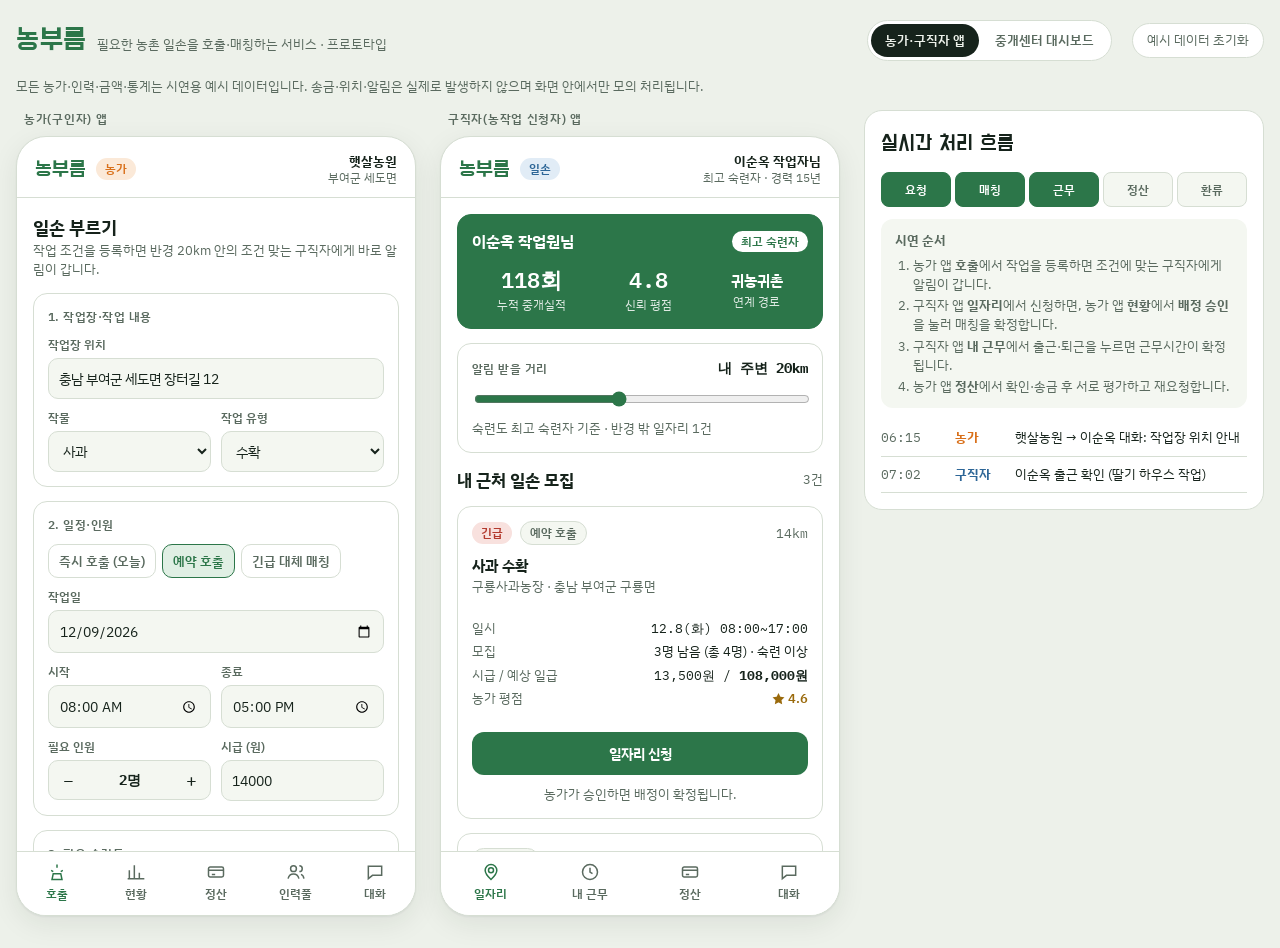
<file: index.html>
<!doctype html><html><head><meta charset=utf8><meta name=viewport content="width=device-width,initial-scale=1,viewport-fit=cover"><style>:root{color-scheme:light;box-sizing:border-box;padding-top:env(safe-area-inset-top,0px);padding-bottom:env(safe-area-inset-bottom,0px)}html{scroll-padding-top:env(safe-area-inset-top,0px)}body{margin:0;padding:0;font:14px -apple-system,BlinkMacSystemFont,sans-serif;background:#fff;color:#000}img{max-width:100%}[hidden]:not([hidden=until-found i]){display:none!important}</style></head><body>
<title>농부름</title>
<meta name="claude:viewport-fit-sides" content="cover">
<link rel="preconnect" href="https://fonts.googleapis.com">
<link rel="stylesheet" href="https://fonts.googleapis.com/css2?family=Do+Hyeon&family=IBM+Plex+Sans+KR:wght@400;500;600;700&family=IBM+Plex+Mono:wght@500;600&display=swap">
<style>
/* Layout: 상단 바 + [농가 앱 | 구직자 앱 | 실시간 흐름] 3열 시연 화면, 별도 탭에 중개센터 웹 대시보드 */
:root{
  --bg:#EDF1EA; --surface:#FFFFFF; --surface-2:#F4F7F1; --ink:#16231B; --muted:#5A6A5F; --line:#D6DED3;
  --green:#2C7649; --green-soft:#E0EFE4; --on-green:#FFFFFF;
  --call:#D9701A; --call-soft:#FBE9D8; --on-call:#FFFFFF;
  --warn:#9A6A0C; --warn-soft:#FBF1D6; --info:#2D6697; --info-soft:#E1ECF6; --danger:#B33A2E; --danger-soft:#F8E1DE;
  --shadow:0 1px 2px rgba(22,35,27,.06),0 8px 28px rgba(22,35,27,.08);
  --f-display:"Do Hyeon","IBM Plex Sans KR","Apple SD Gothic Neo","Malgun Gothic",sans-serif;
  --f-body:"IBM Plex Sans KR","Apple SD Gothic Neo","Malgun Gothic",system-ui,sans-serif;
  --f-num:"IBM Plex Mono",ui-monospace,"SFMono-Regular",monospace;
}
@media (prefers-color-scheme:dark){:root:not([data-theme="light"]){
  --bg:#0F1511; --surface:#17201A; --surface-2:#1D2821; --ink:#E4ECE5; --muted:#98A89D; --line:#2A382F;
  --green:#4DB277; --green-soft:#1C3325; --on-green:#0D1A12;
  --call:#F0954A; --call-soft:#3A2817; --on-call:#1F1206;
  --warn:#E2B44E; --warn-soft:#352B12; --info:#7DB2E2; --info-soft:#17293A; --danger:#EC7C70; --danger-soft:#3A1C19;
  --shadow:0 1px 2px rgba(0,0,0,.4),0 8px 28px rgba(0,0,0,.35); color-scheme:dark}}
:root[data-theme="dark"]{
  --bg:#0F1511; --surface:#17201A; --surface-2:#1D2821; --ink:#E4ECE5; --muted:#98A89D; --line:#2A382F;
  --green:#4DB277; --green-soft:#1C3325; --on-green:#0D1A12;
  --call:#F0954A; --call-soft:#3A2817; --on-call:#1F1206;
  --warn:#E2B44E; --warn-soft:#352B12; --info:#7DB2E2; --info-soft:#17293A; --danger:#EC7C70; --danger-soft:#3A1C19;
  --shadow:0 1px 2px rgba(0,0,0,.4),0 8px 28px rgba(0,0,0,.35); color-scheme:dark}
*{box-sizing:border-box}
body{background:var(--bg);color:var(--ink);font-family:var(--f-body);font-size:14px;line-height:1.5;
  padding-left:max(16px,env(safe-area-inset-left,0px));padding-right:max(16px,env(safe-area-inset-right,0px));padding-block:0 32px}
button,input,select{font:inherit;color:inherit}
button{cursor:pointer}
:focus-visible{outline:2px solid var(--call);outline-offset:2px}
.num{font-family:var(--f-num);font-variant-numeric:tabular-nums}
h1,h2,h3{text-wrap:balance;margin:0}

/* top bar */
.top{display:flex;flex-wrap:wrap;align-items:center;gap:12px 20px;max-width:1320px;margin:0 auto;padding-block:18px 14px}
.brand{display:flex;align-items:baseline;gap:10px;margin-right:auto}
.brand b{font-family:var(--f-display);font-weight:400;font-size:30px;letter-spacing:.5px;color:var(--green)}
.brand span{color:var(--muted);font-size:13px}
.seg{display:inline-flex;background:var(--surface);border:1px solid var(--line);border-radius:999px;padding:3px;gap:2px}
.seg button{border:0;background:transparent;padding:7px 14px;border-radius:999px;font-weight:600;font-size:13px;color:var(--muted);position:relative}
.seg button[aria-pressed="true"]{background:var(--ink);color:var(--bg)}
.ghost{border:1px solid var(--line);background:var(--surface);border-radius:999px;padding:7px 14px;font-size:13px;color:var(--muted)}
.note{max-width:1320px;margin:0 auto 14px;font-size:12.5px;color:var(--muted)}

/* demo grid */
.demo{max-width:1320px;margin:0 auto;display:grid;grid-template-columns:400px 400px minmax(0,1fr);gap:24px;align-items:start}
.devseg{display:none;margin:0 auto 12px;max-width:440px}
.device{background:var(--surface);border:1px solid var(--line);border-radius:30px;box-shadow:var(--shadow);height:780px;display:flex;flex-direction:column;overflow:hidden;position:relative;min-width:0}
.devlabel{font-size:12px;font-weight:600;letter-spacing:.06em;color:var(--muted);margin:0 0 8px 8px}
.dhead{padding:16px 18px 12px;border-bottom:1px solid var(--line);display:flex;align-items:center;gap:10px}
.dhead .logo{font-family:var(--f-display);font-size:22px;color:var(--green);line-height:1}
.dhead .who{margin-left:auto;text-align:right;font-size:12px;color:var(--muted);line-height:1.3}
.dhead .who b{display:block;color:var(--ink);font-size:13px}
.screen{flex:1;overflow-y:auto;padding:16px 16px 20px;display:flex;flex-direction:column;gap:14px}
.bnav{display:grid;border-top:1px solid var(--line);background:var(--surface)}
.bnav button{border:0;background:transparent;padding:10px 4px 12px;font-size:12px;font-weight:600;color:var(--muted);display:flex;flex-direction:column;align-items:center;gap:3px;position:relative}
.bnav button svg{width:20px;height:20px;stroke:currentColor;fill:none;stroke-width:1.8}
.bnav button[aria-current="true"]{color:var(--green)}
.dot{position:absolute;top:7px;right:calc(50% - 16px);width:8px;height:8px;border-radius:50%;background:var(--call)}
.toast{position:absolute;left:12px;right:12px;top:64px;z-index:5;background:var(--ink);color:var(--bg);border-radius:14px;padding:12px 14px;font-size:13px;display:flex;gap:10px;align-items:flex-start;box-shadow:var(--shadow);transform:translateY(-8px);opacity:0;pointer-events:none;transition:.25s}
.toast.on{opacity:1;transform:none}
.toast i{font-style:normal;background:var(--call);color:var(--on-call);border-radius:6px;padding:1px 6px;font-size:11px;font-weight:700;flex:none;margin-top:1px}

/* common pieces */
.sect{font-size:12px;font-weight:600;color:var(--muted);letter-spacing:.04em;display:flex;justify-content:space-between;align-items:center}
.card{border:1px solid var(--line);border-radius:14px;padding:14px;background:var(--surface);display:flex;flex-direction:column;gap:10px}
.card.hi{border-color:var(--call);box-shadow:0 0 0 3px var(--call-soft)}
.row{display:flex;align-items:center;gap:8px;flex-wrap:wrap}
.row.sb{justify-content:space-between}
.title{font-weight:700;font-size:15px}
.sub{font-size:12.5px;color:var(--muted)}
.chip{display:inline-flex;align-items:center;gap:4px;border-radius:999px;padding:2px 9px;font-size:11.5px;font-weight:600;white-space:nowrap}
.c-open{background:var(--call-soft);color:var(--call)}
.c-match{background:var(--info-soft);color:var(--info)}
.c-work{background:var(--green-soft);color:var(--green)}
.c-pay{background:var(--warn-soft);color:var(--warn)}
.c-done{background:var(--surface-2);color:var(--muted);border:1px solid var(--line)}
.c-urgent{background:var(--danger-soft);color:var(--danger)}
.lv{border:1px solid var(--line);color:var(--ink);background:var(--surface-2)}
.lv.master{border-color:var(--warn);color:var(--warn);background:var(--warn-soft)}
.lv.expert{border-color:var(--info);color:var(--info);background:var(--info-soft)}
.btn{border:0;border-radius:12px;padding:11px 14px;font-weight:700;font-size:14px;background:var(--green);color:var(--on-green)}
.btn.call{background:var(--call);color:var(--on-call)}
.btn.line{background:transparent;border:1px solid var(--line);color:var(--ink)}
.btn.sm{padding:7px 11px;font-size:12.5px;border-radius:10px}
.btn.wide{width:100%}
.btn:disabled{opacity:.45;cursor:not-allowed}
.kv{display:grid;grid-template-columns:auto 1fr;gap:4px 12px;font-size:13px}
.kv dt{color:var(--muted)} .kv dd{margin:0;text-align:right}
.bar{height:6px;border-radius:99px;background:var(--surface-2);border:1px solid var(--line);overflow:hidden}
.bar>span{display:block;height:100%;background:var(--green)}
.person{display:flex;align-items:center;gap:10px}
.av{width:34px;height:34px;border-radius:50%;display:grid;place-items:center;font-weight:700;font-size:13px;background:var(--green-soft);color:var(--green);flex:none}
.av.empty{background:transparent;border:1.5px dashed var(--line);color:var(--muted)}
.person .meta{min-width:0;flex:1}
.person .meta b{font-size:13.5px}
.star{color:var(--warn);font-weight:600;font-size:12.5px}
.money{font-family:var(--f-num);font-weight:600;font-variant-numeric:tabular-nums}
.big{font-size:22px}
.empty-st{border:1px dashed var(--line);border-radius:14px;padding:22px;text-align:center;color:var(--muted);font-size:13px}

/* form */
.fgrid{display:grid;grid-template-columns:1fr 1fr;gap:10px}
.field{display:flex;flex-direction:column;gap:4px;min-width:0}
.field.full{grid-column:1/-1}
.field label{font-size:12px;font-weight:600;color:var(--muted)}
.field input,.field select{border:1px solid var(--line);background:var(--surface-2);border-radius:10px;padding:9px 10px;width:100%;min-width:0}
.opts{display:flex;gap:6px;flex-wrap:wrap}
.opt{border:1px solid var(--line);background:var(--surface);border-radius:10px;padding:7px 10px;font-size:12.5px;font-weight:600;color:var(--muted)}
.opt[aria-pressed="true"]{border-color:var(--green);background:var(--green-soft);color:var(--green)}
.step{display:flex;align-items:center;border:1px solid var(--line);border-radius:10px;overflow:hidden;background:var(--surface-2)}
.step button{border:0;background:transparent;width:38px;height:38px;font-size:18px}
.step span{flex:1;text-align:center;font-weight:700}
.estimate{background:var(--surface-2);border-radius:12px;padding:12px;display:flex;justify-content:space-between;align-items:center;gap:8px}
.err{color:var(--danger);font-size:12.5px}
input[type=range]{width:100%;accent-color:var(--green)}

/* chat */
.threads{display:flex;gap:6px;overflow-x:auto;padding-bottom:2px}
.thread{border:1px solid var(--line);background:var(--surface);border-radius:999px;padding:6px 12px;font-size:12.5px;white-space:nowrap;font-weight:600;color:var(--muted)}
.thread[aria-pressed="true"]{background:var(--ink);color:var(--bg);border-color:var(--ink)}
.msgs{display:flex;flex-direction:column;gap:8px;flex:1}
.msg{max-width:80%;padding:9px 12px;border-radius:14px;font-size:13.5px;background:var(--surface-2);border:1px solid var(--line);align-self:flex-start;overflow-wrap:anywhere}
.msg.me{align-self:flex-end;background:var(--green);color:var(--on-green);border-color:var(--green)}
.msg.sys{align-self:center;background:transparent;border:0;font-size:12px;color:var(--muted);text-align:center}
.msg small{display:block;font-size:10.5px;opacity:.7;margin-top:2px}
.composer{display:flex;gap:8px;padding:10px 12px;border-top:1px solid var(--line)}
.composer input{flex:1;min-width:0;border:1px solid var(--line);background:var(--surface-2);border-radius:999px;padding:9px 14px}
.stars{display:flex;gap:2px}
.stars button{border:0;background:transparent;font-size:22px;line-height:1;padding:2px;color:var(--line)}
.stars button.on{color:var(--warn)}

/* log */
.logp{background:var(--surface);border:1px solid var(--line);border-radius:18px;padding:16px;min-width:0;display:flex;flex-direction:column;gap:12px;max-height:806px}
.logp h2{font-family:var(--f-display);font-weight:400;font-size:22px}
.flow{display:grid;grid-template-columns:repeat(5,1fr);gap:4px}
.flow div{text-align:center;font-size:11.5px;font-weight:600;padding:8px 2px;border-radius:8px;background:var(--surface-2);color:var(--muted);border:1px solid var(--line)}
.flow div.on{background:var(--green);color:var(--on-green);border-color:var(--green)}
.loglist{overflow-y:auto;display:flex;flex-direction:column;gap:0;font-size:13px}
.loglist div{display:grid;grid-template-columns:66px 52px 1fr;gap:8px;padding:8px 0;border-bottom:1px solid var(--line)}
.loglist time{color:var(--muted)}
.who-f{color:var(--call);font-weight:700}.who-w{color:var(--info);font-weight:700}.who-s{color:var(--green);font-weight:700}
.guide{font-size:12.5px;color:var(--muted);background:var(--surface-2);border-radius:12px;padding:12px 14px}
.guide ol{margin:6px 0 0;padding-left:18px;display:flex;flex-direction:column;gap:3px}

/* center dashboard */
.dash{max-width:1320px;margin:0 auto;display:flex;flex-direction:column;gap:18px}
.dash h2{font-family:var(--f-display);font-weight:400;font-size:26px}
.kpis{display:grid;grid-template-columns:repeat(4,minmax(0,1fr));gap:12px}
.kpi{background:var(--surface);border:1px solid var(--line);border-radius:16px;padding:16px;display:flex;flex-direction:column;gap:4px}
.kpi span{font-size:12.5px;color:var(--muted);font-weight:600}
.kpi b{font-family:var(--f-num);font-size:28px;font-weight:600}
.kpi small{font-size:12px;color:var(--muted)}
.dgrid{display:grid;grid-template-columns:minmax(0,1.4fr) minmax(0,1fr);gap:16px}
.panel{background:var(--surface);border:1px solid var(--line);border-radius:16px;padding:18px;display:flex;flex-direction:column;gap:12px;min-width:0}
.panel h3{font-size:16px}
.tag-ex{font-size:11px;font-weight:600;color:var(--warn);background:var(--warn-soft);border-radius:6px;padding:2px 7px;margin-left:6px;vertical-align:middle}
.tbl-wrap{overflow-x:auto}
table{border-collapse:collapse;width:100%;font-size:13px;min-width:620px}
th{text-align:left;font-size:12px;color:var(--muted);font-weight:600;padding:8px 10px;border-bottom:1px solid var(--line);white-space:nowrap}
td{padding:9px 10px;border-bottom:1px solid var(--line);white-space:nowrap}
td.r,th.r{text-align:right}
svg.chart{width:100%;height:auto;display:block}
svg.chart text{fill:var(--muted);font-family:var(--f-body);font-size:11px}
.legend{display:flex;gap:14px;font-size:12px;color:var(--muted);flex-wrap:wrap}
.legend i{display:inline-block;width:10px;height:10px;border-radius:3px;margin-right:5px;vertical-align:-1px}
.regbar{display:grid;grid-template-columns:110px 1fr 52px;gap:10px;align-items:center;font-size:13px}
.insight{border-left:3px solid var(--call);background:var(--call-soft);padding:10px 12px;border-radius:0 10px 10px 0;font-size:13px}
.ctrls{display:flex;gap:10px;flex-wrap:wrap;align-items:center}
.ctrls select{border:1px solid var(--line);background:var(--surface-2);border-radius:10px;padding:8px 10px}

@media (max-width:1240px){.demo{grid-template-columns:400px 400px}.logp{grid-column:1/-1;max-height:none}.loglist{max-height:320px}.demo{justify-content:center}}
@media (max-width:900px){
  .demo{grid-template-columns:minmax(0,440px)}
  .devseg{display:flex}.devseg .seg{width:100%}.devseg .seg button{flex:1}
  .demo[data-show="farmer"] .col-worker,.demo[data-show="worker"] .col-farmer{display:none}
  .device{height:720px}.devlabel{display:none}
  .kpis{grid-template-columns:repeat(2,minmax(0,1fr))}.dgrid{grid-template-columns:minmax(0,1fr)}
}
@media (max-width:420px){.fgrid{grid-template-columns:1fr}.device{border-radius:22px}}
@media (prefers-reduced-motion:reduce){*{transition:none!important}}
</style>

<header class="top">
  <div class="brand"><b>농부름</b><span>필요한 농촌 일손을 호출·매칭하는 서비스 · 프로토타입</span></div>
  <div class="seg" role="group" aria-label="화면 전환">
    <button id="v-demo" data-act="view" data-v="demo" aria-pressed="true">농가·구직자 앱</button>
    <button id="v-center" data-act="view" data-v="center" aria-pressed="false">중개센터 대시보드</button>
  </div>
  <button class="ghost" id="reset" data-act="reset">예시 데이터 초기화</button>
</header>
<p class="note">모든 농가·인력·금액·통계는 시연용 예시 데이터입니다. 송금·위치·알림은 실제로 발생하지 않으며 화면 안에서만 모의 처리됩니다.</p>

<section id="view-demo">
  <div class="devseg"><div class="seg" role="group" aria-label="앱 선택">
    <button id="ds-farmer" data-act="devshow" data-d="farmer" aria-pressed="true">농가 앱</button>
    <button id="ds-worker" data-act="devshow" data-d="worker" aria-pressed="false">구직자 앱</button>
  </div></div>
  <div class="demo" id="demo" data-show="farmer">
    <div class="col-farmer"><p class="devlabel">농가(구인자) 앱</p>
      <div class="device" id="dev-farmer">
        <div class="dhead"><span class="logo">농부름</span><span class="chip c-open">농가</span><div class="who"><b id="farm-name"></b><span id="farm-addr"></span></div></div>
        <div class="toast" id="toast-farmer"></div>
        <div class="screen" id="scr-farmer"></div>
        <div id="cmp-farmer"></div>
        <nav class="bnav" id="nav-farmer" style="grid-template-columns:repeat(5,1fr)"></nav>
      </div>
    </div>
    <div class="col-worker"><p class="devlabel">구직자(농작업 신청자) 앱</p>
      <div class="device" id="dev-worker">
        <div class="dhead"><span class="logo">농부름</span><span class="chip c-match">일손</span><div class="who"><b id="me-name"></b><span id="me-sub"></span></div></div>
        <div class="toast" id="toast-worker"></div>
        <div class="screen" id="scr-worker"></div>
        <div id="cmp-worker"></div>
        <nav class="bnav" id="nav-worker" style="grid-template-columns:repeat(4,1fr)"></nav>
      </div>
    </div>
    <aside class="logp">
      <h2>실시간 처리 흐름</h2>
      <div class="flow" id="flow"><div>요청</div><div>매칭</div><div>근무</div><div>정산</div><div>환류</div></div>
      <div class="guide"><b>시연 순서</b>
        <ol>
          <li>농가 앱 <b>호출</b>에서 작업을 등록하면 조건에 맞는 구직자에게 알림이 갑니다.</li>
          <li>구직자 앱 <b>일자리</b>에서 신청하면, 농가 앱 <b>현황</b>에서 <b>배정 승인</b>을 눌러 매칭을 확정합니다.</li>
          <li>구직자 앱 <b>내 근무</b>에서 출근·퇴근을 누르면 근무시간이 확정됩니다.</li>
          <li>농가 앱 <b>정산</b>에서 확인·송금 후 서로 평가하고 재요청합니다.</li>
        </ol>
      </div>
      <div class="loglist" id="log"></div>
    </aside>
  </div>
</section>

<section id="view-center" hidden>
  <div class="dash" id="dash"></div>
</section>

<script>
(function(){
const DAY=['일','월','화','수','목','금','토'];
const MIN_WAGE=10320; // 2026년 최저시급
const LEVELS={basic:{n:'일반',r:0},skilled:{n:'숙련',r:1},expert:{n:'전문 기술자',r:2},master:{n:'최고 숙련자',r:3}};
const CROPS={'벼':['수확 보조','논 정지작업','모내기'],'사과':['수확','적과','봉지 씌우기'],'딸기':['하우스 작업','정식','수확'],'고추':['수확','정식','지주 설치'],'마늘':['파종','수확','비닐 피복'],'양파':['정식','수확']};
const ICON={
 call:'<svg viewBox="0 0 24 24"><path d="M12 3v4M5 10l2.5 1.5M19 10l-2.5 1.5"/><path d="M6 21h12l-1.5-7h-9z"/></svg>',
 status:'<svg viewBox="0 0 24 24"><path d="M4 20V10M10 20V4M16 20v-7M22 20H2"/></svg>',
 pay:'<svg viewBox="0 0 24 24"><rect x="3" y="6" width="18" height="12" rx="2"/><path d="M3 10h18M7 15h4"/></svg>',
 pool:'<svg viewBox="0 0 24 24"><circle cx="9" cy="8" r="3.5"/><path d="M2.5 20c.8-3.5 3.4-5.5 6.5-5.5s5.7 2 6.5 5.5M16 4.5a3.5 3.5 0 0 1 0 7M18 14.8c2 .8 3.2 2.6 3.5 5.2"/></svg>',
 chat:'<svg viewBox="0 0 24 24"><path d="M4 5h16v11H9l-5 4z"/></svg>',
 jobs:'<svg viewBox="0 0 24 24"><circle cx="12" cy="10" r="3"/><path d="M12 21s-7-6.2-7-11a7 7 0 0 1 14 0c0 4.8-7 11-7 11z"/></svg>',
 work:'<svg viewBox="0 0 24 24"><circle cx="12" cy="12" r="9"/><path d="M12 7v5l3 2"/></svg>'
};

function pad(n){return String(n).padStart(2,'0')}
function ymd(d){return d.getFullYear()+'-'+pad(d.getMonth()+1)+'-'+pad(d.getDate())}
function addDays(n){const d=new Date();d.setHours(0,0,0,0);d.setDate(d.getDate()+n);return ymd(d)}
const TODAY=addDays(0);
function dlabel(s){const[y,m,d]=s.split('-').map(Number);return m+'.'+d+'('+DAY[new Date(y,m-1,d).getDay()]+')'}
function toMin(t){const[h,m]=t.split(':').map(Number);return h*60+m}
function hrs(a,b){let h=(toMin(b)-toMin(a))/60;if(h>=8)h-=1;return Math.max(0,h)}
function won(n){return Math.round(n).toLocaleString('ko-KR')+'원'}
function now(){const d=new Date();return pad(d.getHours())+':'+pad(d.getMinutes())+':'+pad(d.getSeconds())}
function esc(s){return String(s).replace(/[&<>"']/g,c=>({'&':'&amp;','<':'&lt;','>':'&gt;','"':'&quot;',"'":'&#39;'}[c]))}
function initials(n){return n.slice(0,1)}

function seed(){
 return {
  me:'w_lee', farm:'f_sun', radius:20,
  farms:{
   f_sun:{n:'햇살농원',a:'충남 부여군 세도면 장터길 12',dist:5.4,rating:4.8},
   f_daebak:{n:'대박딸기농원',a:'충남 부여군 규암면',dist:6.2,rating:4.7},
   f_gu:{n:'구룡사과농장',a:'충남 부여군 구룡면',dist:14.0,rating:4.6},
   f_eun:{n:'은산고추농가',a:'충남 부여군 은산면',dist:26.5,rating:4.5}
  },
  workers:{
   w_kim:{n:'김민수',lv:'expert',y:5,rt:4.9,cnt:42,sk:'모내기·이앙 / 트랙터',src:'청년 구직자',dist:3.2},
   w_park:{n:'박철우',lv:'expert',y:6,rt:4.7,cnt:37,sk:'트랙터 운전 / 밭 정지작업',src:'도시 유휴인력',dist:4.1},
   w_lee:{n:'이순옥',lv:'master',y:15,rt:4.8,cnt:118,sk:'딸기 수확 / 토마토 정식',src:'귀농귀촌',dist:5.4},
   w_choi:{n:'최영자',lv:'skilled',y:3,rt:4.6,cnt:19,sk:'사과 수확 / 적과',src:'도시 유휴인력',dist:8.5},
   w_han:{n:'한미경',lv:'skilled',y:4,rt:4.8,cnt:27,sk:'고추 수확 / 마늘 파종',src:'귀농귀촌',dist:6.7},
   w_jung:{n:'정우진',lv:'basic',y:1,rt:4.5,cnt:6,sk:'단순 수확 보조',src:'청년 구직자',dist:12.0},
   w_oh:{n:'오태식',lv:'expert',y:9,rt:4.9,cnt:64,sk:'과수 전정 / 방제',src:'도시 유휴인력',dist:15.3}
  },
  jobs:[
   {id:'j2',farm:'f_sun',crop:'딸기',task:'하우스 작업',date:addDays(0),st:'07:00',en:'13:00',need:1,lv:'skilled',pay:14000,mode:'즉시',urgent:false,as:[{w:'w_lee',s:'출근',in:'07:02'}]},
   {id:'j1',farm:'f_sun',crop:'사과',task:'수확',date:addDays(2),st:'08:00',en:'17:00',need:3,lv:'skilled',pay:14000,mode:'예약',urgent:false,as:[{w:'w_kim',s:'배정'},{w:'w_park',s:'배정'}],ap:[{w:'w_oh',t:'08:41'}]},
   {id:'j3',farm:'f_sun',crop:'마늘',task:'파종',date:addDays(-3),st:'08:00',en:'17:00',need:1,lv:'basic',pay:13000,mode:'예약',urgent:false,as:[{w:'w_park',s:'완료',in:'08:00',out:'17:00',h:8}]},
   {id:'j4',farm:'f_daebak',crop:'딸기',task:'정식',date:addDays(3),st:'08:00',en:'17:00',need:2,lv:'skilled',pay:14000,mode:'예약',urgent:false,as:[{w:'w_han',s:'배정'}]},
   {id:'j5',farm:'f_gu',crop:'사과',task:'수확',date:addDays(4),st:'08:00',en:'17:00',need:4,lv:'skilled',pay:13500,mode:'예약',urgent:true,as:[{w:'w_choi',s:'배정'}]},
   {id:'j6',farm:'f_eun',crop:'고추',task:'수확',date:addDays(6),st:'07:00',en:'16:00',need:2,lv:'basic',pay:12500,mode:'예약',urgent:false,as:[]},
   {id:'j0',farm:'f_daebak',crop:'딸기',task:'수확',date:addDays(-7),st:'07:00',en:'13:00',need:1,lv:'skilled',pay:14000,mode:'즉시',urgent:false,as:[{w:'w_lee',s:'완료',in:'07:00',out:'13:00',h:6,paid:true,fr:5,wr:5}]}
  ],
  chats:{
   'f_sun|w_lee':[{f:'sys',t:'매칭이 완료되어 대화방이 열렸습니다.'},{f:'farm',t:'이순옥 님 안녕하세요. 세도면 장터길 12번지 햇살농원으로 오시면 됩니다.',tm:'06:15'},{f:'worker',t:'네 확인했습니다. 7시 전에 도착할게요!',tm:'06:20'}],
   'f_sun|w_kim':[{f:'sys',t:'매칭이 완료되어 대화방이 열렸습니다.'},{f:'worker',t:'모레 사과 수확, 장갑과 수확 바구니 챙겨가겠습니다.',tm:'어제'}],
   'f_daebak|w_lee':[{f:'farm',t:'지난번 수확 정말 깔끔했어요. 정식 때도 부탁드려요.',tm:'지난주'}]
  },
  tab:{farmer:'call',worker:'jobs'},
  chatSel:{farmer:'w_lee',worker:'f_sun'},
  form:{crop:'사과',task:'수확',date:addDays(5),st:'08:00',en:'17:00',need:2,lv:'skilled',pay:14000,mode:'예약',urgent:false,prefer:null},
  dot:{farmer:{},worker:{}},
  log:[{t:'06:15',who:'f',m:'햇살농원 → 이순옥 대화: 작업장 위치 안내'},{t:'07:02',who:'w',m:'이순옥 출근 확인 (딸기 하우스 작업)'}],
  hi:{},
  stage:2,
  seq:10
 };
}
let S;
try{const raw=localStorage.getItem('nongbureum-v2');S=raw?JSON.parse(raw):seed();}catch(e){S=seed();}
function save(){try{localStorage.setItem('nongbureum-v2',JSON.stringify(S))}catch(e){}}

const W=id=>S.workers[id], F=id=>S.farms[id], J=id=>S.jobs.find(j=>j.id===id);
function jh(j){return hrs(j.st,j.en)}
function status(j){
 const a=j.as;
 if(a.length&&a.every(x=>x.paid))return['정산완료','c-done'];
 if(a.some(x=>x.s==='완료')&&a.every(x=>x.s==='완료'))return['정산대기','c-pay'];
 if(a.some(x=>x.s==='출근'||x.s==='완료'))return['작업중','c-work'];
 if(a.length>=j.need)return['매칭완료','c-match'];
 if((j.ap||[]).length)return['승인대기','c-pay'];
 return['모집중','c-open'];
}
function lvChip(l){return `<span class="chip lv ${l}">${LEVELS[l].n}</span>`}
function log(who,m){S.log.unshift({t:now(),who,m});}
function setStage(n){S.stage=Math.max(S.stage,n)}
const toastT={};
function toast(dev,msg,tag){
 const el=document.getElementById('toast-'+dev);
 el.innerHTML=`<i>${tag||'알림'}</i><span>${msg}</span>`;el.classList.add('on');
 clearTimeout(toastT[dev]);toastT[dev]=setTimeout(()=>el.classList.remove('on'),3800);
 const ds=document.getElementById('ds-'+dev);
 if(ds&&document.getElementById('demo').dataset.show!==dev)ds.innerHTML=(dev==='farmer'?'농가 앱':'구직자 앱')+' ●';
}

/* ---------- FARMER ---------- */
const FTABS=[['call','호출'],['status','현황'],['pay','정산'],['pool','인력풀'],['chat','대화']];
function farmerJobs(){return S.jobs.filter(j=>j.farm===S.farm)}
function renderFarmer(){
 const f=F(S.farm);
 document.getElementById('farm-name').textContent=f.n;
 document.getElementById('farm-addr').textContent='부여군 세도면';
 const t=S.tab.farmer;
 document.getElementById('nav-farmer').innerHTML=FTABS.map(([k,n])=>`<button data-act="tab" data-dev="farmer" data-tab="${k}" aria-current="${t===k}">${ICON[k]}${n}${S.dot.farmer[k]?'<span class="dot"></span>':''}</button>`).join('');
 const sc=document.getElementById('scr-farmer');
 sc.innerHTML=({call:fCall,status:fStatus,pay:fPay,pool:fPool,chat:fChat})[t]();
 document.getElementById('cmp-farmer').innerHTML=t==='chat'?composer('farmer'):'';
}
function fCall(){
 const fm=S.form,h=hrs(fm.st,fm.en),err=formErr();
 const pre=fm.prefer?`<div class="insight"><b>${W(fm.prefer).n}</b> 님에게 우선 요청합니다. 수락하지 않으면 주변 인력에게 공개됩니다. <button class="btn sm line" data-act="clearPrefer">해제</button></div>`:'';
 return `
 <div><div class="title" style="font-size:18px">일손 부르기</div><div class="sub">작업 조건을 등록하면 반경 20km 안의 조건 맞는 구직자에게 바로 알림이 갑니다.</div></div>
 ${pre}
 <div class="card">
  <div class="sect">1. 작업장·작업 내용</div>
  <div class="field full"><label>작업장 위치</label><input value="${esc(F(S.farm).a)}" readonly></div>
  <div class="fgrid">
   <div class="field"><label for="f-crop">작물</label><select id="f-crop" data-f="crop">${Object.keys(CROPS).map(c=>`<option ${c===fm.crop?'selected':''}>${c}</option>`).join('')}</select></div>
   <div class="field"><label for="f-task">작업 유형</label><select id="f-task" data-f="task">${CROPS[fm.crop].map(c=>`<option ${c===fm.task?'selected':''}>${c}</option>`).join('')}</select></div>
  </div>
 </div>
 <div class="card">
  <div class="sect">2. 일정·인원</div>
  <div class="opts"><button class="opt" data-act="fset" data-k="mode" data-v="즉시" aria-pressed="${fm.mode==='즉시'}">즉시 호출 (오늘)</button><button class="opt" data-act="fset" data-k="mode" data-v="예약" aria-pressed="${fm.mode==='예약'}">예약 호출</button><button class="opt" data-act="fset" data-k="urgent" data-v="${!fm.urgent}" aria-pressed="${fm.urgent}">긴급 대체 매칭</button></div>
  <div class="fgrid">
   <div class="field full"><label for="f-date">작업일</label><input type="date" id="f-date" data-f="date" value="${fm.mode==='즉시'?TODAY:fm.date}" min="${TODAY}" ${fm.mode==='즉시'?'disabled':''}></div>
   <div class="field"><label for="f-st">시작</label><input type="time" id="f-st" data-f="st" value="${fm.st}" step="1800"></div>
   <div class="field"><label for="f-en">종료</label><input type="time" id="f-en" data-f="en" value="${fm.en}" step="1800"></div>
   <div class="field"><label>필요 인원</label><div class="step"><button data-act="need" data-d="-1" aria-label="인원 줄이기">−</button><span class="num">${fm.need}명</span><button data-act="need" data-d="1" aria-label="인원 늘리기">+</button></div></div>
   <div class="field"><label for="f-pay">시급 (원)</label><input type="number" id="f-pay" data-f="pay" value="${fm.pay}" step="500" min="0" inputmode="numeric"></div>
  </div>
 </div>
 <div class="card">
  <div class="sect">3. 필요 숙련도</div>
  <div class="opts">${Object.entries(LEVELS).map(([k,v])=>`<button class="opt" data-act="fset" data-k="lv" data-v="${k}" aria-pressed="${fm.lv===k}">${v.n} 이상</button>`).join('')}</div>
  <div class="sub">지금 조건으로 알림을 받을 수 있는 구직자 <b class="num">${eligibleCount()}</b>명</div>
 </div>
 <div class="estimate"><div><div class="sub">예상 인건비 · ${h}시간${toMin(fm.en)-toMin(fm.st)>=540?' (휴게 1시간 제외)':''} × ${fm.need}명</div><div class="money big">${won(h*fm.pay*fm.need)}</div></div><div class="sub" style="text-align:right">1인 일급<br><b class="money">${won(h*fm.pay)}</b></div></div>
 ${err?`<div class="err">${err}</div>`:''}
 <button class="btn call wide" data-act="createJob" ${err?'disabled':''}>일손 ${fm.mode==='즉시'?'즉시':'예약'} 호출하기</button>
 <div class="sub" style="text-align:center">중개수수료 0원 · 근무 확정 후 정산</div>`;
}
function formErr(){
 const fm=S.form;
 if(!fm.st||!fm.en||toMin(fm.en)<=toMin(fm.st))return '종료 시각은 시작 시각보다 늦어야 합니다.';
 if(!(fm.pay>=MIN_WAGE))return `시급은 2026년 최저임금 ${MIN_WAGE.toLocaleString()}원 이상으로 입력해 주세요.`;
 if(fm.mode!=='즉시'&&fm.date<TODAY)return '작업일은 오늘 이후로 선택해 주세요.';
 return '';
}
function eligibleCount(){return Object.values(S.workers).filter(w=>LEVELS[w.lv].r>=LEVELS[S.form.lv].r&&w.dist<=20).length}
function personRow(a,j,opts){
 const w=W(a.w);const right=opts&&opts.right||'';
 return `<div class="person"><div class="av">${initials(w.n)}</div><div class="meta"><div class="row"><b>${w.n}</b>${lvChip(w.lv)}<span class="star">★ ${w.rt.toFixed(1)}</span></div><div class="sub">${w.sk} · 경력 ${w.y}년</div></div>${right}</div>`;
}
function asState(a){return a.paid?'<span class="chip c-done">정산완료</span>':a.s==='완료'?'<span class="chip c-pay">근무확정</span>':a.s==='출근'?`<span class="chip c-work">출근 ${a.in}</span>`:'<span class="chip c-match">배정</span>'}
function fStatus(){
 const js=farmerJobs().filter(j=>!j.as.every(a=>a.paid)||!j.as.length).sort((a,b)=>a.date.localeCompare(b.date));
 let tot=0,exp=0;js.forEach(j=>{exp+=jh(j)*j.need;j.as.forEach(a=>{if(a.s==='완료')tot+=a.h;else if(a.s==='출근')tot+=Math.min(jh(j),Math.max(0,(Date.now()-todayAt(a.in))/36e5))})});
 const pct=exp?Math.round(tot/exp*100):0;
 return `
 <div class="row sb"><div class="title" style="font-size:18px">내가 호출한 일손</div><span class="sub">총 ${js.length}건</span></div>
 ${(()=>{const n=js.reduce((s,j)=>s+(j.ap||[]).length,0);return n?`<div class="insight"><b>승인 대기 ${n}명</b> · 신청자의 숙련도·평점을 확인하고 배정 승인을 눌러 주세요.</div>`:''})()}
 <div class="card"><div class="row sb"><span class="sub">누적 작업시간 / 목표</span><span class="money">${tot.toFixed(1)}h / ${exp}h</span></div><div class="bar"><span style="width:${pct}%"></span></div><div class="sub">전체 공정 ${pct}% 진행</div></div>
 ${js.map(j=>{const[st,cl]=status(j);const empty=Math.max(0,j.need-j.as.length);
  return `<div class="card ${S.hi[j.id]?'hi':''}">
   <div class="row sb"><div class="row"><span class="chip ${cl}">${st}</span>${j.urgent?'<span class="chip c-urgent">긴급</span>':''}<span class="chip c-done">${j.mode} 호출</span></div><span class="sub num">${j.as.length}/${j.need}명</span></div>
   <div><div class="title">${j.crop} ${j.task}</div><div class="sub num">${dlabel(j.date)} · ${j.st}~${j.en} (${jh(j)}시간) · 시급 ${won(j.pay)}</div></div>
   ${j.as.map(a=>personRow(a,j,{right:asState(a)})).join('')}
   ${j.as.some(a=>a.s==='완료'&&!a.paid)?'<button class="btn call sm" data-act="tab" data-dev="farmer" data-tab="pay">정산하러 가기</button>':j.as.some(a=>a.s==='출근')?'<button class="btn sm line" data-act="tab" data-dev="farmer" data-tab="pay">근무 확정 · 정산</button>':''}
   ${(j.ap||[]).length?`<div class="sect">신청자 ${j.ap.length}명 · 승인 대기</div>`+j.ap.map(p=>{const w=W(p.w);return `<div class="card" style="padding:10px;gap:8px;background:var(--surface-2)">${personRow({w:p.w},j,{right:`<span class="sub num">${w.dist}km</span>`})}<div class="row sb"><span class="sub">신청 ${p.t} · 누적 ${w.cnt}회 · ${w.src}</span><div class="row"><button class="btn sm line" data-act="reject" data-j="${j.id}" data-w="${p.w}">반려</button><button class="btn sm call" data-act="approve" data-j="${j.id}" data-w="${p.w}" ${j.as.length>=j.need?'disabled':''}>${j.as.length>=j.need?'정원 마감':'배정 승인'}</button></div></div></div>`}).join(''):''}
   ${empty?Array.from({length:empty}).map(()=>`<div class="person"><div class="av empty">?</div><div class="meta sub">빈자리 · 신청을 기다리는 중</div></div>`).join(''):''}
  </div>`}).join('')||'<div class="empty-st">진행 중인 호출이 없습니다. 호출 탭에서 일손을 등록해 보세요.</div>'}`;
}
function todayAt(t){const d=new Date();const[h,m]=t.split(':').map(Number);d.setHours(h,m,0,0);return d.getTime()}
function fPay(){
 const items=[];farmerJobs().forEach(j=>j.as.forEach(a=>items.push({j,a})));
 const work=items.filter(x=>x.a.s!=='완료').sort((p,q)=>p.j.date.localeCompare(q.j.date));
 const pend=items.filter(x=>x.a.s==='완료'&&!x.a.paid),done=items.filter(x=>x.a.paid);
 const sum=pend.reduce((s,x)=>s+x.a.h*x.j.pay,0);
 return `
 <div><div class="title" style="font-size:18px">간편 송금 및 자동 정산</div><div class="sub">출·퇴근 기록으로 근무시간과 임금을 자동 산정합니다.</div></div>
 <div class="card"><div class="row sb"><span class="sub">정산 대기 합계</span><span class="money big">${won(sum)}</span></div><div class="sub">${pend.length}건 · 중개수수료 0원 (공공 중개)</div>
  ${pend.length?`<button class="btn call wide" data-act="payAll">정산 대기 ${pend.length}건 일괄 송금 · ${won(sum)}</button>`:''}</div>
 <div class="sect">① 송금할 근무 <span>${pend.length}건</span></div>
 ${pend.map(({j,a})=>`<div class="card ${S.hi['p'+j.id+a.w]?'hi':''}">
   <div class="row sb"><span class="chip c-pay">정산 대기</span><span class="sub num">${dlabel(j.date)}</span></div>
   ${personRow(a,j)}
   <dl class="kv"><dt>작업</dt><dd>${j.crop} ${j.task}</dd><dt>출·퇴근</dt><dd class="num">${a.in} ~ ${a.out}</dd><dt>인정 근무시간</dt><dd class="num">${a.h}시간</dd><dt>시급</dt><dd class="num">${won(j.pay)}</dd></dl>
   <div class="row sb"><span class="money big">${won(a.h*j.pay)}</span><button class="btn call sm" data-act="pay" data-j="${j.id}" data-w="${a.w}">정산하기 · 즉시 송금</button></div>
  </div>`).join('')||'<div class="empty-st">송금할 근무가 없습니다. 아래 ②에서 근무를 확정하면 여기에 정산 금액이 생깁니다.</div>'}
 <div class="sect">② 근무 확정 전 <span>${work.length}건</span></div>
 ${work.map(({j,a})=>{const h=jh(j);return `<div class="card">
   <div class="row sb">${asState(a)}<span class="sub num">${dlabel(j.date)} ${j.st}~${j.en}</span></div>
   ${personRow(a,j)}
   <div class="row sb"><span class="sub">${j.crop} ${j.task} · 예정 ${h}시간 · 예상 <b class="money">${won(h*j.pay)}</b></span><button class="btn sm" data-act="fconfirm" data-j="${j.id}" data-w="${a.w}">근무 확정</button></div>
  </div>`}).join('')||'<div class="empty-st">근무 중인 인력이 없습니다.</div>'}
 <div class="sub">작업자가 앱에서 퇴근을 누르면 자동으로 ①로 넘어옵니다. 작업자가 퇴근을 누르지 못했을 때는 농가가 직접 <b>근무 확정</b>을 누르면 됩니다.</div>
 ${done.length?`<div class="sect">③ 정산 완료 · 평가</div>`:''}
 ${done.map(({j,a})=>`<div class="card">
   <div class="row sb"><span class="chip c-done">송금 완료</span><span class="money">${won(a.h*j.pay)}</span></div>
   ${personRow(a,j)}
   <div class="sub">${dlabel(j.date)} ${j.crop} ${j.task} · ${a.h}시간</div>
   ${a.fr?`<div class="row sb"><span class="sub">내 평가 <span class="star">${'★'.repeat(a.fr)}</span></span><button class="btn sm line" data-act="rerequest" data-w="${a.w}" data-j="${j.id}">이 인력 다시 요청</button></div>`
     :`<div class="row sb"><span class="sub">근로자 평가</span><div class="stars">${[1,2,3,4,5].map(n=>`<button data-act="rateW" data-j="${j.id}" data-w="${a.w}" data-n="${n}" aria-label="${n}점">★</button>`).join('')}</div></div>`}
  </div>`).join('')}`;
}
function fconfirm(jid,wid){const j=J(jid),a=j.as.find(x=>x.w===wid);if(!a.in)a.in=j.st;a.s='완료';a.out=j.en;a.h=jh(j);setStage(2);
 log('f',`${F(j.farm).n} ${W(wid).n} 근무 확정 ${a.in}~${a.out} · ${a.h}시간`);log('s',`임금 자동 산정 ${won(a.h*j.pay)} (${a.h}h × ${won(j.pay)})`);
 if(wid===S.me)toast('worker',`${F(j.farm).n}이(가) 근무 ${a.h}시간을 확정했습니다.`,'근무');
 flash('p'+jid+wid);renderAll()}
let poolFilter='all';
function fPool(){
 const srcs=['all',...new Set(Object.values(S.workers).map(w=>w.src))];
 const ws=Object.entries(S.workers).filter(([,w])=>poolFilter==='all'||w.src===poolFilter).sort((a,b)=>b[1].rt-a[1].rt);
 const myHist=id=>S.jobs.filter(j=>j.farm===S.farm&&j.as.some(a=>a.w===id)).length;
 return `
 <div><div class="title" style="font-size:18px">등록 인력 조회</div><div class="sub">내국인 농촌 인력풀 · 경력, 평점, 우리 농가 근무 이력</div></div>
 <div class="opts">${srcs.map(s=>`<button class="opt" data-act="pool" data-v="${s}" aria-pressed="${poolFilter===s}">${s==='all'?'전체':s}</button>`).join('')}</div>
 ${ws.map(([id,w])=>`<div class="card">
   <div class="person"><div class="av">${initials(w.n)}</div><div class="meta"><div class="row"><b>${w.n}</b>${lvChip(w.lv)}</div><div class="sub">${w.src} · ${w.dist}km</div></div><div style="text-align:right"><div class="star">★ ${w.rt.toFixed(1)}</div><div class="sub">경력 ${w.y}년</div></div></div>
   <dl class="kv"><dt>특기 분야</dt><dd>${w.sk}</dd><dt>누적 참여</dt><dd class="num">${w.cnt}회</dd><dt>우리 농가 근무</dt><dd class="num">${myHist(id)}회</dd></dl>
   <button class="btn sm line" data-act="rerequest" data-w="${id}">이 인력에게 호출</button>
  </div>`).join('')}`;
}
function fChat(){
 const threads=Object.keys(S.chats).filter(k=>k.startsWith(S.farm+'|')).map(k=>k.split('|')[1]);
 if(!threads.includes(S.chatSel.farmer))S.chatSel.farmer=threads[0];
 const key=S.farm+'|'+S.chatSel.farmer;
 return `<div class="threads">${threads.map(w=>`<button class="thread" data-act="thread" data-dev="farmer" data-k="${w}" aria-pressed="${w===S.chatSel.farmer}">${W(w).n} 작업자</button>`).join('')}</div>
 <div class="msgs">${(S.chats[key]||[]).map(m=>msgHtml(m,'farm')).join('')}</div>`;
}
function msgHtml(m,mine){if(m.f==='sys')return `<div class="msg sys">${esc(m.t)}</div>`;return `<div class="msg ${m.f===mine?'me':''}">${esc(m.t)}<small>${esc(m.tm||'')}</small></div>`}
function composer(dev){return `<form class="composer" data-dev="${dev}"><input id="chat-${dev}" placeholder="메시지를 입력하세요" autocomplete="off" aria-label="메시지"><button class="btn sm" type="submit">전송</button></form>`}

/* ---------- WORKER ---------- */
const WTABS=[['jobs','일자리'],['work','내 근무'],['pay','정산'],['chat','대화']];
function renderWorker(){
 const me=W(S.me);
 document.getElementById('me-name').textContent=me.n+' 작업자님';
 document.getElementById('me-sub').textContent=LEVELS[me.lv].n+' · 경력 '+me.y+'년';
 const t=S.tab.worker;
 document.getElementById('nav-worker').innerHTML=WTABS.map(([k,n])=>`<button data-act="tab" data-dev="worker" data-tab="${k}" aria-current="${t===k}">${ICON[k]}${n}${S.dot.worker[k]?'<span class="dot"></span>':''}</button>`).join('');
 document.getElementById('scr-worker').innerHTML=({jobs:wJobs,work:wWork,pay:wPay,chat:wChat})[t]();
 document.getElementById('cmp-worker').innerHTML=t==='chat'?composer('worker'):'';
}
function openFor(me){
 return S.jobs.filter(j=>j.date>=TODAY&&j.as.length<j.need&&!j.as.some(a=>a.w===me)&&!(j.ap||[]).some(a=>a.w===me)&&!(j.rej||[]).includes(me)&&LEVELS[W(me).lv].r>=LEVELS[j.lv].r);
}
function wJobs(){
 const me=W(S.me);
 const all=openFor(S.me);
 const list=all.filter(j=>F(j.farm).dist<=S.radius).sort((a,b)=>(b.prefer===S.me)-(a.prefer===S.me)||(b.urgent-a.urgent)||a.date.localeCompare(b.date));
 const doneCnt=me.cnt;
 return `
 <div class="card" style="background:var(--green);color:var(--on-green);border-color:var(--green)">
  <div class="row sb"><b style="font-size:16px">${me.n} 작업원님</b><span class="chip" style="background:var(--surface);color:var(--green)">${LEVELS[me.lv].n}</span></div>
  <div class="row" style="justify-content:space-around;text-align:center">
   <div><div class="money big">${doneCnt}회</div><div style="font-size:12px;opacity:.85">누적 중개실적</div></div>
   <div><div class="money big">${me.rt.toFixed(1)}</div><div style="font-size:12px;opacity:.85">신뢰 평점</div></div>
   <div><div style="font-size:15px;font-weight:700;padding-top:4px">${me.src}</div><div style="font-size:12px;opacity:.85">연계 경로</div></div>
  </div>
 </div>
 <div class="card">
  <div class="row sb"><span class="sect">알림 받을 거리</span><b class="num">내 주변 ${S.radius}km</b></div>
  <input type="range" id="w-radius" min="5" max="40" step="5" value="${S.radius}" data-f="radius" aria-label="알림 반경">
  <div class="sub">숙련도 ${LEVELS[me.lv].n} 기준 · 반경 밖 일자리 ${all.length-list.length}건</div>
 </div>
 <div class="row sb"><div class="title" style="font-size:17px">내 근처 일손 모집</div><span class="sub">${list.length}건</span></div>
 ${list.map(j=>{const f=F(j.farm),h=jh(j),left=j.need-j.as.length;
  return `<div class="card ${S.hi['w'+j.id]?'hi':''}">
   <div class="row sb"><div class="row">${j.prefer===S.me?'<span class="chip c-open">나에게 재요청</span>':''}${j.urgent?'<span class="chip c-urgent">긴급</span>':''}<span class="chip c-done">${j.mode} 호출</span></div><span class="sub num">${f.dist}km</span></div>
   <div><div class="title">${j.crop} ${j.task}</div><div class="sub">${f.n} · ${f.a}</div></div>
   <dl class="kv"><dt>일시</dt><dd class="num">${dlabel(j.date)} ${j.st}~${j.en}</dd><dt>모집</dt><dd>${left}명 남음 (총 ${j.need}명) · ${LEVELS[j.lv].n} 이상</dd><dt>시급 / 예상 일급</dt><dd class="num">${won(j.pay)} / <b>${won(h*j.pay)}</b></dd><dt>농가 평점</dt><dd class="star">★ ${f.rating.toFixed(1)}</dd></dl>
   <button class="btn wide" data-act="accept" data-j="${j.id}">일자리 신청</button><div class="sub" style="text-align:center">농가가 승인하면 배정이 확정됩니다.</div>
  </div>`}).join('')||'<div class="empty-st">조건에 맞는 모집이 없습니다. 거리를 넓혀 보세요.</div>'}`;
}
function myAs(){const r=[];S.jobs.forEach(j=>j.as.forEach(a=>{if(a.w===S.me)r.push({j,a})}));return r}
function wWork(){
 const items=myAs().filter(x=>!x.a.paid).sort((a,b)=>a.j.date.localeCompare(b.j.date));
 const apps=S.jobs.filter(j=>(j.ap||[]).some(x=>x.w===S.me));
 return `<div><div class="title" style="font-size:18px">내 근무</div><div class="sub">출근·퇴근을 누르면 실제 근무시간이 기록됩니다.</div></div>
 ${apps.map(j=>{const f=F(j.farm);return `<div class="card ${S.hi['ww'+j.id]?'hi':''}"><div class="row sb"><span class="chip c-pay">승인 대기</span><span class="sub num">${dlabel(j.date)} ${j.st}~${j.en}</span></div><div><div class="title">${j.crop} ${j.task}</div><div class="sub">${f.n} · 시급 ${won(j.pay)}</div></div><div class="row sb"><span class="sub">농가가 신청을 검토하고 있습니다.</span><button class="btn sm line" data-act="cancelApply" data-j="${j.id}">신청 취소</button></div></div>`}).join('')}
 ${items.map(({j,a})=>{const f=F(j.farm);
  let act='';
  if(a.s==='배정')act=`<button class="btn wide" data-act="checkin" data-j="${j.id}">출근하기</button>${j.date!==TODAY?'<div class="sub" style="text-align:center">시연을 위해 작업일 이전에도 출근할 수 있습니다.</div>':''}`;
  else if(a.s==='출근')act=`<button class="btn call wide" data-act="checkout" data-j="${j.id}">퇴근 · 근무 확정 요청</button>`;
  else act=`<div class="sub">농가가 근무를 확인하면 바로 입금됩니다.</div>`;
  return `<div class="card ${S.hi['ww'+j.id]?'hi':''}">
   <div class="row sb">${asState(a)}<span class="sub num">${dlabel(j.date)}</span></div>
   <div><div class="title">${j.crop} ${j.task}</div><div class="sub">${f.n} · ${f.a}</div></div>
   <dl class="kv"><dt>예정 시간</dt><dd class="num">${j.st}~${j.en} (${jh(j)}시간)</dd>${a.in?`<dt>출근</dt><dd class="num">${a.in}</dd>`:''}${a.out?`<dt>퇴근</dt><dd class="num">${a.out} · ${a.h}시간 인정</dd>`:''}<dt>예상 임금</dt><dd class="money">${won((a.h||jh(j))*j.pay)}</dd></dl>
   ${act}
  </div>`}).join('')||(apps.length?'':'<div class="empty-st">예정된 근무가 없습니다. 일자리 탭에서 신청해 보세요.</div>')}`;
}
const BANKS=['NH농협은행','지역농협·축협','KB국민은행','신한은행','우리은행','하나은행','IBK기업은행','카카오뱅크','토스뱅크','우체국'];
function wallet(){if(!S.wallet)S.wallet={acct:{bank:'NH농협은행',no:'302-****-****-21'},out:[],ui:null,amt:'',err:''};return S.wallet}
const thisMonth=()=>TODAY.slice(0,7);
function earned(){return myAs().filter(x=>x.a.paid&&x.j.date.slice(0,7)===thisMonth()).reduce((s,x)=>s+x.a.h*x.j.pay,0)}
function sent(){return wallet().out.filter(o=>o.m===thisMonth()).reduce((s,o)=>s+o.amt,0)}
function balance(){return Math.max(0,earned()-sent())}
function walletCard(){
 const wl=wallet(),bal=balance(),e=earned(),sn=sent();
 let panel='';
 if(wl.ui==='form'){
  const amt=Number(wl.amt)||0;
  panel=`<div class="card" style="background:var(--surface-2)">
   <div class="row sb"><span class="sect">받는 계좌</span><button class="btn sm line" data-act="wAcct">변경</button></div>
   <div class="row sb"><b>${esc(wl.acct.bank)}</b><span class="num">${esc(wl.acct.no)}</span></div><div class="sub">예금주 ${W(S.me).n} (본인 명의)</div>
   <div class="field"><label for="w-amt">이체 금액 (원)</label><input id="w-amt" type="number" inputmode="numeric" min="1" step="1000" data-f="wamt" value="${wl.amt}" placeholder="0"></div>
   <div class="opts"><button class="opt" data-act="wQuick" data-v="50000">5만</button><button class="opt" data-act="wQuick" data-v="100000">10만</button><button class="opt" data-act="wQuick" data-v="${bal}">전액 ${won(bal)}</button></div>
   ${wl.err?`<div class="err">${wl.err}</div>`:''}
   <div class="row"><button class="btn line sm" data-act="wCancel">취소</button><button class="btn call" style="flex:1" data-act="wNext">다음</button></div>
  </div>`;
 } else if(wl.ui==='confirm'){
  panel=`<div class="card" style="background:var(--surface-2)">
   <div class="sect">이체 확인</div>
   <dl class="kv"><dt>받는 계좌</dt><dd>${esc(wl.acct.bank)} <span class="num">${esc(wl.acct.no)}</span></dd><dt>예금주</dt><dd>${W(S.me).n}</dd><dt>이체 금액</dt><dd class="money">${won(Number(wl.amt))}</dd><dt>수수료</dt><dd class="num">0원</dd><dt>이체 후 잔액</dt><dd class="num">${won(bal-Number(wl.amt))}</dd></dl>
   <div class="row"><button class="btn line sm" data-act="wBack">수정</button><button class="btn call" style="flex:1" data-act="wSend">${won(Number(wl.amt))} 이체하기</button></div>
  </div>`;
 } else if(wl.ui==='acct'){
  panel=`<div class="card" style="background:var(--surface-2)">
   <div class="sect">받는 계좌 변경</div>
   <div class="field"><label for="w-bank">은행</label><select id="w-bank">${BANKS.map(b=>`<option ${b===wl.acct.bank?'selected':''}>${b}</option>`).join('')}</select></div>
   <div class="field"><label for="w-no">계좌번호 (숫자만)</label><input id="w-no" inputmode="numeric" autocomplete="off" placeholder="예시 번호를 입력하세요"></div>
   <div class="sub">본인 명의 계좌만 등록할 수 있습니다. 실제 서비스에서는 1원 인증으로 예금주를 확인합니다. 시연 화면은 뒤 2자리만 보관합니다.</div>
   ${wl.err?`<div class="err">${wl.err}</div>`:''}
   <div class="row"><button class="btn line sm" data-act="wForm">취소</button><button class="btn" style="flex:1" data-act="wAcctSave">계좌 등록</button></div>
  </div>`;
 }
 const hist=wl.out.slice(-3).reverse();
 return `<div class="card">
  <div class="row sb"><span class="sub">${Number(thisMonth().slice(5))}월 받은 임금</span><span class="money">${won(e)}</span></div>
  <div class="row sb"><span class="sub">내 계좌로 이체</span><span class="money">− ${won(sn)}</span></div>
  <div class="row sb" style="border-top:1px solid var(--line);padding-top:8px"><b>이체 가능 금액</b><span class="money big">${won(bal)}</span></div>
  ${wl.ui?'':`<button class="btn call wide" data-act="wForm" ${bal?'':'disabled'}>내 계좌로 이체</button><div class="sub" style="text-align:center">${esc(wl.acct.bank)} ${esc(wl.acct.no)} · 수수료 0원</div>`}
  ${panel}
  ${hist.length?`<div class="sect">최근 이체</div>`+hist.map(o=>`<div class="row sb"><span class="sub num">${o.d} · ${esc(o.bank)} ${esc(o.no)}</span><span class="money">${won(o.amt)}</span></div>`).join(''):''}
 </div>`;
}
function wPay(){
 const items=myAs().filter(x=>x.a.s==='완료').sort((a,b)=>b.j.date.localeCompare(a.j.date));
 return `<div><div class="title" style="font-size:18px">내 정산 내역</div><div class="sub">근무시간 × 시급으로 자동 산정 · 수수료 0원</div></div>
 ${walletCard()}
 <div class="sect">근무별 정산</div>
 ${items.map(({j,a})=>{const f=F(j.farm);return `<div class="card ${S.hi['wp'+j.id]?'hi':''}">
  <div class="row sb">${a.paid?'<span class="chip c-work">입금 완료</span>':'<span class="chip c-pay">정산 대기</span>'}<span class="sub num">${dlabel(j.date)}</span></div>
  <div class="row sb"><div><div class="title">${f.n}</div><div class="sub">${j.crop} ${j.task} · ${a.h}시간 × ${won(j.pay)}</div></div><span class="money big">${won(a.h*j.pay)}</span></div>
  ${a.paid?(a.wr?`<div class="row sb"><span class="sub">농가 평가 <span class="star">${'★'.repeat(a.wr)}</span></span>${a.again?'<span class="chip c-work">다음에도 일하기 등록됨</span>':`<button class="btn sm line" data-act="again" data-j="${j.id}">이 농가에서 다시 일하기</button>`}</div>`
   :`<div class="row sb"><span class="sub">농가 평가</span><div class="stars">${[1,2,3,4,5].map(n=>`<button data-act="rateF" data-j="${j.id}" data-n="${n}" aria-label="${n}점">★</button>`).join('')}</div></div>`):''}
 </div>`}).join('')||'<div class="empty-st">정산 내역이 없습니다.</div>'}`;
}
function wChat(){
 const threads=Object.keys(S.chats).filter(k=>k.endsWith('|'+S.me)).map(k=>k.split('|')[0]);
 if(!threads.includes(S.chatSel.worker))S.chatSel.worker=threads[0];
 const key=S.chatSel.worker+'|'+S.me;
 return `<div class="threads">${threads.map(f=>`<button class="thread" data-act="thread" data-dev="worker" data-k="${f}" aria-pressed="${f===S.chatSel.worker}">${F(f).n}</button>`).join('')}</div>
 <div class="msgs">${(S.chats[key]||[]).map(m=>msgHtml(m,'worker')).join('')}</div>`;
}

/* ---------- LOG / FLOW ---------- */
function renderLog(){
 document.querySelectorAll('#flow div').forEach((d,i)=>d.classList.toggle('on',i<=S.stage));
 const W_={f:['농가','who-f'],w:['구직자','who-w'],s:['시스템','who-s']};
 document.getElementById('log').innerHTML=S.log.slice(0,40).map(l=>`<div><time class="num">${l.t}</time><span class="${W_[l.who][1]}">${W_[l.who][0]}</span><span>${esc(l.m)}</span></div>`).join('');
}

/* ---------- CENTER DASHBOARD ---------- */
const SEASON={'벼':[0,0,1,3,9,4,1,1,3,9,4,0],'사과':[1,1,1,2,4,5,2,2,6,10,6,1],'딸기':[8,7,6,5,2,1,1,3,9,6,7,8],'고추':[0,1,2,4,8,4,6,9,8,3,1,0],'마늘':[0,0,1,2,4,9,2,0,1,8,3,0],'양파':[0,0,1,3,6,9,1,0,1,4,8,1]};
const REGIONS={'부여군 세도면':{base:14,pool:46},'부여군 규암면':{base:11,pool:38},'논산시 연무읍':{base:16,pool:52},'청양군 정산면':{base:9,pool:24}};
let fc={region:'부여군 세도면',crops:['딸기','마늘','양파']};
function renderDash(){
 const live=S.jobs.filter(j=>j.date>=TODAY);
 const need=live.reduce((s,j)=>s+j.need,0),got=live.reduce((s,j)=>s+Math.min(j.need,j.as.length),0);
 const rate=need?got/need*100:0;
 const ws=Object.values(S.workers),avg=ws.reduce((s,w)=>s+w.rt,0)/ws.length;
 const paid=[];S.jobs.forEach(j=>j.as.forEach(a=>{if(a.paid)paid.push(a.h*j.pay)}));
 document.getElementById('dash').innerHTML=`
 <div class="row sb"><div><h2>농촌인력중개센터 대시보드</h2><div class="sub">부여군 중개센터 · 앱에서 일어난 호출·매칭·정산이 실시간 반영됩니다</div></div><span class="sub num">${dlabel(TODAY)} 기준</span></div>
 <div class="kpis">
  <div class="kpi"><span>등록 인력</span><b>${ws.length}명</b><small>시연 인력풀 · 내국인</small></div>
  <div class="kpi"><span>진행 중 호출</span><b>${live.length}건</b><small>필요 ${need}명 중 ${got}명 배정</small></div>
  <div class="kpi"><span>실시간 매칭률</span><b>${rate.toFixed(1)}%</b><small>배정 인원 ÷ 필요 인원</small></div>
  <div class="kpi"><span>평균 신뢰 지수</span><b>${avg.toFixed(2)}</b><small>5점 만점 · 상호 평가 누적</small></div>
 </div>
 <div class="dgrid">
  <div class="panel"><h3>실시간 호출 현황</h3>
   <div class="tbl-wrap"><table><thead><tr><th>작업일</th><th>농가</th><th>작업</th><th>숙련도</th><th class="r">배정/필요</th><th class="r">시급</th><th>상태</th></tr></thead>
   <tbody>${[...S.jobs].sort((a,b)=>b.date.localeCompare(a.date)).map(j=>{const[st,cl]=status(j);return `<tr><td class="num">${dlabel(j.date)}</td><td>${F(j.farm).n}</td><td>${j.crop} ${j.task}${j.urgent?' <span class="chip c-urgent">긴급</span>':''}</td><td>${LEVELS[j.lv].n}</td><td class="r num">${j.as.length}/${j.need}</td><td class="r num">${won(j.pay)}</td><td><span class="chip ${cl}">${st}</span></td></tr>`}).join('')}</tbody></table></div>
  </div>
  <div class="panel"><h3>읍면별 매칭률 <span class="tag-ex">예시 데이터</span></h3>
   ${[['세도면',96.8],['규암면',91.2],['구룡면',84.5],['은산면',72.0],['임천면',68.4]].map(([n,v])=>`<div class="regbar"><span>${n}</span><div class="bar" style="height:10px"><span style="width:${v}%;${v<75?'background:var(--call)':''}"></span></div><span class="num" style="text-align:right">${v}%</span></div>`).join('')}
   <div class="sub">75% 미만 지역은 주황색으로 표시합니다. 은산·임천면은 인근 도시 유휴인력 모집 홍보가 필요합니다.</div>
   <h3 style="margin-top:6px">누적 정산</h3>
   <dl class="kv"><dt>송금 완료</dt><dd class="num">${paid.length}건</dd><dt>송금액</dt><dd class="money">${won(paid.reduce((a,b)=>a+b,0))}</dd><dt>중개수수료</dt><dd class="num">0원</dd></dl>
  </div>
 </div>
 <div class="panel"><div class="row sb"><h3>계절별 농촌 인력 수급 예측 <span class="tag-ex">예시 모형</span></h3>
  <div class="ctrls"><label class="sub" for="fc-region">대상 지역</label><select id="fc-region" data-f="fcRegion">${Object.keys(REGIONS).map(r=>`<option ${r===fc.region?'selected':''}>${r}</option>`).join('')}</select></div></div>
  <div class="opts">${Object.keys(SEASON).map(c=>`<button class="opt" data-act="fcCrop" data-v="${c}" aria-pressed="${fc.crops.includes(c)}">${c}</button>`).join('')}</div>
  ${forecastChart()}
 </div>`;
}
function forecastChart(){
 const R=REGIONS[fc.region];const start=new Date();start.setDate(1);
 const months=[];for(let i=0;i<12;i++){const d=new Date(start.getFullYear(),start.getMonth()+i,1);months.push(d)}
 const dem=months.map(d=>Math.round(fc.crops.reduce((s,c)=>s+SEASON[c][d.getMonth()],0)*R.base/3));
 const sup=months.map((d,i)=>Math.round(R.pool*(1+i*0.02)));
 const max=Math.max(10,...dem,...sup);const top=Math.ceil(max/20)*20;
 const w=900,h=260,l=44,r=16,t=16,b=34,cw=(w-l-r)/12;
 const y=v=>t+(h-t-b)*(1-v/top);
 let g='';for(let k=0;k<=4;k++){const v=top*k/4;g+=`<line x1="${l}" x2="${w-r}" y1="${y(v)}" y2="${y(v)}" stroke="var(--line)" stroke-width="1"/><text x="${l-8}" y="${y(v)+4}" text-anchor="end">${v}</text>`}
 const bars=dem.map((v,i)=>{const x=l+i*cw+cw*.2;const over=v>sup[i];return `<rect x="${x}" y="${y(v)}" width="${cw*.6}" height="${y(0)-y(v)}" rx="3" fill="${over?'var(--call)':'var(--green)'}" opacity="${over?1:.85}"/><text x="${l+i*cw+cw/2}" y="${h-12}" text-anchor="middle">${months[i].getMonth()+1}월</text>`}).join('');
 const pts=sup.map((v,i)=>`${l+i*cw+cw/2},${y(v)}`).join(' ');
 const line=`<polyline points="${pts}" fill="none" stroke="var(--info)" stroke-width="2.2"/>`+sup.map((v,i)=>`<circle cx="${l+i*cw+cw/2}" cy="${y(v)}" r="3" fill="var(--info)"/>`).join('');
 const gaps=dem.map((v,i)=>({m:months[i].getMonth()+1,g:v-sup[i]})).filter(x=>x.g>0);
 const ins=gaps.length?`<div class="insight"><b>${gaps.map(x=>x.m+'월').join(', ')}</b> 수요가 확보 가능 인력보다 많을 것으로 보입니다. 최대 부족 <b class="num">${Math.max(...gaps.map(x=>x.g))}명</b> · 해당 시기 2주 전부터 예약 호출과 인센티브 안내를 권장합니다.</div>`:`<div class="insight">선택한 작물 기준으로는 향후 12개월 동안 확보 인력으로 수요를 충당할 수 있습니다.</div>`;
 return `<div class="tbl-wrap"><svg class="chart" viewBox="0 0 ${w} ${h}" role="img" aria-label="월별 인력 수요와 확보 가능 인력">${g}${bars}${line}</svg></div>
 <div class="legend"><span><i style="background:var(--green)"></i>예상 수요(인·일 기준 지수)</span><span><i style="background:var(--call)"></i>수요가 공급을 넘는 달</span><span><i style="background:var(--info)"></i>확보 가능 인력</span></div>${ins}
 <div class="sub">작물별 월간 작업 강도 지수 × 지역 재배 규모로 계산한 시연용 모형입니다. 실제 운영 시 매칭 이력·기상·재배면적 데이터로 대체합니다.</div>`;
}

/* ---------- ACTIONS ---------- */
function renderAll(){renderFarmer();renderWorker();renderLog();if(!document.getElementById('view-center').hidden)renderDash();save()}
function flash(key){S.hi[key]=1;setTimeout(()=>{delete S.hi[key];renderAll()},4000)}
function createJob(){
 if(formErr())return;
 const fm=S.form;const id='j'+(++S.seq);
 const j={id,farm:S.farm,crop:fm.crop,task:fm.task,date:fm.mode==='즉시'?TODAY:fm.date,st:fm.st,en:fm.en,need:fm.need,lv:fm.lv,pay:Number(fm.pay),mode:fm.mode,urgent:fm.urgent,as:[],prefer:fm.prefer};
 S.jobs.push(j);setStage(0);
 log('f',`${F(S.farm).n} ${j.crop} ${j.task} ${j.need}명 ${j.mode} 호출 등록 (${dlabel(j.date)})`);
 const elig=Object.values(S.workers).filter(w=>LEVELS[w.lv].r>=LEVELS[j.lv].r&&w.dist<=20).length;
 log('s',`반경 20km 조건 충족 구직자 ${elig}명에게 알림 발송`);
 S.tab.farmer='status';S.dot.worker.jobs=1;flash(id);flash('w'+id);
 const meOk=LEVELS[W(S.me).lv].r>=LEVELS[j.lv].r;
 if(meOk)toast('worker',fm.prefer===S.me?`${F(S.farm).n}이(가) ${W(S.me).n} 님을 다시 요청했습니다 · ${j.crop} ${j.task}`:`내 주변 ${F(S.farm).dist}km · ${dlabel(j.date)} ${j.crop} ${j.task} · 시급 ${won(j.pay)}`,'새 호출');
 S.form.prefer=null;
 renderAll();
 // 다른 구직자 자동 수락 시뮬레이션 (1자리는 시연자 몫으로 남김)
 const others=Object.keys(S.workers).filter(k=>k!==S.me&&LEVELS[W(k).lv].r>=LEVELS[j.lv].r).sort((a,b)=>W(a).dist-W(b).dist);
 let n=Math.max(0,j.need-(meOk?1:0)),delay=1600;
 others.slice(0,n).forEach(k=>{setTimeout(()=>{const jj=J(id);if(!jj||jj.as.length+(jj.ap||[]).length>=jj.need+1)return;jj.ap=jj.ap||[];jj.ap.push({w:k,t:now().slice(0,5)});setStage(1);
   log('w',`${W(k).n} 신청 → ${jj.crop} ${jj.task} (승인 대기)`);S.dot.farmer.status=1;
   toast('farmer',`${W(k).n} (${LEVELS[W(k).lv].n}) 님이 ${jj.crop} ${jj.task}에 신청했습니다.`,'신청');renderAll();},delay);delay+=1400});
}
function accept(id){
 const j=J(id);if(!j||j.as.length>=j.need)return;
 j.ap=j.ap||[];j.ap.push({w:S.me,t:now().slice(0,5)});setStage(1);
 log('w',`${W(S.me).n} 신청 → ${F(j.farm).n} ${j.crop} ${j.task} (승인 대기)`);
 if(j.farm===S.farm){toast('farmer',`${W(S.me).n} (${LEVELS[W(S.me).lv].n}) 님이 ${j.crop} ${j.task}에 신청했습니다. 현황에서 승인해 주세요.`,'신청');S.dot.farmer.status=1;flash(j.id);}
 else setTimeout(()=>{const jj=J(id);if(jj&&(jj.ap||[]).some(x=>x.w===S.me))approve(id,S.me,true)},2500);
 toast('worker','신청했습니다. 농가가 승인하면 알려드립니다.','신청');
 S.tab.worker='work';flash('ww'+id);renderAll();
}
function approve(jid,wid,auto){
 const j=J(jid);if(!j)return;const i=(j.ap||[]).findIndex(x=>x.w===wid);if(i<0||j.as.length>=j.need)return;
 j.ap.splice(i,1);j.as.push({w:wid,s:'배정'});setStage(1);
 const key=j.farm+'|'+wid;S.chats[key]=S.chats[key]||[];S.chats[key].push({f:'sys',t:`${dlabel(j.date)} ${j.crop} ${j.task} 배정이 승인되어 대화방이 열렸습니다.`});
 log('f',`${F(j.farm).n} → ${W(wid).n} 배정 승인${auto?' (농가 앱)':''} (${j.as.length}/${j.need}명)`);
 if(j.as.length>=j.need)log('s',`${F(j.farm).n} ${j.crop} ${j.task} 정원 충족 · 매칭 완료`);
 if(wid===S.me){toast('worker',`${F(j.farm).n}이(가) ${dlabel(j.date)} ${j.crop} ${j.task} 배정을 승인했습니다.`,'승인');S.dot.worker.work=1;flash('ww'+jid)}
 renderAll();
}
function reject(jid,wid){
 const j=J(jid);const i=(j.ap||[]).findIndex(x=>x.w===wid);if(i<0)return;
 j.ap.splice(i,1);j.rej=j.rej||[];j.rej.push(wid);
 log('f',`${F(j.farm).n} → ${W(wid).n} 신청 반려`);
 if(wid===S.me){toast('worker',`${F(j.farm).n} ${j.crop} ${j.task} 신청이 반려되었습니다. 다른 일자리를 확인해 보세요.`,'반려');S.dot.worker.jobs=1}
 renderAll();
}
function cancelApply(jid){const j=J(jid);j.ap=(j.ap||[]).filter(x=>x.w!==S.me);log('w',`${W(S.me).n} 신청 취소 (${F(j.farm).n} ${j.crop} ${j.task})`);if(j.farm===S.farm)toast('farmer',`${W(S.me).n} 님이 신청을 취소했습니다.`,'취소');renderAll()}
function checkin(id){const j=J(id),a=j.as.find(x=>x.w===S.me);a.s='출근';a.in=j.st;setStage(2);log('w',`${W(S.me).n} 출근 확인 ${a.in} (${j.crop} ${j.task})`);if(j.farm===S.farm){toast('farmer',`${W(S.me).n} 님 출근 ${a.in}`,'근무');S.dot.farmer.status=1}renderAll()}
function checkout(id){const j=J(id),a=j.as.find(x=>x.w===S.me);a.s='완료';a.out=j.en;a.h=jh(j);setStage(2);
 log('w',`${W(S.me).n} 퇴근 ${a.out} · 근무 ${a.h}시간 확정 요청`);log('s',`임금 자동 산정 ${won(a.h*j.pay)} (${a.h}h × ${won(j.pay)})`);
 if(j.farm===S.farm){toast('farmer',`${W(S.me).n} 님 근무 확정 요청 · ${won(a.h*j.pay)}`,'정산');S.dot.farmer.pay=1;flash('p'+j.id+S.me)}
 else{setTimeout(()=>{a.paid=true;log('f',`${F(j.farm).n} → ${W(S.me).n} ${won(a.h*j.pay)} 송금`);toast('worker',`${F(j.farm).n}에서 ${won(a.h*j.pay)}이 입금되었습니다.`,'입금');S.dot.worker.pay=1;renderAll()},2500)}
 S.tab.worker='pay';renderAll()}
function pay(jid,wid){const j=J(jid),a=j.as.find(x=>x.w===wid);a.paid=true;setStage(3);
 log('f',`${F(j.farm).n} → ${W(wid).n} ${won(a.h*j.pay)} 간편 송금 (수수료 0원)`);
 if(wid===S.me){toast('worker',`${F(j.farm).n}에서 ${won(a.h*j.pay)}이 입금되었습니다.`,'입금');S.dot.worker.pay=1;flash('wp'+jid)}
 toast('farmer',`${W(wid).n} 님에게 ${won(a.h*j.pay)} 송금 완료`,'송금');renderAll()}
function rate(kind,jid,n,wid){const j=J(jid);setStage(4);
 if(kind==='W'){const a=j.as.find(x=>x.w===wid);a.fr=n;const w=W(wid);w.rt=Math.round(((w.rt*w.cnt+n)/(w.cnt+1))*100)/100;w.cnt++;log('f',`${F(j.farm).n} → ${w.n} 평가 ★${n}`);if(wid===S.me)toast('worker',`${F(j.farm).n}이(가) 회원님을 ★${n}점으로 평가했습니다.`,'평가')}
 else{const a=j.as.find(x=>x.w===S.me);a.wr=n;const f=F(j.farm);f.rating=Math.round(((f.rating*20+n)/21)*100)/100;log('w',`${W(S.me).n} → ${f.n} 평가 ★${n}`);if(j.farm===S.farm)toast('farmer',`${W(S.me).n} 님이 농가를 ★${n}점으로 평가했습니다.`,'평가')}
 renderAll()}

document.addEventListener('click',e=>{
 const b=e.target.closest('[data-act]');if(!b)return;const d=b.dataset;
 switch(d.act){
  case 'view':document.getElementById('view-demo').hidden=d.v!=='demo';document.getElementById('view-center').hidden=d.v!=='center';
   document.getElementById('v-demo').setAttribute('aria-pressed',d.v==='demo');document.getElementById('v-center').setAttribute('aria-pressed',d.v==='center');if(d.v==='center')renderDash();break;
  case 'devshow':document.getElementById('demo').dataset.show=d.d;['farmer','worker'].forEach(k=>{const x=document.getElementById('ds-'+k);x.setAttribute('aria-pressed',k===d.d);if(k===d.d)x.textContent=k==='farmer'?'농가 앱':'구직자 앱'});break;
  case 'reset':S=seed();poolFilter='all';renderAll();break;
  case 'tab':S.tab[d.dev]=d.tab;delete S.dot[d.dev][d.tab];renderAll();if(d.tab==='chat'){const m=document.getElementById('scr-'+d.dev);m.scrollTop=m.scrollHeight}break;
  case 'fset':S.form[d.k]=d.k==='urgent'?d.v==='true':d.v;if(d.k==='mode'&&d.v==='즉시')S.form.date=TODAY;renderFarmer();break;
  case 'need':S.form.need=Math.min(20,Math.max(1,S.form.need+Number(d.d)));renderFarmer();break;
  case 'createJob':createJob();break;
  case 'clearPrefer':S.form.prefer=null;renderFarmer();break;
  case 'accept':accept(d.j);break;
  case 'checkin':checkin(d.j);break;
  case 'wForm':{const wl=wallet();wl.ui='form';wl.err='';if(!wl.amt)wl.amt=String(balance());renderWorker();break}
  case 'wCancel':{const wl=wallet();wl.ui=null;wl.amt='';wl.err='';renderWorker();break}
  case 'wQuick':{const wl=wallet();wl.amt=String(Math.min(Number(d.v),balance()));wl.err='';renderWorker();break}
  case 'wNext':{const wl=wallet();const v=Number((document.getElementById('w-amt')||{}).value||wl.amt);wl.amt=String(v||'');
    if(!(v>0))wl.err='이체할 금액을 입력해 주세요.';else if(v>balance())wl.err=`이체 가능 금액(${won(balance())})보다 많습니다.`;else{wl.err='';wl.ui='confirm'}renderWorker();break}
  case 'wBack':wallet().ui='form';renderWorker();break;
  case 'wSend':{const wl=wallet(),v=Number(wl.amt);if(!(v>0&&v<=balance()))break;const dt=new Date();
    wl.out.push({m:thisMonth(),d:(dt.getMonth()+1)+'.'+dt.getDate()+' '+pad(dt.getHours())+':'+pad(dt.getMinutes()),amt:v,bank:wl.acct.bank,no:wl.acct.no});
    wl.ui=null;wl.amt='';log('w',`${W(S.me).n} 임금 ${won(v)} → 본인 계좌(${wl.acct.bank}) 이체`);
    toast('worker',`${wl.acct.bank} ${wl.acct.no}로 ${won(v)}을 이체했습니다.`,'이체');renderAll();break}
  case 'wAcct':{const wl=wallet();wl.ui='acct';wl.err='';renderWorker();break}
  case 'wAcctSave':{const wl=wallet();const no=(document.getElementById('w-no').value||'').replace(/\D/g,'');const bank=document.getElementById('w-bank').value;
    if(no.length<10||no.length>14){wl.err='계좌번호는 숫자 10~14자리로 입력해 주세요.';renderWorker();break}
    wl.acct={bank,no:'****-****-'+no.slice(-2)};wl.ui='form';wl.err='';log('w',`${W(S.me).n} 받는 계좌 변경 (${bank})`);renderAll();break}
  case 'approve':approve(d.j,d.w);break;
  case 'reject':reject(d.j,d.w);break;
  case 'cancelApply':cancelApply(d.j);break;
  case 'checkout':checkout(d.j);break;
  case 'pay':pay(d.j,d.w);break;
  case 'fconfirm':fconfirm(d.j,d.w);break;
  case 'payAll':farmerJobs().forEach(j=>j.as.forEach(a=>{if(a.s==='완료'&&!a.paid)pay(j.id,a.w)}));break;
  case 'rateW':rate('W',d.j,Number(d.n),d.w);break;
  case 'rateF':rate('F',d.j,Number(d.n));break;
  case 'again':{const j=J(d.j);j.as.find(x=>x.w===S.me).again=true;log('w',`${W(S.me).n} → ${F(j.farm).n} '다음에도 일하기' 등록`);setStage(4);renderAll();break}
  case 'rerequest':{const w=W(d.w);const src=d.j?J(d.j):null;S.form.prefer=d.w;if(src){S.form.crop=src.crop;S.form.task=src.task}S.form.need=1;
   if(LEVELS[S.form.lv].r>LEVELS[w.lv].r)S.form.lv=w.lv;S.tab.farmer='call';renderAll();document.getElementById('scr-farmer').scrollTop=0;break}
  case 'pool':poolFilter=d.v;renderFarmer();break;
  case 'thread':S.chatSel[d.dev]=d.k;renderAll();break;
  case 'fcCrop':{const i=fc.crops.indexOf(d.v);if(i>=0){if(fc.crops.length>1)fc.crops.splice(i,1)}else fc.crops.push(d.v);renderDash();break}
 }
});
document.addEventListener('change',e=>{
 const k=e.target.dataset&&e.target.dataset.f;if(!k)return;
 if(k==='crop'){S.form.crop=e.target.value;S.form.task=CROPS[e.target.value][0];renderFarmer()}
 else if(k==='fcRegion'){fc.region=e.target.value;renderDash()}
 else if(k==='wamt'){wallet().amt=e.target.value;save()}
 else if(k==='radius'){S.radius=Number(e.target.value);renderWorker();save()}
 else if(['task','date','st','en','pay'].includes(k)){S.form[k]=k==='pay'?Number(e.target.value):e.target.value;renderFarmer();save()}
});
document.addEventListener('input',e=>{if(e.target.id==='w-radius'){const v=e.target.value;const b=e.target.parentElement.querySelector('b.num');if(b)b.textContent='내 주변 '+v+'km'}});
document.addEventListener('submit',e=>{
 const f=e.target.closest('form.composer');if(!f)return;e.preventDefault();
 const dev=f.dataset.dev,inp=document.getElementById('chat-'+dev),txt=inp.value.trim();if(!txt)return;
 const d=new Date(),tm=(d.getHours()<12?'오전 ':'오후 ')+((d.getHours()%12)||12)+':'+pad(d.getMinutes());
 if(dev==='farmer'){const w=S.chatSel.farmer;S.chats[S.farm+'|'+w].push({f:'farm',t:txt,tm});log('f',`${F(S.farm).n} → ${W(w).n} 메시지`);if(w===S.me){toast('worker',`${F(S.farm).n}: ${esc(txt)}`,'메시지');S.dot.worker.chat=1}}
 else{const fk=S.chatSel.worker;S.chats[fk+'|'+S.me].push({f:'worker',t:txt,tm});log('w',`${W(S.me).n} → ${F(fk).n} 메시지`);if(fk===S.farm){toast('farmer',`${W(S.me).n}: ${esc(txt)}`,'메시지');S.dot.farmer.chat=1}}
 renderAll();const m=document.getElementById('scr-'+dev);m.scrollTop=m.scrollHeight;setTimeout(()=>{const i=document.getElementById('chat-'+dev);if(i)i.focus()},0);
});
renderAll();
})();
</script>

</body></html>
</file>
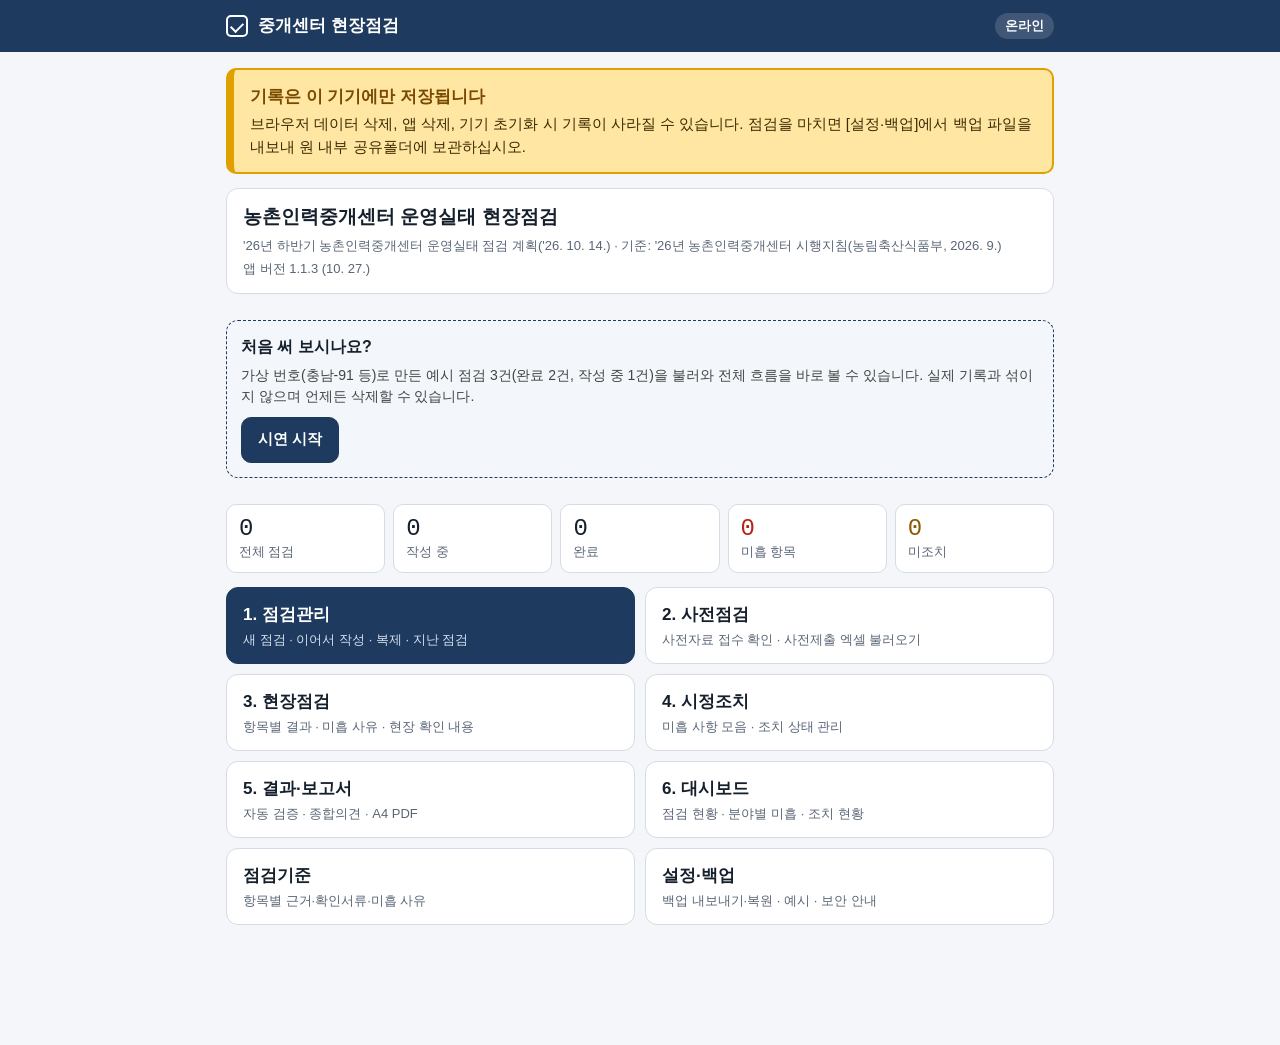
<file: center-inspection/index.html>
<!doctype html>
<html lang="ko">
<head>
<meta charset="utf-8">
<meta name="viewport" content="width=device-width,initial-scale=1,viewport-fit=cover">
<meta name="theme-color" content="#1F3A5F">
<meta name="color-scheme" content="light">
<meta name="apple-mobile-web-app-capable" content="yes">
<meta name="mobile-web-app-capable" content="yes">
<meta name="apple-mobile-web-app-title" content="중개센터 점검">
<meta name="apple-mobile-web-app-status-bar-style" content="default">
<meta name="referrer" content="no-referrer">
<meta http-equiv="Content-Security-Policy" content="default-src 'self'; script-src 'self'; style-src 'self' 'unsafe-inline'; img-src 'self' data: blob:; connect-src 'self'; font-src 'self'; object-src 'none'; base-uri 'self'; form-action 'none'">
<title>농촌인력중개센터 현장점검</title>
<link rel="manifest" href="manifest.webmanifest">
<link rel="icon" href="icons/icon-192.png">
<link rel="apple-touch-icon" href="icons/apple-touch-icon.png">
<link rel="stylesheet" href="css/app.css">
<link rel="stylesheet" href="css/print.css">
</head>
<body>
<header class="top">
  <div class="wrap">
    <div class="hnav">
      <button class="hbtn" id="backBtn" hidden>← 이전</button>
      <a class="brand" href="#/"><span class="logo" aria-hidden="true"></span><span class="bt">중개센터 현장점검</span></a>
    </div>
    <div class="hnav">
      <span class="net on" id="net">온라인</span>
      <a class="hbtn" id="homeBtn" href="#/" hidden>처음 화면</a>
    </div>
  </div>
</header>
<main class="wrap" id="view"><div class="empty">불러오는 중…</div></main>
<div id="sheet"></div>
<div id="toast"></div>
<noscript>이 앱은 JavaScript가 필요합니다.</noscript>
<script src="js/config/criteria.js"></script>
<script src="js/engine.js"></script>
<script src="js/storage.js"></script>
<script src="js/xlsx.js"></script>
  <script src="js/docread.js"></script>
<script src="js/report.js"></script>
<script src="js/samples.js"></script>
<script src="js/app.js"></script>
</body>
</html>
</file>
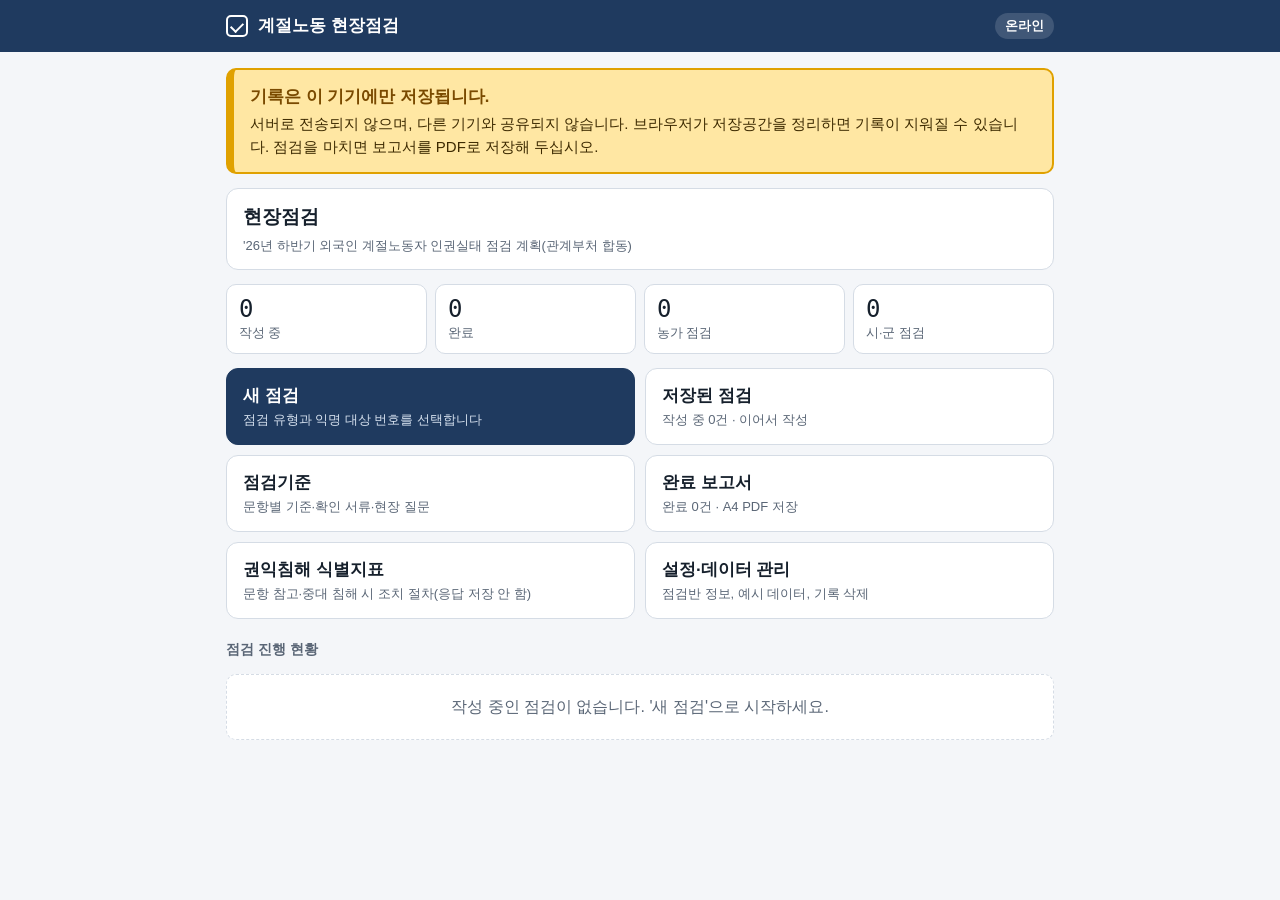
<file: field-inspection/index.html>
<!doctype html>
<html lang="ko">
<head>
<meta charset="utf-8">
<meta name="viewport" content="width=device-width,initial-scale=1,viewport-fit=cover">
<meta name="theme-color" content="#1F3A5F">
<meta name="color-scheme" content="light">
<meta name="apple-mobile-web-app-capable" content="yes">
<meta name="mobile-web-app-capable" content="yes">
<meta name="apple-mobile-web-app-title" content="현장점검">
<meta name="apple-mobile-web-app-status-bar-style" content="default">
<meta name="referrer" content="no-referrer">
<meta http-equiv="Content-Security-Policy" content="default-src 'self'; script-src 'self'; style-src 'self' 'unsafe-inline'; img-src 'self' data:; connect-src 'self'; font-src 'self'; object-src 'none'; base-uri 'self'; form-action 'none'">
<title>계절노동 인권·안전 현장점검</title>
<link rel="manifest" href="manifest.webmanifest">
<link rel="icon" href="icons/icon-192.png">
<link rel="apple-touch-icon" href="icons/apple-touch-icon.png">
<link rel="stylesheet" href="css/app.css">
<link rel="stylesheet" href="css/print.css">
</head>
<body>
<header class="top">
  <div class="wrap">
    <div class="hnav">
      <button class="hbtn" id="backBtn" data-act="navBack" hidden>← 이전</button>
      <a class="brand" href="#/"><span class="logo" aria-hidden="true"></span><span class="bt">계절노동 현장점검</span></a>
    </div>
    <div class="hnav">
      <span class="net on" id="net">온라인</span>
      <a class="hbtn" id="homeBtn" href="#/" hidden>처음 화면</a>
    </div>
  </div>
</header>
<main class="wrap" id="view"><div class="empty">불러오는 중…</div></main>
<div id="sheet"></div>
<div id="toast"></div>
<noscript>이 앱은 JavaScript가 필요합니다.</noscript>
<script src="js/config/checklists.js"></script>
<script src="js/engine.js"></script>
<script src="js/storage.js"></script>
<script src="js/report.js"></script>
<script src="js/samples.js"></script>
<script src="js/app.js"></script>
</body>
</html>
</file>
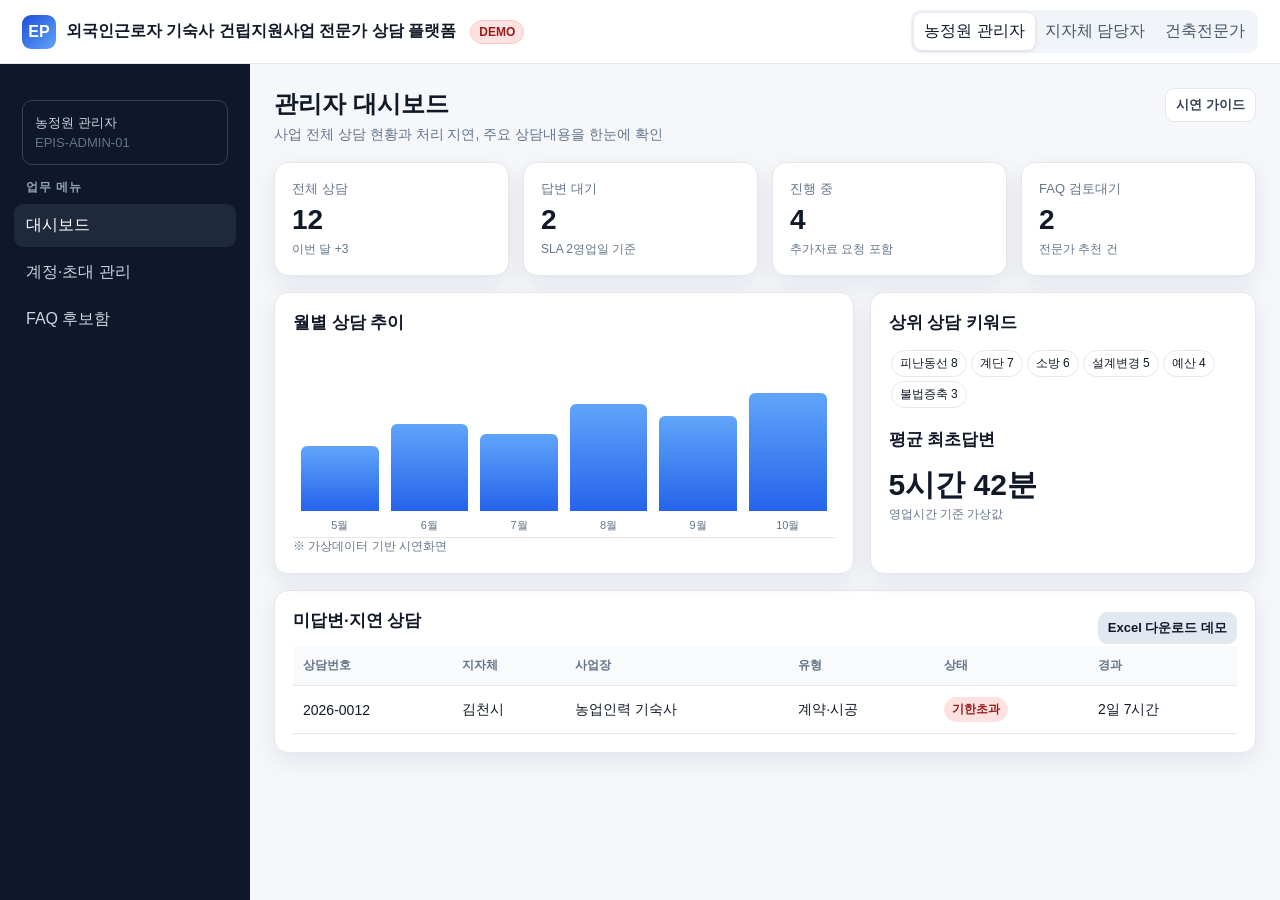
<file: index.html.html>
<!doctype html>
<html lang="ko">
<head>
<meta charset="utf-8" />
<meta name="viewport" content="width=device-width, initial-scale=1, viewport-fit=cover" />
<title>외국인근로자 기숙사 건립지원사업 전문가 상담 플랫폼 — DEMO</title>
<style>
:root{--blue:#1d4ed8;--blue2:#2563eb;--navy:#0f172a;--bg:#f5f7fb;--line:#e5e7eb;--muted:#64748b;--green:#15803d;--amber:#b45309;--red:#b91c1c;--card:#fff;--shadow:0 8px 24px rgba(15,23,42,.08)}
*{box-sizing:border-box} body{margin:0;font-family:-apple-system,BlinkMacSystemFont,"Segoe UI","Noto Sans KR",Arial,sans-serif;background:var(--bg);color:#111827} button,input,textarea,select{font:inherit}
.topbar{height:64px;background:#fff;border-bottom:1px solid var(--line);display:flex;align-items:center;justify-content:space-between;padding:0 22px;position:sticky;top:0;z-index:20}
.brand{display:flex;align-items:center;gap:10px;font-weight:800}.logo{width:34px;height:34px;border-radius:9px;background:linear-gradient(135deg,#1d4ed8,#60a5fa);display:grid;place-items:center;color:#fff;font-weight:900}.demo-badge{font-size:12px;background:#fee2e2;color:#991b1b;border:1px solid #fecaca;padding:4px 8px;border-radius:999px;margin-left:4px}.rightbar{display:flex;align-items:center;gap:10px}.role-switch{display:flex;background:#f1f5f9;border-radius:10px;padding:3px}.role-switch button{border:0;background:transparent;padding:8px 10px;border-radius:8px;color:#475569;cursor:pointer}.role-switch button.active{background:#fff;color:#0f172a;box-shadow:0 1px 5px rgba(15,23,42,.12)}
.layout{display:grid;grid-template-columns:250px 1fr;min-height:calc(100vh - 64px)}.sidebar{background:#0f172a;color:#cbd5e1;padding:20px 14px}.sidebar h4{font-size:12px;text-transform:uppercase;color:#94a3b8;margin:14px 12px 8px;letter-spacing:.08em}.menu{display:flex;flex-direction:column;gap:4px}.menu button{width:100%;text-align:left;background:transparent;color:#cbd5e1;border:0;padding:11px 12px;border-radius:9px;cursor:pointer}.menu button.active,.menu button:hover{background:#1e293b;color:#fff}.sidebar .seat{margin:16px 8px 0;padding:12px;border:1px solid #334155;border-radius:10px;font-size:13px;line-height:1.5}.main{padding:24px;max-width:1500px;width:100%;margin:0 auto}.page{display:none}.page.active{display:block}.page-header{display:flex;align-items:flex-start;justify-content:space-between;gap:16px;margin-bottom:18px}.page-title h1{font-size:24px;margin:0 0 6px}.page-title p{margin:0;color:var(--muted);font-size:14px}.btn{border:0;border-radius:9px;padding:10px 14px;cursor:pointer;font-weight:700}.btn-primary{background:var(--blue);color:#fff}.btn-secondary{background:#e2e8f0;color:#0f172a}.btn-ghost{background:#fff;border:1px solid var(--line);color:#334155}.btn-danger{background:#fee2e2;color:#991b1b}.btn-small{padding:7px 10px;font-size:13px}.grid-4{display:grid;grid-template-columns:repeat(4,1fr);gap:14px}.stat{background:#fff;border:1px solid var(--line);border-radius:14px;padding:17px;box-shadow:var(--shadow)}.stat .label{font-size:13px;color:var(--muted)}.stat .value{font-size:28px;font-weight:800;margin-top:6px}.stat .sub{font-size:12px;color:#64748b;margin-top:5px}.card{background:#fff;border:1px solid var(--line);border-radius:14px;box-shadow:var(--shadow);padding:18px}.card h3{margin:0 0 14px;font-size:17px}.two-col{display:grid;grid-template-columns:1.2fr .8fr;gap:16px}.chart{height:190px;display:flex;align-items:flex-end;gap:12px;padding:8px 8px 26px;border-bottom:1px solid var(--line);position:relative}.bar{flex:1;background:linear-gradient(#60a5fa,#2563eb);border-radius:6px 6px 0 0;min-height:10px;position:relative}.bar span{position:absolute;bottom:-22px;font-size:11px;color:#64748b;left:50%;transform:translateX(-50%)}
.table{width:100%;border-collapse:collapse;font-size:14px}.table th,.table td{padding:11px 10px;border-bottom:1px solid var(--line);text-align:left}.table th{font-size:12px;color:#64748b;background:#f8fafc}.status{display:inline-flex;align-items:center;gap:5px;border-radius:999px;padding:4px 8px;font-size:12px;font-weight:700}.s-new{background:#dbeafe;color:#1d4ed8}.s-wait{background:#fef3c7;color:#92400e}.s-progress{background:#dcfce7;color:#166534}.s-done{background:#e2e8f0;color:#475569}.s-over{background:#fee2e2;color:#991b1b}.pill{display:inline-block;padding:4px 8px;border:1px solid var(--line);border-radius:999px;font-size:12px;background:#fff;margin:2px}
.notice{padding:12px 14px;border-radius:10px;background:#eff6ff;border:1px solid #bfdbfe;color:#1e3a8a;font-size:13px}.form-row{display:grid;grid-template-columns:1fr 1fr;gap:12px}.field{margin-bottom:13px}.field label{display:block;font-size:13px;font-weight:700;margin-bottom:6px}.field input,.field select,.field textarea{width:100%;border:1px solid #cbd5e1;border-radius:9px;padding:10px 11px;background:#fff}.field textarea{min-height:120px;resize:vertical}.faq-suggest{background:#f8fafc;border:1px dashed #cbd5e1;border-radius:10px;padding:12px;margin:12px 0}.faq-suggest strong{display:block;margin-bottom:6px}.faq-item{padding:10px 0;border-top:1px solid var(--line);font-size:13px}
.chat-shell{display:grid;grid-template-columns:340px 1fr;gap:0;background:#fff;border:1px solid var(--line);border-radius:14px;box-shadow:var(--shadow);overflow:hidden;min-height:650px}.chat-list{border-right:1px solid var(--line);background:#fbfdff}.chat-list-header{padding:15px;border-bottom:1px solid var(--line)}.chat-item{padding:14px 15px;border-bottom:1px solid var(--line);cursor:pointer}.chat-item.active{background:#eff6ff}.chat-item .top{display:flex;justify-content:space-between;gap:8px}.chat-item .title{font-weight:800;font-size:14px}.chat-item .preview{font-size:12px;color:#64748b;margin-top:6px;white-space:nowrap;overflow:hidden;text-overflow:ellipsis}.chat-room{display:flex;flex-direction:column;min-width:0}.chat-head{padding:13px 16px;border-bottom:1px solid var(--line);display:flex;justify-content:space-between;align-items:center}.chat-meta{font-size:12px;color:#64748b;margin-top:4px}.messages{flex:1;padding:18px;background:#f8fafc;overflow:auto;min-height:430px}.date-sep{text-align:center;color:#94a3b8;font-size:11px;margin:8px 0 14px}.msg{display:flex;margin:10px 0}.msg.me{justify-content:flex-end}.bubble-wrap{max-width:72%}.sender{font-size:11px;color:#64748b;margin-bottom:4px}.bubble{padding:11px 13px;border-radius:14px;background:#fff;border:1px solid #e2e8f0;line-height:1.5;font-size:14px}.msg.me .bubble{background:#2563eb;color:#fff;border-color:#2563eb}.meta{font-size:10px;color:#94a3b8;margin-top:4px}.msg.me .meta{text-align:right}.system{text-align:center;font-size:11px;color:#64748b;margin:10px 0}.attach-card{display:flex;align-items:center;gap:8px;margin-top:8px;padding:8px;border-radius:8px;background:rgba(255,255,255,.14);border:1px solid rgba(255,255,255,.25)}.inputbar{border-top:1px solid var(--line);padding:12px;display:grid;grid-template-columns:auto 1fr auto;gap:8px;background:#fff}.inputbar input{border:1px solid #cbd5e1;border-radius:9px;padding:10px}.toolrow{display:flex;flex-wrap:wrap;gap:8px;margin:10px 0}.unread{min-width:20px;height:20px;padding:0 6px;border-radius:999px;background:#ef4444;color:#fff;font-size:11px;display:grid;place-items:center;font-weight:800}
.phone{max-width:430px;margin:0 auto;background:#fff;border:10px solid #111827;border-radius:34px;box-shadow:0 18px 45px rgba(15,23,42,.18);overflow:hidden}.phone-top{height:28px;background:#111827}.phone-screen{min-height:670px;background:#f8fafc}.mobile-head{height:58px;background:#fff;border-bottom:1px solid var(--line);display:flex;align-items:center;justify-content:space-between;padding:0 14px}.mobile-body{padding:14px}.mobile-list .chat-item{background:#fff;border-radius:12px;margin-bottom:10px;border:1px solid var(--line)}.fab{position:absolute;right:26px;bottom:28px;width:56px;height:56px;border-radius:50%;border:0;background:#2563eb;color:#fff;font-size:28px;box-shadow:0 10px 25px rgba(37,99,235,.35);cursor:pointer}.phone-wrap{position:relative;max-width:430px;margin:0 auto}
.overlay{position:fixed;inset:0;background:rgba(15,23,42,.5);display:none;align-items:center;justify-content:center;padding:20px;z-index:50}.overlay.show{display:flex}.modal{background:#fff;border-radius:16px;width:min(680px,100%);max-height:90vh;overflow:auto;padding:20px;box-shadow:0 25px 70px rgba(15,23,42,.3)}.modal h2{margin-top:0}.steps{display:grid;grid-template-columns:repeat(4,1fr);gap:8px;margin:14px 0}.step{font-size:12px;text-align:center;padding:9px 6px;background:#f1f5f9;border-radius:8px}.step.active{background:#dbeafe;color:#1d4ed8;font-weight:800}.toast{position:fixed;right:22px;bottom:22px;background:#0f172a;color:#fff;padding:12px 16px;border-radius:10px;box-shadow:0 8px 28px rgba(0,0,0,.2);display:none;z-index:60;font-size:13px}.toast.show{display:block}.muted{color:#64748b}.kpi-note{font-size:12px;color:#64748b}.empty{padding:40px;text-align:center;color:#64748b}.section-gap{margin-top:16px}.danger-note{background:#fff7ed;border:1px solid #fed7aa;color:#9a3412;padding:10px 12px;border-radius:9px;font-size:12px}.split{display:flex;justify-content:space-between;gap:12px;align-items:center}
@media(max-width:1000px){.layout{grid-template-columns:1fr}.sidebar{display:none}.grid-4{grid-template-columns:repeat(2,1fr)}.two-col{grid-template-columns:1fr}.chat-shell{grid-template-columns:1fr}.chat-list{display:none}.main{padding:14px}.topbar{padding:0 12px}.brand .name{display:none}.role-switch button{padding:7px 8px;font-size:12px}}
@media(max-width:600px){.grid-4{grid-template-columns:1fr 1fr}.stat .value{font-size:22px}.form-row{grid-template-columns:1fr}.main{padding:10px}.page-title h1{font-size:21px}.role-switch{overflow:auto;max-width:72vw}.topbar{height:auto;min-height:58px;gap:8px;align-items:center}.rightbar{width:100%;justify-content:flex-end}.brand{min-width:max-content}.chat-shell{min-height:calc(100vh - 140px);border-radius:0}.chat-head{padding:10px}.bubble-wrap{max-width:86%}.messages{min-height:55vh}.phone{border-width:6px;border-radius:24px}.phone-screen{min-height:620px}}
</style>
</head>
<body>
<div class="topbar">
  <div class="brand"><div class="logo">EP</div><div class="name">외국인근로자 기숙사 건립지원사업 전문가 상담 플랫폼</div><span class="demo-badge">DEMO</span></div>
  <div class="rightbar"><div class="role-switch" id="roleSwitch">
    <button data-role="admin" class="active">농정원 관리자</button><button data-role="officer">지자체 담당자</button><button data-role="expert">건축전문가</button>
  </div></div>
</div>
<div class="layout">
  <aside class="sidebar"><div class="seat" id="seatCard">농정원 관리자<br><span class="muted">EPIS-ADMIN-01</span></div><h4>업무 메뉴</h4><div class="menu" id="menu"></div></aside>
  <main class="main">
    <section class="page active" id="admin-dashboard"></section>
    <section class="page" id="admin-invites"></section>
    <section class="page" id="admin-faq"></section>
    <section class="page" id="officer-home"></section>
    <section class="page" id="officer-new"></section>
    <section class="page" id="officer-chat"></section>
    <section class="page" id="expert-home"></section>
    <section class="page" id="expert-chat"></section>
  </main>
</div>
<div class="overlay" id="overlay"><div class="modal" id="modal"></div></div>
<div class="toast" id="toast"></div>
<script>
const state={
 role:'admin',
 activePage:'admin-dashboard',
 inviteIssued:false,
 consultationCreated:false,
 followup:false,
 completed:false,
 faqPublished:false,
 notifications:{admin:2,officer:1,expert:0},
 messages:[
   {who:'officer',name:'완주군 기숙사 담당자',text:'기숙사 리모델링 설계안에서 2층 피난동선과 계단 폭이 적정한지 검토 부탁드립니다. 현장 사진도 함께 첨부합니다.',time:'10:12',file:'현장사진_계단.jpg'},
   {who:'expert',name:'건축전문가 김OO',text:'도면과 사진 기준으로는 2층 피난동선 추가 확인이 필요합니다. 계단 유효폭과 출입구 방향을 확인할 수 있는 평면도를 추가로 보내주세요.',time:'10:28'},
 ]
};
const menus={
 admin:[['admin-dashboard','대시보드'],['admin-invites','계정·초대 관리'],['admin-faq','FAQ 후보함']],
 officer:[['officer-home','상담 목록'],['officer-new','새 상담 등록'],['officer-chat','상담 채팅방']],
 expert:[['expert-home','배정 상담'],['expert-chat','상담 채팅방']]
};
function showToast(msg){const t=document.getElementById('toast');t.textContent=msg;t.classList.add('show');setTimeout(()=>t.classList.remove('show'),2200)}
function setRole(role){state.role=role;document.querySelectorAll('#roleSwitch button').forEach(b=>b.classList.toggle('active',b.dataset.role===role));state.activePage=role==='admin'?'admin-dashboard':role==='officer'?'officer-home':'expert-home';renderAll();}
function navigate(id){state.activePage=id;renderAll();}
function renderMenu(){const m=document.getElementById('menu');m.innerHTML=menus[state.role].map(([id,label])=>`<button class="${state.activePage===id?'active':''}" onclick="navigate('${id}')">${label}</button>`).join('');const seat=document.getElementById('seatCard');seat.innerHTML=state.role==='admin'?'농정원 관리자<br><span class="muted">EPIS-ADMIN-01</span>':state.role==='officer'?'완주군 기숙사 담당자<br><span class="muted">WANJU-SEAT-01</span>':'건축전문가<br><span class="muted">EXPERT-ARCH-01</span>';}
function pageHeader(title,sub,actions=''){return `<div class="page-header"><div class="page-title"><h1>${title}</h1><p>${sub}</p></div><div>${actions}</div></div>`}
function renderAdminDashboard(){const c=state.consultationCreated?13:12;return pageHeader('관리자 대시보드','사업 전체 상담 현황과 처리 지연, 주요 상담내용을 한눈에 확인','<button class="btn btn-ghost btn-small" onclick="showDemoGuide()">시연 가이드</button>')+`
<div class="grid-4"><div class="stat"><div class="label">전체 상담</div><div class="value">${c}</div><div class="sub">이번 달 +${state.consultationCreated?4:3}</div></div><div class="stat"><div class="label">답변 대기</div><div class="value">${state.completed?1:2}</div><div class="sub">SLA 2영업일 기준</div></div><div class="stat"><div class="label">진행 중</div><div class="value">${state.completed?3:4}</div><div class="sub">추가자료 요청 포함</div></div><div class="stat"><div class="label">FAQ 검토대기</div><div class="value">${state.faqPublished?1:2}</div><div class="sub">전문가 추천 건</div></div></div>
<div class="two-col section-gap"><div class="card"><h3>월별 상담 추이</h3><div class="chart"><div class="bar" style="height:42%"><span>5월</span></div><div class="bar" style="height:56%"><span>6월</span></div><div class="bar" style="height:50%"><span>7월</span></div><div class="bar" style="height:69%"><span>8월</span></div><div class="bar" style="height:61%"><span>9월</span></div><div class="bar" style="height:${state.consultationCreated?'88':'76'}%"><span>10월</span></div></div><div class="kpi-note">※ 가상데이터 기반 시연화면</div></div><div class="card"><h3>상위 상담 키워드</h3><div><span class="pill">피난동선 8</span><span class="pill">계단 7</span><span class="pill">소방 6</span><span class="pill">설계변경 5</span><span class="pill">예산 4</span><span class="pill">불법증축 3</span></div><h3 style="margin-top:18px">평균 최초답변</h3><div style="font-size:30px;font-weight:800">5시간 42분</div><div class="muted" style="font-size:12px">영업시간 기준 가상값</div></div></div>
<div class="card section-gap"><div class="split"><h3>미답변·지연 상담</h3><button class="btn btn-secondary btn-small" onclick="exportDemo()">Excel 다운로드 데모</button></div><table class="table"><thead><tr><th>상담번호</th><th>지자체</th><th>사업장</th><th>유형</th><th>상태</th><th>경과</th></tr></thead><tbody><tr><td>2026-0012</td><td>김천시</td><td>농업인력 기숙사</td><td>계약·시공</td><td><span class="status s-over">기한초과</span></td><td>2일 7시간</td></tr>${state.consultationCreated?'<tr><td>2026-0013</td><td>완주군</td><td>완주 외국인근로자 기숙사</td><td>설계</td><td><span class="status s-wait">진행 중</span></td><td>방금 등록</td></tr>':''}</tbody></table></div>`}
function renderInvites(){return pageHeader('계정·초대 관리','조직 좌석계정과 일회성 초대코드 발급·승인 관리',`<button class="btn btn-primary" onclick="issueInvite()">초대코드 발급</button>`)+`<div class="notice">담당자 개인 이름·전화번호 없이 조직 좌석 단위로 운영하는 시연입니다.</div><div class="card section-gap"><h3>좌석계정</h3><table class="table"><thead><tr><th>조직/역할</th><th>좌석 ID</th><th>상태</th><th>기기</th><th>최근접속</th></tr></thead><tbody><tr><td>완주군 / 담당자</td><td>WANJU-SEAT-01</td><td><span class="status s-progress">활성</span></td><td>iPhone 1대</td><td>오늘 10:04</td></tr><tr><td>건축전문가 / 전문가</td><td>EXPERT-ARCH-01</td><td><span class="status s-progress">활성</span></td><td>iPhone 1대</td><td>오늘 10:20</td></tr></tbody></table></div>${state.inviteIssued?`<div class="card section-gap"><h3>방금 발급한 초대코드</h3><div style="display:grid;grid-template-columns:120px 1fr;gap:18px;align-items:center"><div style="width:120px;height:120px;border:8px solid #111;background:repeating-linear-gradient(45deg,#111 0 6px,#fff 6px 12px);display:grid;place-items:center;color:#2563eb;font-weight:900;background-color:#fff">QR</div><div><div class="muted">완주군 기숙사 담당자</div><div style="font-size:30px;font-weight:900;letter-spacing:.12em;margin:6px 0">WJ-7K2P</div><div class="muted">1회 사용 · 24시간 후 만료</div><div style="margin-top:10px"><button class="btn btn-primary btn-small" onclick="simulateJoin()">휴대폰 가입 흐름 시연</button></div></div></div></div>`:''}`}
function renderFAQ(){const candidate=state.completed?`<tr><td><input type="checkbox" checked></td><td>2026-0013</td><td>완주군</td><td>설계</td><td>피난동선, 계단</td><td><button class="btn btn-primary btn-small" onclick="openFaqEditor()">검토</button></td></tr>`:'';return pageHeader('FAQ 후보함','반복 상담과 전문가 추천사례를 검토·비식별화 후 공유 FAQ로 전환')+`<div class="card"><table class="table"><thead><tr><th></th><th>상담번호</th><th>지역</th><th>유형</th><th>주요 태그</th><th>처리</th></tr></thead><tbody>${candidate}<tr><td><input type="checkbox"></td><td>2026-0008</td><td>고령군</td><td>설계</td><td>소방, 계단</td><td><button class="btn btn-secondary btn-small">검토</button></td></tr></tbody></table></div>${state.faqPublished?'<div class="notice section-gap">FAQ “2층 기숙사 피난동선과 계단 검토 시 확인사항”이 지식DB에 게시되었습니다.</div>':''}`}
function renderOfficerHome(){return pageHeader('상담 목록','완주군 기숙사 담당자 좌석계정',`<button class="btn btn-primary" onclick="navigate('officer-new')">새 상담</button>`)+`<div class="phone-wrap"><div class="phone"><div class="phone-top"></div><div class="phone-screen"><div class="mobile-head"><strong>상담</strong><span>🔔 ${state.notifications.officer}</span></div><div class="mobile-body mobile-list">${state.consultationCreated?`<div class="chat-item" onclick="navigate('officer-chat')"><div class="top"><div class="title">2층 피난동선·계단 검토</div><span class="status ${state.completed?'s-done':'s-progress'}">${state.completed?'완료':'진행 중'}</span></div><div class="preview">${state.messages[state.messages.length-1].text}</div></div>`:''}<div class="chat-item"><div class="top"><div class="title">공사비 조정 가능 범위 문의</div><span class="status s-done">완료</span></div><div class="preview">변경계약 가능 여부와 증빙자료를 안내드립니다.</div></div><div class="chat-item"><div class="top"><div class="title">소방시설 설치범위 확인</div><span class="status s-wait">답변대기</span></div><div class="preview">첨부 도면 기준 검토 요청드립니다.</div></div></div></div></div><button class="fab" onclick="navigate('officer-new')">＋</button></div>`}
function renderOfficerNew(){return pageHeader('새 상담 등록','상담 등록 전 관련 FAQ를 먼저 확인하고 전문가에게 질문')+`<div class="card"><div class="form-row"><div class="field"><label>사업장</label><select id="site"><option>완주 외국인근로자 기숙사</option></select></div><div class="field"><label>상담유형</label><select id="type"><option>설계</option><option>행정절차</option><option>계약·시공</option><option>사업비</option><option>준공·인계</option></select></div></div><div class="field"><label>상담 제목</label><input id="title" value="2층 피난동선·계단 검토" /></div><div class="field"><label>문의내용</label><textarea id="body">기숙사 리모델링 설계안에서 2층 피난동선과 계단 폭이 적정한지 검토 부탁드립니다. 현장 사진도 함께 첨부합니다.</textarea></div><div class="field"><label>첨부파일</label><div class="btn btn-ghost" style="display:inline-block">📎 현장사진_계단.jpg</div></div><div class="faq-suggest"><strong>등록 전 확인할 수 있는 관련 FAQ</strong><div class="faq-item">2층 숙소 계단 설치 시 주요 검토사항 <span class="pill">계단</span><span class="pill">피난</span></div><div class="faq-item">기존 건축물 리모델링 시 소방 관련 확인사항 <span class="pill">소방</span></div></div><div class="danger-note">근로자·제3자의 이름, 연락처 등 개인정보는 상담내용에 입력하지 마세요.</div><div style="margin-top:14px;text-align:right"><button class="btn btn-secondary" onclick="navigate('officer-home')">취소</button> <button class="btn btn-primary" onclick="createConsultation()">상담 등록</button></div></div>`}
function chatHTML(me){return state.messages.map((m,i)=>`<div class="msg ${m.who===me?'me':''}"><div class="bubble-wrap"><div class="sender">${m.name}</div><div class="bubble">${m.text}${m.file?`<div class="attach-card">🖼️ ${m.file}</div>`:''}</div><div class="meta">${m.time} ${m.who===me?'· 읽음':''}</div></div></div>${i===1&&!state.completed?'<div class="system">전문가가 “추가자료 필요”로 상태를 변경했습니다.</div>':''}`).join('')}
function renderChat(role){const me=role==='officer'?'officer':'expert';const head=role==='officer'?'건축전문가 김OO':'완주군 기숙사 담당자';const tools=role==='expert'?`<div class="toolrow"><button class="btn btn-ghost btn-small">태그: 피난동선</button><button class="btn btn-ghost btn-small">태그: 계단</button><button class="btn btn-ghost btn-small" onclick="showToast('현장점검 필요로 표시했습니다.')">현장점검 필요</button><button class="btn btn-primary btn-small" onclick="completeConsultation()">상담 완료·FAQ 추천</button></div>`:'';return pageHeader('상담 채팅방',role==='officer'?'상담번호 2026-0013 · 완주 외국인근로자 기숙사':'배정 상담 · 전문가 도구 사용 가능')+`<div class="chat-shell"><div class="chat-list"><div class="chat-list-header"><strong>${role==='officer'?'내 상담':'배정 상담'}</strong></div><div class="chat-item active"><div class="top"><div class="title">2층 피난동선·계단 검토</div>${state.completed?'<span class="status s-done">완료</span>':'<span class="status s-progress">진행 중</span>'}</div><div class="preview">${state.messages[state.messages.length-1].text}</div></div><div class="chat-item"><div class="title">공사비 조정 가능 범위 문의</div><div class="preview">완료된 상담입니다.</div></div></div><div class="chat-room"><div class="chat-head"><div><strong>${head}</strong><div class="chat-meta">설계 · 완주 외국인근로자 기숙사 · ${state.completed?'완료':'진행 중'}</div></div><span>${state.completed?'🔒':'● 실시간'}</span></div><div class="messages"><div class="date-sep">2026년 10월 25일</div>${chatHTML(me)}</div>${tools}${state.completed?'<div class="notice" style="margin:10px">완료된 상담은 읽기 전용입니다. 전문가 또는 관리자가 재오픈할 수 있습니다.</div>':`<div class="inputbar"><button class="btn btn-ghost">＋</button><input id="chatInput" placeholder="메시지를 입력하세요" value="${role==='officer'&&!state.followup?'평면도를 추가로 첨부했습니다. 피난동선 기준으로 다시 확인 부탁드립니다.':''}"><button class="btn btn-primary" onclick="sendMessage('${role}')">전송</button></div>`}</div></div>`}
function renderExpertHome(){return pageHeader('배정 상담','신규·답변대기·진행중 상담을 우선 처리')+`<div class="grid-4"><div class="stat"><div class="label">신규</div><div class="value">${state.consultationCreated&&!state.completed?1:0}</div></div><div class="stat"><div class="label">답변 대기</div><div class="value">1</div></div><div class="stat"><div class="label">진행 중</div><div class="value">${state.completed?1:2}</div></div><div class="stat"><div class="label">완료</div><div class="value">8</div></div></div><div class="card section-gap"><table class="table"><thead><tr><th>상담번호</th><th>지역</th><th>제목</th><th>유형</th><th>상태</th><th></th></tr></thead><tbody>${state.consultationCreated?`<tr><td>2026-0013</td><td>완주군</td><td>2층 피난동선·계단 검토</td><td>설계</td><td><span class="status ${state.completed?'s-done':'s-new'}">${state.completed?'완료':'신규'}</span></td><td><button class="btn btn-primary btn-small" onclick="navigate('expert-chat')">열기</button></td></tr>`:''}<tr><td>2026-0011</td><td>고령군</td><td>증축부 안전조치 검토</td><td>계약·시공</td><td><span class="status s-wait">답변대기</span></td><td><button class="btn btn-secondary btn-small">열기</button></td></tr></tbody></table></div>`}
function renderAll(){renderMenu();const pages={
 'admin-dashboard':renderAdminDashboard(),'admin-invites':renderInvites(),'admin-faq':renderFAQ(),'officer-home':renderOfficerHome(),'officer-new':renderOfficerNew(),'officer-chat':renderChat('officer'),'expert-home':renderExpertHome(),'expert-chat':renderChat('expert')};
 for(const [id,html] of Object.entries(pages)){const el=document.getElementById(id);el.innerHTML=html;el.classList.toggle('active',state.activePage===id)} }
function issueInvite(){state.inviteIssued=true;renderAll();showToast('완주군 담당자용 초대코드를 발급했습니다.')}
function simulateJoin(){document.getElementById('overlay').classList.add('show');document.getElementById('modal').innerHTML=`<h2>휴대폰 가입 시연</h2><div class="steps"><div class="step active">1 초대코드</div><div class="step active">2 PIN 설정</div><div class="step active">3 관리자 승인</div><div class="step">4 이용 시작</div></div><div class="field"><label>조직 좌석</label><input value="완주군 기숙사 담당자" disabled></div><div class="field"><label>6자리 PIN</label><input value="● ● ● ● ● ●" disabled></div><div class="notice">개인 이름·전화번호를 입력하지 않고 조직 좌석계정으로 가입하는 흐름입니다.</div><div style="text-align:right;margin-top:14px"><button class="btn btn-primary" onclick="approveJoin()">관리자 승인</button></div>`}
function approveJoin(){document.getElementById('modal').innerHTML=`<h2>승인 완료</h2><div class="notice">완주군 담당자 기기가 승인되었습니다. 이제 PIN으로 접속할 수 있습니다.</div><div style="text-align:right;margin-top:14px"><button class="btn btn-primary" onclick="closeModal();setRole('officer')">담당자 화면 보기</button></div>`}
function closeModal(){document.getElementById('overlay').classList.remove('show')}
function createConsultation(){state.consultationCreated=true;state.notifications.expert=1;state.activePage='officer-chat';renderAll();showToast('상담이 등록되었고 전문가에게 알림이 발송되었습니다.')}
function sendMessage(role){const inp=document.getElementById('chatInput');if(!inp||!inp.value.trim())return;state.messages.push({who:role==='officer'?'officer':'expert',name:role==='officer'?'완주군 기숙사 담당자':'건축전문가 김OO',text:inp.value.trim(),time:new Date().toLocaleTimeString('ko-KR',{hour:'2-digit',minute:'2-digit'})});if(role==='officer'){state.followup=true;state.notifications.expert++}else{state.notifications.officer++}renderAll();showToast(role==='officer'?'추가질문을 전송했습니다.':'답변을 전송했습니다.')}
function completeConsultation(){state.completed=true;state.notifications.admin++;renderAll();showToast('상담 완료 및 FAQ 후보 추천 처리되었습니다.')}
function openFaqEditor(){document.getElementById('overlay').classList.add('show');document.getElementById('modal').innerHTML=`<h2>FAQ 후보 검토</h2><div class="field"><label>통합 질문</label><input value="2층 기숙사 피난동선과 계단 검토 시 확인사항은 무엇인가요?"></div><div class="field"><label>통합 답변</label><textarea>2층 기숙사 리모델링 시에는 피난동선, 계단 유효폭, 출입구 방향, 소방 관련 기준을 함께 확인하고 평면도와 현장여건을 종합 검토해야 합니다.</textarea></div><div class="field"><label>비식별 체크리스트</label><div><label><input type="checkbox" checked> 지자체명 삭제</label><br><label><input type="checkbox" checked> 사업장명 삭제</label><br><label><input type="checkbox" checked> 주소·개인명 삭제</label><br><label><input type="checkbox" checked> 첨부사진 비공개</label></div></div><div style="text-align:right"><button class="btn btn-secondary" onclick="closeModal()">취소</button> <button class="btn btn-primary" onclick="publishFaq()">FAQ 게시</button></div>`}
function publishFaq(){state.faqPublished=true;closeModal();renderAll();showToast('비식별 검토 후 FAQ를 게시했습니다.')}
function exportDemo(){showToast('데모에서는 Excel 다운로드 동작만 시연합니다.')}
function showDemoGuide(){document.getElementById('overlay').classList.add('show');document.getElementById('modal').innerHTML=`<h2>5분 데모 시나리오</h2><ol style="line-height:1.9"><li>관리자 → 계정·초대 관리 → 초대코드 발급</li><li>휴대폰 가입 흐름 시연 → 관리자 승인 → 담당자 화면</li><li>담당자 → 새 상담 등록 → 현장사진 첨부 → 상담 등록</li><li>상단 역할 전환 → 건축전문가 → 상담 열기 → 답변/태그/현장점검</li><li>담당자 화면으로 전환 → 추가질문 전송</li><li>전문가 → 상담 완료·FAQ 추천</li><li>관리자 → FAQ 후보함 → 검토 → 비식별 체크 → 게시</li><li>관리자 → 대시보드에서 통계 변화 확인</li></ol><div class="notice">이 파일은 서버·개인정보 없이 화면 흐름을 검증하는 1단계 클릭형 프로토타입입니다.</div><div style="text-align:right;margin-top:14px"><button class="btn btn-primary" onclick="closeModal()">시작</button></div>`}
document.getElementById('roleSwitch').addEventListener('click',e=>{if(e.target.dataset.role)setRole(e.target.dataset.role)});document.getElementById('overlay').addEventListener('click',e=>{if(e.target.id==='overlay')closeModal()});
renderAll();
</script>
</body>
</html>
</file>
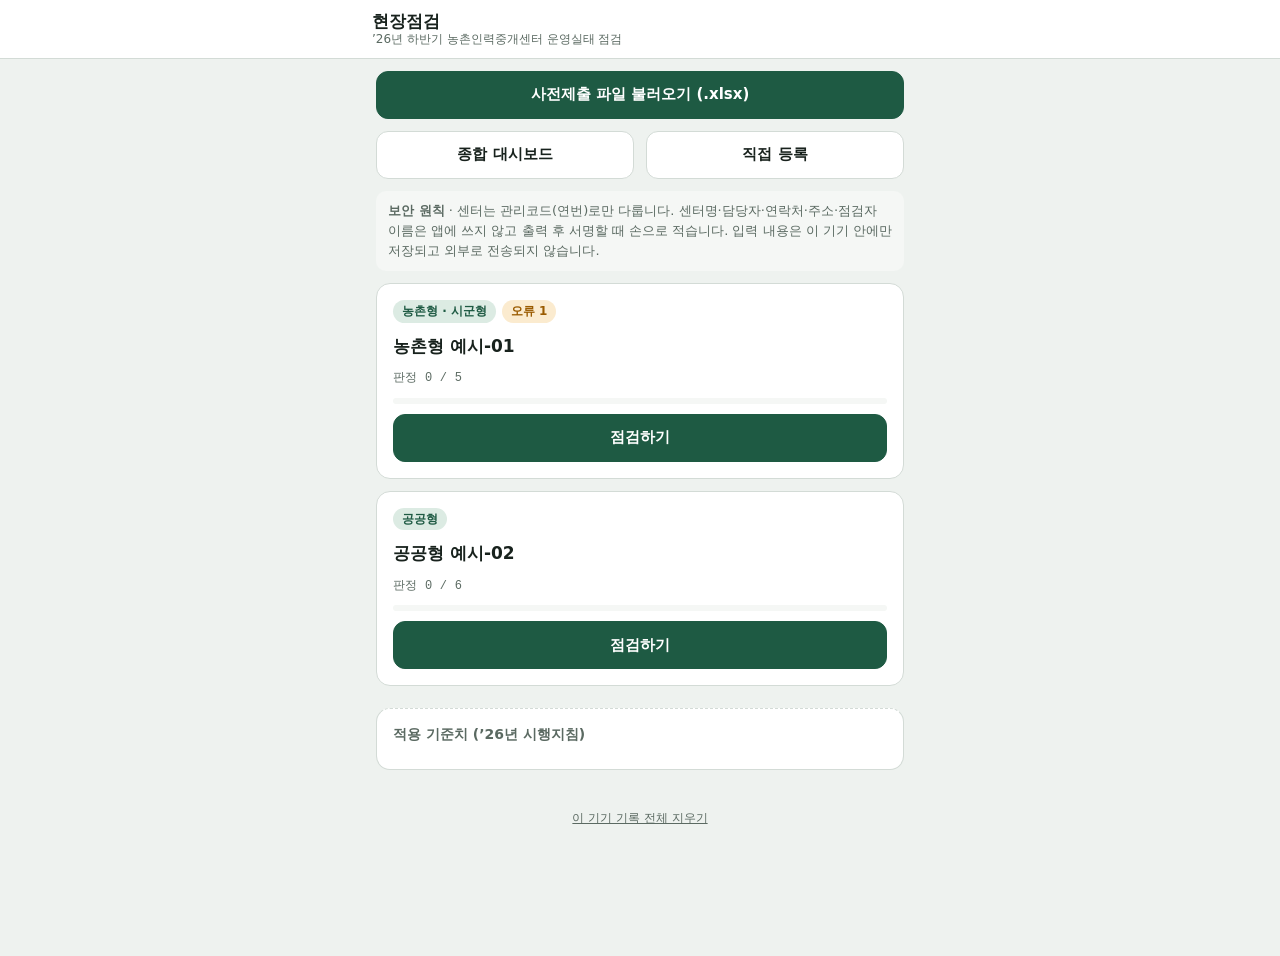
<file: jungae-check.html>
<!doctype html>
<html lang="ko">
<head>
<meta charset="utf-8">
<meta name="viewport" content="width=device-width, initial-scale=1, viewport-fit=cover">
<style>:root{color-scheme:light;padding-top:env(safe-area-inset-top,0px);padding-bottom:env(safe-area-inset-bottom,0px)}body{margin:0;font:14px system-ui,sans-serif}img{max-width:100%}[hidden]{display:none!important}</style>
<title>중개센터 현장점검</title>
<meta name="claude:viewport-fit-sides" content="cover">
<style>
/* Layout: 한 손 조작 모바일 앱 — 상단 고정 바 + 단일 컬럼 카드 + 하단 고정 이동 버튼 */
:root{
  --bg:#EEF2EF; --surface:#FFFFFF; --sunk:#F5F7F5; --ink:#18221D; --muted:#5B6A62; --line:#D3DBD6;
  --accent:#1E5A43; --accent-ink:#FFFFFF; --accent-soft:#DCEBE3;
  --ok:#23704A; --ok-soft:#DDF0E5; --warn:#9A5B00; --warn-soft:#FBEBCF; --q:#2F55A4; --q-soft:#E0E8F8;
  --crit:#B3261E; --crit-soft:#FBE0DE;
  --f-sans:"Apple SD Gothic Neo","Malgun Gothic","맑은 고딕",system-ui,sans-serif;
  --f-mono:ui-monospace,Menlo,Consolas,monospace;
}
@media (prefers-color-scheme: dark){:root:not([data-theme="light"]){
  --bg:#101613; --surface:#18201C; --sunk:#1E2723; --ink:#E4EBE7; --muted:#9AA9A1; --line:#2D3833;
  --accent:#78C4A0; --accent-ink:#0E1A14; --accent-soft:#1F3A2E;
  --ok:#74C795; --ok-soft:#1C3527; --warn:#E3B061; --warn-soft:#3A2D16; --q:#94AEEB; --q-soft:#1E2943;
  --crit:#F28B82; --crit-soft:#3D1F1D; color-scheme:dark}}
:root[data-theme="dark"]{
  --bg:#101613; --surface:#18201C; --sunk:#1E2723; --ink:#E4EBE7; --muted:#9AA9A1; --line:#2D3833;
  --accent:#78C4A0; --accent-ink:#0E1A14; --accent-soft:#1F3A2E;
  --ok:#74C795; --ok-soft:#1C3527; --warn:#E3B061; --warn-soft:#3A2D16; --q:#94AEEB; --q-soft:#1E2943;
  --crit:#F28B82; --crit-soft:#3D1F1D; color-scheme:dark}
*{box-sizing:border-box}
body{background:var(--bg);color:var(--ink);font-family:var(--f-sans);font-size:15px;line-height:1.55;-webkit-text-size-adjust:100%}
body::before{content:"";position:fixed;inset:0 0 auto;height:env(safe-area-inset-top,0px);z-index:10;background:var(--surface)}
button,input,select,textarea{font:inherit;color:inherit}
button{cursor:pointer}
:focus-visible{outline:3px solid var(--accent);outline-offset:2px}
.wrap{max-width:560px;margin:0 auto;padding-left:max(16px,env(safe-area-inset-left,0px));padding-right:max(16px,env(safe-area-inset-right,0px));padding-block:12px 120px}
.bar{position:sticky;top:env(safe-area-inset-top,0px);z-index:5;background:var(--surface);border-bottom:1px solid var(--line)}
.bar-in{max-width:560px;margin:0 auto;padding-left:max(12px,env(safe-area-inset-left,0px));padding-right:max(16px,env(safe-area-inset-right,0px));padding-block:10px;display:flex;align-items:center;gap:8px;min-height:56px}
.back{border:0;background:none;width:40px;height:40px;border-radius:10px;display:grid;place-items:center;flex:none}
.back:hover{background:var(--sunk)}
.bar h1{font-size:17px;font-weight:600;margin:0;line-height:1.3;min-width:0;flex:1;text-wrap:balance}
.bar .sub{font-size:12px;color:var(--muted);font-weight:500}
.pill{display:inline-flex;align-items:center;gap:4px;font-size:12px;font-weight:600;padding:2px 9px;border-radius:999px;background:var(--sunk);color:var(--muted);white-space:nowrap}
.pill.acc{background:var(--accent-soft);color:var(--accent)}
.pill.crit{background:var(--crit-soft);color:var(--crit)}
.pill.warn{background:var(--warn-soft);color:var(--warn)}
.pill.ok{background:var(--ok-soft);color:var(--ok)}
.mono{font-family:var(--f-mono);font-size:12px;letter-spacing:.02em;color:var(--muted)}
.tnum{font-variant-numeric:tabular-nums}
.stack{display:flex;flex-direction:column;gap:12px}
.sec-t{font-size:12px;font-weight:600;color:var(--muted);letter-spacing:.06em;margin:14px 2px 2px}
.card{background:var(--surface);border:1px solid var(--line);border-radius:14px;padding:16px}
.notice{font-size:13px;color:var(--muted);background:var(--sunk);border-radius:10px;padding:10px 12px}
/* 센터 목록 */
.center{display:flex;flex-direction:column;gap:10px}
.center h2{font-size:17px;margin:0;font-weight:600}
.meta{display:flex;flex-wrap:wrap;gap:6px;align-items:center}
.prog{height:6px;border-radius:99px;background:var(--sunk);overflow:hidden}
.prog>i{display:block;height:100%;background:var(--accent);border-radius:99px}
.row-b{display:flex;justify-content:space-between;align-items:center;gap:10px}
.btn{border:1px solid var(--line);background:var(--surface);border-radius:12px;min-height:48px;padding:10px 16px;font-weight:600;display:inline-flex;align-items:center;justify-content:center;gap:6px}
.btn.pri{background:var(--accent);color:var(--accent-ink);border-color:var(--accent)}
.btn.block{width:100%}
.btn:disabled{opacity:.45;cursor:not-allowed}
.btn.ghost{background:none}
/* 영역 리스트 */
.list{background:var(--surface);border:1px solid var(--line);border-radius:14px;overflow:hidden}
.li{display:flex;align-items:center;gap:12px;width:100%;border:0;background:none;text-align:left;padding:14px 16px;min-height:60px;border-top:1px solid var(--line)}
.li:first-child{border-top:0}
.li:hover{background:var(--sunk)}
.li .no{font-size:18px;width:26px;flex:none;color:var(--accent);font-weight:600}
.li .tx{flex:1;min-width:0}
.li .tx b{display:block;font-weight:600}
.li .tx span{font-size:13px;color:var(--muted)}
.st{font-size:13px;font-weight:600;white-space:nowrap}
.st.done{color:var(--ok)} .st.part{color:var(--warn)} .st.none{color:var(--muted)}
.chev{color:var(--muted);flex:none}
/* 항목 화면 */
.steps{display:flex;gap:3px;margin:2px 0 4px}
.steps i{flex:1;height:5px;border-radius:3px;background:var(--line)}
.steps i.j{background:var(--accent)} .steps i.cur{background:var(--ink)}
.it-h{display:flex;gap:8px;align-items:center;flex-wrap:wrap}
.it-title{font-size:20px;font-weight:700;margin:4px 0 0;line-height:1.35;text-wrap:balance}
.crit-row{font-size:13px;color:var(--crit)}
.std{border-left:3px solid var(--accent);padding:2px 0 2px 12px;margin:10px 0 0}
.std .lb{font-size:12px;font-weight:600;color:var(--accent);letter-spacing:.04em}
.std p{margin:2px 0 0}
details.more{margin-top:10px;border-top:1px dashed var(--line);padding-top:8px}
details.more summary{cursor:pointer;font-size:14px;font-weight:600;color:var(--muted);min-height:36px;display:flex;align-items:center}
dl.kv{display:grid;grid-template-columns:84px 1fr;gap:6px 10px;margin:6px 0 0;font-size:14px}
dl.kv dt{color:var(--muted)} dl.kv dd{margin:0;min-width:0}
.guide{display:grid;gap:4px;font-size:13px;margin-top:6px}
.guide div{display:flex;gap:8px} .guide b{flex:none;width:18px;text-align:center}
.fields{display:grid;grid-template-columns:1fr 1fr;gap:10px 12px}
.fields .full{grid-column:1/-1}
.fld label{display:block;font-size:13px;color:var(--muted);margin-bottom:4px;font-weight:500}
.fld input[type=number],.fld input[type=text],.fld input[type=date],.fld select,textarea{width:100%;min-height:46px;border:1px solid var(--line);border-radius:10px;background:var(--sunk);padding:10px 12px}
.fld .unit{position:relative}
.fld .unit input{padding-right:46px}
.fld .unit em{position:absolute;right:12px;top:50%;transform:translateY(-50%);font-style:normal;font-size:13px;color:var(--muted)}
.chk{display:flex;align-items:flex-start;gap:10px;min-height:44px;padding:10px 12px;border:1px solid var(--line);border-radius:10px;background:var(--sunk);cursor:pointer}
.chk input{width:20px;height:20px;margin:1px 0 0;accent-color:var(--accent);flex:none}
.chips{display:flex;flex-wrap:wrap;gap:8px}
.chip{border:1px solid var(--line);background:var(--surface);border-radius:999px;min-height:40px;padding:6px 14px;font-size:14px}
.chip[aria-pressed="true"]{background:var(--accent);border-color:var(--accent);color:var(--accent-ink);font-weight:600}
.seg{display:flex;border:1px solid var(--line);border-radius:10px;overflow:hidden;background:var(--sunk)}
.seg button{flex:1;border:0;background:none;min-height:42px;font-size:13px;padding:4px 6px;border-left:1px solid var(--line)}
.seg button:first-child{border-left:0}
.seg button[aria-pressed="true"]{background:var(--accent);color:var(--accent-ink);font-weight:600}
.calc{font-size:14px;color:var(--muted)} .calc b{color:var(--ink);font-size:18px}
.warns{display:grid;gap:8px}
.w{border-radius:10px;padding:10px 12px;font-size:14px;display:flex;gap:10px;align-items:flex-start}
.w .tag{font-family:var(--f-mono);font-size:11px;padding:1px 6px;border-radius:5px;flex:none;margin-top:2px}
.w.warn{background:var(--warn-soft);color:var(--warn)} .w.warn .tag{background:var(--warn);color:var(--surface)}
.w.check{background:var(--q-soft);color:var(--q)} .w.check .tag{background:var(--q);color:var(--surface)}
.w.info{background:var(--sunk);color:var(--muted)} .w.info .tag{background:var(--line);color:var(--ink)}
.w.crit{background:var(--crit-soft);color:var(--crit)} .w.crit .tag{background:var(--crit);color:var(--surface)}
.judge{display:grid;grid-template-columns:repeat(3,1fr);gap:8px}
.jb{border:2px solid var(--line);background:var(--surface);border-radius:14px;min-height:72px;display:flex;flex-direction:column;align-items:center;justify-content:center;gap:2px;font-weight:600;font-size:14px}
.jb .sym{font-size:24px;line-height:1}
.jb.o[aria-pressed="true"]{background:var(--ok);border-color:var(--ok);color:var(--surface)}
.jb.w2[aria-pressed="true"]{background:var(--warn);border-color:var(--warn);color:var(--surface)}
.jb.q[aria-pressed="true"]{background:var(--q);border-color:var(--q);color:var(--surface)}
textarea{min-height:84px;resize:vertical;line-height:1.5}
.hint{font-size:13px;color:var(--warn);margin-top:6px}
.dock{position:fixed;left:0;right:0;bottom:0;z-index:6;background:var(--surface);border-top:1px solid var(--line);padding-bottom:env(safe-area-inset-bottom,0px)}
.dock-in{max-width:560px;margin:0 auto;display:flex;gap:10px;padding-left:max(16px,env(safe-area-inset-left,0px));padding-right:max(16px,env(safe-area-inset-right,0px));padding-block:10px}
.dock .btn{flex:1}
.dock .btn.sm{flex:0 0 96px}
/* 사전자료 */
.doc{display:flex;flex-direction:column;gap:8px;padding:14px 16px;border-top:1px solid var(--line)}
.doc:first-child{border-top:0}
/* 결과 */
.tiles{display:grid;grid-template-columns:repeat(4,1fr);gap:8px}
.tile{background:var(--surface);border:1px solid var(--line);border-radius:12px;padding:10px 6px;text-align:center}
.tile b{display:block;font-size:24px;font-weight:700;font-variant-numeric:tabular-nums;line-height:1.2}
.tile span{font-size:12px;color:var(--muted)}
.tile.o b{color:var(--ok)} .tile.w2 b{color:var(--warn)} .tile.q b{color:var(--q)}
table.b14{width:100%;border-collapse:collapse;font-size:14px}
table.b14 th,table.b14 td{padding:10px 6px;border-top:1px solid var(--line);text-align:left;vertical-align:middle}
table.b14 tr:first-child th,table.b14 tr:first-child td{border-top:0}
table.b14 th{font-weight:500}
table.b14 small{display:block;color:var(--muted);font-size:12px;font-weight:400}
table.b14 select{min-height:40px;border:1px solid var(--line);border-radius:8px;background:var(--sunk);padding:4px 6px;width:100%}
.fi{display:flex;flex-direction:column;gap:4px;padding:12px 0;border-top:1px solid var(--line)}
.fi:first-child{border-top:0;padding-top:0}
.toast{position:fixed;left:50%;bottom:calc(84px + env(safe-area-inset-bottom,0px));transform:translateX(-50%);background:var(--ink);color:var(--bg);padding:10px 16px;border-radius:10px;font-size:14px;z-index:20;max-width:calc(100% - 32px);text-align:center}
.lock{background:var(--ok-soft);color:var(--ok);border-radius:12px;padding:12px 14px;font-weight:600;font-size:14px}
.confirm-box{border:1px solid var(--warn);background:var(--warn-soft);color:var(--warn);border-radius:12px;padding:12px;font-size:14px;display:flex;flex-direction:column;gap:10px}
.confirm-box .btns{display:flex;gap:8px}
.confirm-box .btn{flex:1;min-height:44px}
.foot{font-size:12px;color:var(--muted);text-align:center;margin-top:18px;display:flex;flex-direction:column;gap:8px;align-items:center}
.linkbtn{border:0;background:none;color:var(--muted);text-decoration:underline;font-size:12px;min-height:36px}
.tabs{border-top:1px solid var(--line);overflow-x:auto;scrollbar-width:none}
.tabs::-webkit-scrollbar{display:none}
.tabs-in{max-width:560px;margin:0 auto;display:flex;gap:4px;padding-left:max(12px,env(safe-area-inset-left,0px));padding-right:max(12px,env(safe-area-inset-right,0px));padding-block:6px}
.tab{flex:none;border:0;background:none;border-radius:10px;min-height:40px;padding:6px 12px;font-size:14px;font-weight:600;color:var(--muted);display:inline-flex;align-items:center;gap:6px;white-space:nowrap}
.tab[aria-current="true"]{background:var(--accent);color:var(--accent-ink)}
.tab .tb{font-family:var(--f-mono);font-size:11px;font-weight:500;opacity:.85}
.tab .tb.done{color:var(--ok)} .tab[aria-current="true"] .tb{color:inherit}
.legend{display:flex;flex-wrap:wrap;gap:6px 14px;font-size:13px;align-items:center}
.legend b{display:inline-grid;place-items:center;width:22px;height:22px;border-radius:6px;margin-right:4px;font-size:13px}
.lo{background:var(--ok-soft);color:var(--ok)} .lw{background:var(--warn-soft);color:var(--warn)} .lq{background:var(--q-soft);color:var(--q)}
.qlist{display:flex;flex-direction:column;gap:10px}
.q-row{background:var(--surface);border:1px solid var(--line);border-radius:14px;padding:14px 14px 12px;display:flex;flex-direction:column;gap:8px;border-left:5px solid var(--line)}
.q-row.j-o{border-left-color:var(--ok)} .q-row.j-w{border-left-color:var(--warn)} .q-row.j-q{border-left-color:var(--q)}
.q-head{display:flex;flex-wrap:wrap;gap:6px;align-items:center}
.q-head .kw{font-size:13px;color:var(--muted);font-weight:500}
.q-txt{margin:0;font-size:17px;font-weight:600;line-height:1.45;text-wrap:pretty}
.q-mark{display:inline-grid;place-items:center;width:22px;height:22px;border-radius:6px;background:var(--ink);color:var(--surface);font-size:12px;font-family:var(--f-mono);margin-right:8px;vertical-align:2px}
.q-row .std{margin:0;background:var(--sunk);border-radius:0 10px 10px 0;padding:8px 12px}
.q-row .std p{margin:2px 0 0;font-size:14px}
.q-row .std .std-key{font-weight:600;color:var(--accent);margin-top:4px}
.exp{align-self:flex-start;border:0;background:none;min-height:40px;padding:4px 2px;font-size:13px;font-weight:600;color:var(--accent);text-decoration:underline;text-underline-offset:3px}
.q-judge{display:flex;align-items:center;gap:10px;border-top:1px solid var(--line);padding-top:10px;margin-top:2px}
.jl{font-size:12px;font-weight:600;color:var(--muted);letter-spacing:.06em;flex:none}
.mini{display:grid;grid-template-columns:repeat(3,1fr);gap:8px;flex:1}
.mj{min-height:56px;border-radius:12px;border:2px solid var(--line);background:var(--surface);display:flex;flex-direction:column;align-items:center;justify-content:center;gap:1px;line-height:1.1}
.mj span{font-size:20px;font-weight:600}
.mj small{font-size:12px;font-weight:600}
.mj.o[aria-pressed="true"]{background:var(--ok);border-color:var(--ok);color:var(--surface)}
.mj.w2[aria-pressed="true"]{background:var(--warn);border-color:var(--warn);color:var(--surface)}
.mj.q[aria-pressed="true"]{background:var(--q);border-color:var(--q);color:var(--surface)}
.q-panel{display:flex;flex-direction:column;gap:12px;border-top:1px dashed var(--line);padding-top:12px}
.q-panel .std p{margin:4px 0 0}
.doc span{font-weight:500}
.rep-wrap{overflow-x:auto;background:var(--surface);border:1px solid var(--line);border-radius:12px}
.rep{padding:16px 12px;font-size:12.5px;line-height:1.5;word-break:keep-all;overflow-wrap:anywhere}
[data-copyrep]{white-space:nowrap;flex:none}
.rep-t{font-size:17px;text-align:center;margin:0 0 2px}
.rep-s{text-align:center;color:var(--muted);margin:0 0 10px;font-size:12px}
.rep h3{font-size:14px;margin:16px 0 6px}
.rep h3 small{font-weight:400;color:var(--muted)}
.rep table{width:100%;border-collapse:collapse;font-variant-numeric:tabular-nums}
.rep th,.rep td{border:1px solid var(--line);padding:5px 7px;vertical-align:middle;text-align:left}
.rep th{background:var(--sunk);font-weight:600}
.rep td.c{text-align:center} .rep td.n{text-align:right}
.rep-box{border:1px solid var(--line);padding:10px;white-space:pre-wrap}
.rep td small{display:block;color:var(--muted);font-size:11px}
label.btn{cursor:pointer;text-align:center}
.rep-sign{text-align:right;margin:18px 0 0}
@media (max-width:380px){.fields{grid-template-columns:1fr}.tiles{grid-template-columns:repeat(2,1fr)}}
@media (prefers-reduced-motion:no-preference){.btn,.chip,.jb,.li{transition:background-color .12s,border-color .12s}}
.std-tag{display:inline-block;margin-left:6px;font-size:11px;font-weight:600;color:var(--accent);background:var(--accent-soft);border-radius:6px;padding:0 6px}
.chg{display:block;font-size:11px;color:var(--q);margin-top:3px}
.brow{display:flex;flex-direction:column;gap:8px;padding:12px 0;border-top:1px solid var(--line)}
.brow-h{display:flex;justify-content:space-between;align-items:center}
.g4{display:grid;grid-template-columns:repeat(4,1fr);gap:6px}
.gb{min-height:54px;border-radius:12px;border:2px solid var(--line);background:var(--surface);font-weight:600;font-size:13px}
.gb[aria-pressed="true"]{background:var(--accent);border-color:var(--accent);color:var(--accent-ink)}
.dorm-row{display:flex;flex-direction:column;gap:6px;padding:8px 0;border-top:1px dashed var(--line);font-size:14px}
.dorm-row .fld>label{display:none}
.w.ok-msg{background:var(--ok-soft);color:var(--ok)} .w.ok-msg .tag{background:var(--ok);color:var(--surface)}
.dock .btn.sm{flex:0 0 96px}
label.btn{cursor:pointer;text-align:center}
.gchip{display:inline-block;font-size:11px;font-weight:600;padding:1px 6px;border-radius:5px;margin:1px 2px 1px 0;background:var(--sunk);color:var(--muted)}
.gchip.ok,.sw.ok,.stack-bar i.ok{background:var(--ok-soft);color:var(--ok)} .gchip.acc,.sw.acc,.stack-bar i.acc{background:var(--q-soft);color:var(--q)}
.gchip.warn,.sw.warn,.stack-bar i.warn{background:var(--warn-soft);color:var(--warn)} .gchip.crit,.sw.crit,.stack-bar i.crit{background:var(--crit-soft);color:var(--crit)}
.stack-bar{display:flex;height:22px;border-radius:6px;overflow:hidden;background:var(--sunk)}
.stack-bar i{display:flex;align-items:center;justify-content:center;font-style:normal;font-size:11px;font-weight:700}
.legend{display:flex;flex-wrap:wrap;gap:6px 14px;font-size:12px;color:var(--muted)} .sw{display:inline-block;width:12px;height:12px;border-radius:3px;margin-right:4px;vertical-align:-1px}
.hbar{display:grid;grid-template-columns:1fr 90px 44px;gap:8px;align-items:center;font-size:13px}
.hbar i{display:block;height:10px;border-radius:5px;background:var(--warn)} .hbar b{text-align:right;font-variant-numeric:tabular-nums}
.paper{background:#fff;color:#000;border:1px solid var(--line);border-radius:10px;padding:14px;overflow-x:auto}
.paper .form{min-width:560px}
.rep td small{display:block;color:var(--muted);font-size:11px}
@media print{.no-print,.bar,.dock{display:none!important}.wrap{padding:0!important;max-width:none}.paper{border:0;padding:0}body{background:#fff}}
</style>
<style id="formcss"></style>
</head>
<body>
<div id="app"></div>
<div id="toast" class="toast" hidden></div>
<script>
(() => {
'use strict';
const esc = s => String(s ?? '').replace(/[&<>"']/g, c => ({'&':'&amp;','<':'&lt;','>':'&gt;','"':'&quot;',"'":'&#39;'}[c]));
const num = v => (v === '' || v == null || isNaN(Number(v))) ? null : Number(v);
const fmt = n => n == null ? '' : Number(n).toLocaleString('ko-KR');
const r1 = x => Math.round(x * 10) / 10;
const pct = (a,b) => (a!=null && b) ? r1(a/b*100) : null;

/* ── 기준치 (’26년 농촌인력중개센터 시행지침, 2026. 9.) ── */
const STD = { ratioCenter:40, ratioCenterSido:60, eduUnit:20000, eduDays:3, transNear:10000, transFar:20000, lodge:30000, snack:5000, lead:10000,
  posts:2, teamMin:3, pubRateCut:30, pubRateCut2:50, wage:10320, econ:30, feeAll:20, feeRoom:15, room:2.5, leadPer:10 };
const STD_ROWS = [
  ['센터 전담인력 1명 이상 + 지원인력 1명 이상','p.20'],['센터운영비 편성 40% 이하(시도형 60%)','p.9'],
  ['국비 50%·지방비 50% 매칭','p.2'],['교통비 1일 30km 미만 10천원·이상 20천원','p.8'],['숙박비 1박 30천원(관외·3일 연속)','p.8'],
  ['간식비 1일 5천원, 작업반장 수당 1일 10천원','p.8~9'],['신규 구직자 교육비 1인 1일 20천원·최대 3일','p.8'],
  ['내구성물품(50만원 이상)·토지·건물 구입 불가','p.10'],['플랫폼 구인공고 월 2회 이상, 영농작업반 3명 이상','p.6'],
  ['(공공형) 최저시급 10,320원, 숙식비 통상임금 20%(숙소만 15%)','p.22~23'],['(공공형) 경제사업장 노동 30% 이하, 침실 1인당 2.5㎡ 이상','p.22~23'],
  ['(공공형) 집행률 30% 미만 선정 제외 사유, 50% 미만 최대 20% 감액','p.14']];
const BROWS = [['c1','센터운영비','인건비'],['c2','센터운영비','사업운영비'],['c3','센터운영비','홍보비'],['c4','센터운영비','기타'],
  ['h1','인력운영비','교육비'],['h2','인력운영비','농작업 참여비'],['h3','인력운영비','영농작업반장수당'],['h4','인력운영비','기타']];
const CATS = {
  rural: [['plan','사업계획서 준수 여부','예) 실적관리자료 등 확인'],['fund','지원 자금 사용의 적절성','예) 집행 증빙자료 등 확인'],['match','중개실적 관리현황','예) 사업계획서 등 확인'],['staff','전담인력 복무현황','예) 근로계약서, 출장비서류 등 확인'],['will','센터장의 사업추진 의지','']],
  public:[['plan','사업계획서 준수 여부','예) 실적관리자료 등 확인'],['fund','지원 자금 사용의 적절성','예) 집행 증빙자료 등 확인'],['worker','계절노동자 관리현황','예) 계약서, 임금명세서 교부 등'],['staff','전담인력 복무현황','예) 출장비 서류 등 확인'],['dorm','공동 숙식시설 관리현황','참고 점검표 활용'],['will','센터장의 사업추진 의지','']]
};
const GRADES = ['양호','보통','미흡','매우 미흡'];
const DORM = ['부적합 주거시설 여부(비닐하우스, 컨테이너, 창고 개조 등)','주거 시설물 종류(아파트, 단독주택, 다세대 주택, 마을회관 등)','냉·난방 설비 유무','온수 샤워시설 유무','숙소 내부에 잠금장치 설치 유무','침구류 및 식기류 비치','화재용 소화기 및 화재감지기 설치','숙식비 금액 과다 징수 여부','작업장과의 거리 적정성','관리자 유무(지방정부 단체숙소 제공 시)','기타 편의 물품 또는 시설'];

/* ── 현황 입력칸 (사전제출 양식과 같은 코드) ── */
const INFO = {
  center: c => [{k:'staff',l:'전담인력 수',type:'num',u:'명',std:'≥ 1명'},...(c.type==='rural'?[{k:'support',l:'운영 지원인력',type:'num',u:'명',std:'≥ 1명'}]:[]),
    {k:'hire',l:'채용형태',type:'seg',o:['계약직','내부직원']},{k:'period',l:'계약기간',type:'text',ph:'26.1.~12.'},
    {k:'bud_total',l:'예산',type:'num',u:'백만원'},{k:'bud_nat',l:'국비',type:'num',u:'백만원'},{k:'bud_loc',l:'지방비',type:'num',u:'백만원',std:'≥ 국비'}],
  progress: c => [{k:'base',l:'기준일',type:'text',ph:'26.10.31.'},{k:'farms',l:'지원농가 수',type:'num',u:'개'},
    ...(c.type==='public'?[{k:'alloc',l:'배정인원',type:'num',u:'명'},{k:'intro',l:'도입인원',type:'num',u:'명'},{k:'escape',l:'이탈인원',type:'num',u:'명'},{k:'ended',l:'근무종료',type:'num',u:'명'},{k:'current',l:'근무현원',type:'num',u:'명'}]:[]),
    {k:'match',l:'중개실적(연인원)',type:'num',u:'명'},{k:'trend',l:'인력수급 동향',type:'text'},{k:'wtrend',l:'인건비 동향',type:'text'}],
  ops: c => [...(c.type==='rural'?[{k:'pool_total',l:'인력풀 총',type:'num',u:'명'},{k:'pool_in',l:'관내',type:'num',u:'명'},{k:'pool_out',l:'관외',type:'num',u:'명'}]:[]),
    {k:'teams',l:'영농작업반',type:'num',u:'개 반'},{k:'team_people',l:'작업반 인원',type:'num',u:'명',std:c.type==='rural'?'반당 ≥ 3명':''},
    ...(c.type==='public'?[{k:'interp',l:'통역지원자',type:'seg',o:['있음','없음']},{k:'interp_n',l:'통역지원자 인원',type:'num',u:'명'}]:[])]
};
/* ── 점검사항별 현장 확인 ── */
const CAT_INPUTS = {
  plan: { q:'사업계획서대로 운영하고 있는지 실적관리자료로 확인할게요.', f:[
    {k:'plan_ok',l:'사업계획서 대비 운영 실적',type:'seg',o:['계획대로','일부 미달','크게 미달']},
    {k:'posts',l:'플랫폼 구인공고 월 최소',type:'num',u:'회',std:'≥ 2회',pub:1} ]},
  fund: { q:'지급대장에서 몇 건 골라 단가와 증빙을 확인할게요.', f:[
    {k:'u_trans_dist',l:'교통비 표본 거리',type:'seg',o:['30km 미만','30km 이상','농가 수송'],rural:1},
    {k:'u_trans',l:'교통비 1일',type:'num',u:'원',std:'10천/20천원',rural:1},
    {k:'u_lodge',l:'숙박비 1박',type:'num',u:'원',std:'≤ 30,000',rural:1},
    {k:'u_snack',l:'간식비 1일',type:'num',u:'원',std:'≤ 5,000',rural:1},
    {k:'u_lead',l:'작업반장 수당 1일',type:'num',u:'원',std:'≤ 10,000'},
    {k:'u_edu',l:'신규 구직자 교육비 1일',type:'num',u:'원',std:'≤ 20,000',rural:1},
    {k:'u_lodge_out',l:'숙박비 지급 대상',type:'seg',o:['관외·3일 이상 연속','조건 미충족 건 있음'],rural:1},
    {k:'f_nh',l:'농협 직원 인건비를 전담인력 인건비로 집행',type:'chk'},
    {k:'f_durable',l:'50만원 이상 물품(내구성물품) 구입',type:'chk'},
    {k:'f_capital',l:'토지·건물 등 자본지출',type:'chk'},
    {k:'f_change',l:'사전승인 없이 예산 변경',type:'chk'},
    {k:'f_dup',l:'같은 날 숙박비·교통비 중복 지급',type:'chk',rural:1},
    {k:'f_meet',l:'간담회 증빙(회의록·서명·사진) 누락',type:'chk'},
    {k:'f_farmcar',l:'농가 제공 교통편에 운송비 지원',type:'chk',pub:1} ]},
  match: { q:'플랫폼 기록과 실제 중개 실적을 몇 건 맞춰볼게요.', f:[
    {k:'posts',l:'플랫폼 구인공고 월 최소',type:'num',u:'회',std:'≥ 2회'},
    {k:'smp_n',l:'대조한 표본',type:'num',u:'건'},{k:'smp_ok',l:'일치한 건',type:'num',u:'건'},
    {k:'plat_in',l:'중개결과 플랫폼 입력',type:'seg',o:['입력','일부 누락','미입력']},
    {k:'consent',l:'참여 신청서·개인정보 동의서',type:'seg',o:['징구','일부 누락']} ]},
  staff: { q:'전담인력 근로계약서, 교육 이수증, 출장비 서류 볼게요.', f:[
    {k:'contract',l:'근로계약서',type:'seg',o:['확인','미확인']},
    {k:'edu',l:'안전·인권·노무 교육',type:'seg',o:['이수','일부 미이수','미이수']},
    {k:'travel',l:'출장비 여비 기준',type:'seg',o:['준수','일부 부적정']} ]},
  worker: { q:'임금대장, 근로계약서, 식별지표 조사 자료 볼게요.', f:[
    {k:'wage',l:'임금대장 표본 시급',type:'num',u:'원',std:'≥ 10,320'},
    {k:'econ',l:'경제사업장 노동 비율',type:'num',u:'%',std:'≤ 30%'},
    {k:'slip',l:'임금명세서',type:'seg',o:['교부','미교부']},
    {k:'tip',l:'인신매매 식별지표 조사',type:'seg',o:['제출','2개월 이내 미제출','2개월 경과 미제출']},
    {k:'passport',l:'여권·통장 보관',type:'seg',o:['본인 보관','타인 보관 의심']},
    {k:'insure',l:'산재·건강보험',type:'seg',o:['가입','일부 미가입']} ]},
  dorm: { q:'숙소를 직접 둘러보겠습니다.', dorm:1, f:[
    {k:'ord',l:'월 통상임금',type:'num',u:'원'},{k:'fee',l:'월 숙식비 공제',type:'num',u:'원',std:'≤ 20%(숙소만 15%)'},
    {k:'room',l:'침실 1인당 면적',type:'num',u:'㎡',std:'≥ 2.5㎡'},
    {k:'fee_mode',l:'숙식비 제공 형태',type:'seg',o:['숙식 모두','숙소만']} ]},
  will: { q:'올해 운영하면서 가장 신경 쓴 부분은 무엇인가요?', f:[] }
};

/* ── 자동 점검 ── */
function checks(c){
  const v=S[c.id].v, out=[], pub=c.type==='public';
  const add=(cat,lv,text,ref,step)=>out.push({cat,lv,text,ref,step});
  const st=num(v.staff), sp=num(v.support);
  if(st!=null && st<1) add('plan','warn','전담인력 없음(1명 이상 필요)','p.20','center');
  if(!pub && sp!=null && sp<1) add('plan','warn','운영 지원인력 없음(1명 이상 필요)','p.20','center');
  const bn=num(v.bud_nat), bl=num(v.bud_loc), bt=num(v.bud_total);
  if(bn!=null && bl!=null && bl<bn) add('fund','warn',`지방비 ${fmt(bl)}백만원이 국비 ${fmt(bn)}백만원보다 적음`,'p.2','center');
  if(bt!=null && bn!=null && bl!=null && Math.abs(bt-(bn+bl))>0.5) add('fund','check','예산이 국비+지방비 합계와 다름','','center');
  const P=k=>num(v['p_'+k]), E=k=>num(v['e_'+k]);
  const sumP=BROWS.reduce((t,[k])=>t+(P(k)||0),0), sumE=BROWS.reduce((t,[k])=>t+(E(k)||0),0);
  const cenP=['c1','c2','c3','c4'].reduce((t,k)=>t+(P(k)||0),0);
  const lim=c.sub==='시도형'?STD.ratioCenterSido:STD.ratioCenter;
  if(sumP>0 && cenP/sumP*100>lim+0.05) add('plan','warn',`센터운영비 편성 ${r1(cenP/sumP*100)}% — 기준 ${lim}% 초과`,'p.9','budget');
  if(bt && sumP>0 && Math.abs(bt*1000-sumP)>bt*10) add('fund','check',`세부항목 합계 ${fmt(sumP)}천원이 예산 ${fmt(bt*1000)}천원과 다름`,'','budget');
  const noEv=BROWS.filter(([k])=>(E(k)||0)>0 && !v['ev_'+k]).map(([,g,n])=>n==='기타'?`기타(${g==='센터운영비'?'센터':'인력'})`:n);
  if(noEv.length) add('fund','check',`증빙 미확인: ${noEv.join(', ')}`,'p.16','budget');
  if(pub && ((P('h2')||0)>0||(E('h2')||0)>0)) add('fund','check','공공형 지침에 없는 농작업 참여비 집행','p.25','budget');
  if(pub && sumP>0 && sumE>0){ const r=sumE/sumP*100; if(r<STD.pubRateCut) add('fund','warn',`집행률 ${r1(r)}% — 30% 미만(선정 제외 사유)`,'p.14','budget'); else if(r<STD.pubRateCut2) add('fund','warn',`집행률 ${r1(r)}% — 50% 미만(최대 20% 감액)`,'p.14','budget'); }
  const tm=num(v.teams), tp=num(v.team_people);
  if(!pub && tm && tp!=null && tp/tm<STD.teamMin) add('plan','warn',`영농작업반 평균 ${r1(tp/tm)}명 — 최소 3명 미달`,'p.6','ops');
  if(pub && tm && num(v.current) && num(v.current)/tm>STD.leadPer) add('worker','check',`작업반장 1명당 ${r1(num(v.current)/tm)}명 — 5~10명당 1명 권장`,'p.24','ops');
  if(pub && v.interp==='없음') add('worker','check','통역지원자 없음','p.25','ops');
  // 점검사항
  if(v.plan_ok==='일부 미달') add('plan','check','사업계획 대비 실적 일부 미달','','plan');
  if(v.plan_ok==='크게 미달') add('plan','warn','사업계획 대비 실적 크게 미달','','plan');
  if(!pub){
    const l2=v.u_trans_dist==='30km 미만'?STD.transNear:v.u_trans_dist?STD.transFar:null;
    if(l2 && num(v.u_trans)>l2) add('fund','warn',`교통비 ${fmt(num(v.u_trans))}원 — 기준 ${fmt(l2)}원 초과`,'p.8','fund');
    if(num(v.u_lodge)>STD.lodge) add('fund','warn',`숙박비 ${fmt(num(v.u_lodge))}원 — 기준 30,000원 초과`,'p.8','fund');
    if(v.u_lodge_out==='조건 미충족 건 있음') add('fund','warn','숙박비 지급 조건(관외·3일 연속) 미충족','p.8','fund');
    if(num(v.u_snack)>STD.snack) add('fund','warn',`간식비 ${fmt(num(v.u_snack))}원 — 기준 5,000원 초과`,'p.8','fund');
    if(num(v.u_edu)>STD.eduUnit) add('fund','warn',`교육비 ${fmt(num(v.u_edu))}원 — 기준 20,000원 초과`,'p.8','fund');
    if(v.f_dup) add('fund','warn','숙박비·교통비 같은 날 중복 지급','p.8','fund');
  } else if(v.f_farmcar) add('fund','warn','농가 제공 교통편 운송비 지원(제한 대상)','p.25','fund');
  if(num(v.u_lead)>STD.lead) add('fund','warn',`작업반장 수당 ${fmt(num(v.u_lead))}원 — 기준 10,000원 초과`,'p.9','fund');
  if(v.f_nh) add('fund','warn','농협 직원 인건비를 전담인력 인건비로 집행','p.7','fund');
  if(v.f_durable) add('fund','warn','내구성물품(50만원 이상) 구입','p.10','fund');
  if(v.f_capital) add('fund','crit','토지·건물 등 자본지출','p.10','fund');
  if(v.f_change) add('fund','warn','사전승인 없는 예산 변경','p.9','fund');
  if(v.f_meet) add('fund','check','간담회 증빙 보완 필요','p.10','fund');
  const pc=pub?'plan':'match';
  if(num(v.posts)!=null && num(v.posts)<STD.posts) add(pc,'warn',`플랫폼 구인공고 월 ${num(v.posts)}회 — 기준 2회 미달`,'p.6',pc);
  const sn=num(v.smp_n), so=num(v.smp_ok);
  if(sn && so!=null && so<sn) add('match','warn',`표본 ${sn}건 중 ${sn-so}건 플랫폼 기록 불일치`,'p.6','match');
  if(v.plat_in==='일부 누락') add('match','check','중개결과 플랫폼 입력 일부 누락','p.6','match');
  if(v.plat_in==='미입력') add('match','warn','중개결과 플랫폼 미입력(입력 필수)','p.6','match');
  if(v.consent==='일부 누락') add('match','check','참여 신청서·개인정보 동의서 일부 누락','p.44~47','match');
  if(v.contract==='미확인') add('staff','warn','전담인력 근로계약서 미확인','','staff');
  if(v.edu==='일부 미이수') add('staff','check','담당자 교육 일부 미이수','p.7','staff');
  if(v.edu==='미이수') add('staff','warn','담당자 교육 미이수','p.7','staff');
  if(v.travel==='일부 부적정') add('staff','warn','출장비 여비 기준 미준수','별표 5','staff');
  if(pub){
    if(num(v.wage)!=null && num(v.wage)<STD.wage) add('worker','crit',`시급 ${fmt(num(v.wage))}원 — 최저임금 10,320원 미만`,'p.22','worker');
    if(num(v.econ)>STD.econ) add('worker','warn',`경제사업장 노동 ${num(v.econ)}% — 기준 30% 초과`,'p.22','worker');
    if(v.slip==='미교부') add('worker','warn','임금명세서 미교부','p.23','worker');
    if(v.tip==='2개월 경과 미제출') add('worker','warn','식별지표 조사 기한(채용 후 2개월) 경과','p.24','worker');
    if(v.passport==='타인 보관 의심') add('worker','crit','여권·통장 타인 보관 의심','p.24','worker');
    if(v.insure==='일부 미가입') add('worker','warn','산재·건강보험 일부 미가입','p.23','worker');
    const o=num(v.ord), f=num(v.fee);
    if(o && f!=null){ const l=v.fee_mode==='숙소만'?STD.feeRoom:STD.feeAll; if(f/o*100>l) add('dorm','warn',`숙식비 공제 ${r1(f/o*100)}% — 기준 ${l}% 초과`,'p.23','dorm'); }
    if(num(v.room)!=null && num(v.room)<STD.room) add('dorm','warn',`침실 1인당 ${num(v.room)}㎡ — 기준 2.5㎡ 미만`,'p.23','dorm');
    DORM.forEach((t,i)=>{ if(i!==1 && v['d'+i]==='부적합') add('dorm',i===0?'crit':'warn',`숙소: ${t.replace(/\(.*\)/,'')} 부적합`,'p.103','dorm'); });
  }
  return out;
}
function suggest(list){ const x=list.filter(e=>e.lv!=='info'); if(x.some(e=>e.lv==='crit')) return '매우 미흡';
  const w=x.filter(e=>e.lv==='warn').length, k=x.filter(e=>e.lv==='check').length; if(w>=2) return '미흡'; if(w===1||k>=2) return '보통'; return '양호'; }
function rateBand(r){ const B=[[95,15],[90,13.5],[85,12],[80,10.5],[70,9],[60,7.5],[50,6],[40,4.5],[30,3]]; const b=B.find(x=>r>=x[0]); return b?`${b[0]}% 이상 구간(${b[1]}점)`:'30% 미만 구간(1.5점)'; }
function budgetCalc(c){ const v=S[c.id].v; const P=k=>num(v['p_'+k])||0, E=k=>num(v['e_'+k])||0;
  const g=ks=>[ks.reduce((t,k)=>t+P(k),0), ks.reduce((t,k)=>t+E(k),0)]; const cen=g(['c1','c2','c3','c4']), hum=g(['h1','h2','h3','h4']);
  return {cen, hum, all:[cen[0]+hum[0], cen[1]+hum[1]]}; }

/* ── 상태 ── */
const KEY='jc-check-v5';
try{ ['jc-check-v2','jc-check-v3','jc-check-v4','jc-inspect-v1'].forEach(k=>localStorage.removeItem(k)); }catch(e){}
const blank=()=>({v:{}, pre:{}, g:{}, memo:{}, prior:{}, opinion:'', confirmed:false});
function seed(){
  const ex={id:'ex1', code:'예시-01', type:'rural', typeL:'농촌형', sub:'시군형', op:'농협', prior:[{y:'’25 상반기', t:'사업계획서 준수 여부 미흡 — 영농작업반 인원 미달'}]};
  const ex2={id:'ex2', code:'예시-02', type:'public', typeL:'공공형', sub:'', op:'농협', prior:[]};
  const s={__c:[ex,ex2], ex1:blank(), ex2:blank()};
  const v1={staff:1,support:1,hire:'계약직',period:'26.1.~12.',bud_total:80,bud_nat:40,bud_loc:40,base:'26.10.31.',farms:312,match:5840,trend:'사과 적과 80% 완료',wtrend:'평균 12~15만원, 전년 대비 1~2만원 하락',
    p_c1:24000,e_c1:20000,p_c2:5000,e_c2:3600,p_c3:2000,e_c3:1500,p_c4:1000,e_c4:300,p_h1:6000,e_h1:2100,p_h2:30000,e_h2:21500,p_h3:8000,e_h3:5200,p_h4:4000,e_h4:1900,why:'전담인력 채용 지연',
    pool_total:420,pool_in:350,pool_out:70,teams:6,team_people:15};
  s.ex1.v={...v1, ev_c1:true, ev_c2:true, ev_h2:true}; s.ex1.pre={...v1};
  const v2={staff:1,hire:'내부직원',period:'26.1.~12.',bud_total:100,bud_nat:50,bud_loc:50,base:'26.10.31.',farms:58,alloc:60,intro:56,escape:3,ended:10,current:43,match:6120,
    p_c1:30000,e_c1:25000,p_c2:6000,e_c2:4000,p_c3:2000,e_c3:1200,p_c4:2000,e_c4:800,p_h1:5000,e_h1:3000,p_h2:0,e_h2:0,p_h3:10000,e_h3:6000,p_h4:45000,e_h4:30000,teams:4,team_people:47,interp:'있음',interp_n:2};
  s.ex2.v={...v2}; s.ex2.pre={...v2};
  return s;
}
let S; try{ S=JSON.parse(localStorage.getItem(KEY)); }catch(e){ S=null; } if(!S||!S.__c) S=seed();
const save=()=>{ try{ localStorage.setItem(KEY, JSON.stringify(S)); }catch(e){} };
const centers=()=>S.__c; let V={name:'home'}, ASK='', AGG=[], AGGF='전체';
const cur=()=>centers().find(c=>c.id===V.cid);
const label=c=>`${c.typeL} ${c.code}`;

/* ── 공통 조각 ── */
const icoBack='<svg width="22" height="22" viewBox="0 0 24 24" fill="none" stroke="currentColor" stroke-width="2" stroke-linecap="round" stroke-linejoin="round" aria-hidden="true"><path d="M15 18l-6-6 6-6"/></svg>';
const bar=(t,sub,back)=>`<header class="bar no-print"><div class="bar-in">${back?`<button class="back" data-go="${back}" aria-label="뒤로">${icoBack}</button>`:''}<h1>${esc(t)}${sub?`<div class="sub">${sub}</div>`:''}</h1></div></header>`;
const LV={crit:['중대','crit'],warn:['오류','warn'],check:['확인','check'],info:['참고','info']};
const errHtml=l=>l.map(e=>`<div class="w ${LV[e.lv][1]}"><span class="tag">${LV[e.lv][0]}</span><span>${esc(e.text)}${e.ref?` <span class="mono">${esc(e.ref)}</span>`:''}</span></div>`).join('');
const okHtml='<div class="w ok-msg"><span class="tag">통과</span><span>지침 기준 안에 있습니다.</span></div>';
function fld(f,v,pre){
  const val=v[f.k], id='f-'+f.k, std=f.std?`<span class="std-tag">${esc(f.std)}</span>`:'';
  const changed = pre && pre[f.k]!==undefined && String(pre[f.k])!==String(val??'') ? `<span class="chg">제출값 ${esc(pre[f.k])} → 현장 수정</span>`:'';
  if(f.type==='num') return `<div class="fld"><label for="${id}">${esc(f.l)}${std}</label><div class="unit"><input id="${id}" type="number" inputmode="decimal" data-k="${f.k}" value="${val??''}"><em>${esc(f.u||'')}</em></div>${changed}</div>`;
  if(f.type==='text') return `<div class="fld full"><label for="${id}">${esc(f.l)}</label><input id="${id}" type="text" data-k="${f.k}" value="${esc(val??'')}" placeholder="${esc(f.ph||'')}">${changed}</div>`;
  if(f.type==='chk') return `<label class="chk full"><input id="${id}" type="checkbox" data-k="${f.k}" ${val?'checked':''}><span>${esc(f.l)}</span></label>`;
  if(f.type==='seg') return `<div class="fld full"><label>${esc(f.l)}${std}</label><div class="seg" role="group">${f.o.map(o=>`<button type="button" data-seg="${f.k}" data-val="${esc(o)}" aria-pressed="${val===o}">${esc(o)}</button>`).join('')}</div>${changed}</div>`;
  return '';
}
const errCount=c=>{ const l=checks(c); return [l.filter(e=>e.lv==='crit').length, l.filter(e=>e.lv==='warn').length]; };

/* ── 첫 화면 ── */
function vHome(){
  const cards=centers().map(c=>{ const st=S[c.id]; const [cr,w]=errCount(c); const n=CATS[c.type].length, d=CATS[c.type].filter(([k])=>st.g[k]).length;
    return `<div class="card center"><div class="meta"><span class="pill acc">${c.typeL}${c.sub?' · '+c.sub:''}</span>${st.confirmed?'<span class="pill ok">확정</span>':''}${cr?`<span class="pill crit">중대 ${cr}</span>`:''}${w?`<span class="pill warn">오류 ${w}</span>`:''}</div>
      <h2>${esc(label(c))}</h2><div class="row-b"><span class="mono">판정 ${d} / ${n}</span></div><div class="prog"><i style="width:${Math.round(d/n*100)}%"></i></div>
      <button class="btn ${st.confirmed?'':'pri'} block" data-open="${c.id}">${st.confirmed?'결과 보기':'점검하기'}</button></div>`; }).join('');
  return bar('현장점검','’26년 하반기 농촌인력중개센터 운영실태 점검') + `<main class="wrap stack">
    <label class="btn pri block" for="prefile">사전제출 파일 불러오기 (.xlsx)</label><input id="prefile" type="file" accept=".xlsx,.csv" data-prefile="1" hidden>
    <div class="fields"><button class="btn" data-dash="1">종합 대시보드</button><button class="btn" data-add="1">직접 등록</button></div>
    <div class="notice"><b>보안 원칙</b> · 센터는 관리코드(연번)로만 다룹니다. 센터명·담당자·연락처·주소·점검자 이름은 앱에 쓰지 않고 출력 후 서명할 때 손으로 적습니다. 입력 내용은 이 기기 안에만 저장되고 외부로 전송되지 않습니다.</div>
    ${cards||'<div class="notice">사전제출 파일을 불러오면 점검할 센터가 여기에 나타납니다.</div>'}
    <details class="card more"><summary>적용 기준치 (’26년 시행지침)</summary><dl class="kv">${STD_ROWS.map(([t,p])=>`<dt class="mono">${p}</dt><dd>${esc(t)}</dd>`).join('')}</dl></details>
    <div class="foot">${ASK==='reset'?'<div class="confirm-box"><span>이 기기의 모든 점검 기록을 지우고 예시만 남깁니다.</span><div class="btns"><button class="btn" data-ask="">취소</button><button class="btn pri" data-reset="go">초기화</button></div></div>':'<button class="linkbtn" data-ask="reset">이 기기 기록 전체 지우기</button>'}</div>
  </main>`;
}

/* ── 단계 ── */
const stepsOf=c=>[
  {key:'center',title:'① 센터 현황'},{key:'progress',title:'② 사업 추진현황'},{key:'budget',title:'③ 예산 집행현황'},{key:'ops',title:'④ 운영현황'},
  ...CATS[c.type].map(([k,l,note],i)=>({key:k,title:`⑤-${i+1} ${l}`,note,grade:true,...CAT_INPUTS[k]})),
  {key:'end',title:'⑥ 현장 의견·확정'}];
function stepView(c){
  const st=S[c.id], v=st.v, pub=c.type==='public', steps=stepsOf(c), i=Math.min(V.step||0,steps.length-1), s=steps[i];
  const prog=`<div class="steps" aria-hidden="true">${steps.map((x,j)=>`<i class="${j===i?'cur':(x.grade?(st.g[x.key]?'j':''):(j<i?'j':''))}"></i>`).join('')}</div><div class="calc">${i+1} / ${steps.length} · ${esc(s.title)}</div>`;
  const nav=`<nav class="dock no-print"><div class="dock-in"><button class="btn sm" data-step="${i-1}" ${i===0?'disabled':''}>이전</button>${i<steps.length-1?`<button class="btn pri" data-step="${i+1}">다음</button>`:''}</div></nav>`;
  const all=checks(c); let body='';
  if(['center','progress','ops'].includes(s.key)){
    const fs=INFO[s.key](c).map(f=>fld(f,v,st.pre)).join('');
    const prior=s.key==='center'&&c.prior.length?`<section class="card stack" style="gap:8px"><div class="jl">지난 점검 지적사항 · 이행 확인</div>${c.prior.map((p,k)=>`<div><span class="mono">${esc(p.y)}</span> ${esc(p.t)}</div><div class="seg" role="group">${['이행','미이행'].map(o=>`<button type="button" data-prior="${k}" data-val="${o}" aria-pressed="${st.prior[k]===o}">${o}</button>`).join('')}</div>`).join('')}</section>`:'';
    const imp=s.key==='center'&&!st.confirmed?`<label class="linkbtn" for="prevfile" style="cursor:pointer">지난 점검 결과 불러오기</label><input id="prevfile" type="file" accept=".json" data-prevfile="1" hidden>`:'';
    body=`${prior}<div class="notice">사전제출 값이 채워져 있습니다. 증빙과 다르면 현장 값으로 고치세요. 고친 칸은 표시가 남습니다.</div>
      <section class="card"><div class="fields">${fs}</div></section><div class="warns" data-live>${liveHtml(c,s)}</div>${imp}`;
  } else if(s.key==='budget'){
    let lastG=''; const rows=BROWS.map(([k,g,n])=>{ const h=g!==lastG?`<div class="sec-t">${g} (${g==='센터운영비'?40:60}%)</div>`:''; lastG=g;
      return h+`<div class="brow"><div class="brow-h"><b>${n}</b><span class="mono" data-rate="${k}">${pct(num(v['e_'+k]),num(v['p_'+k]))??''}${pct(num(v['e_'+k]),num(v['p_'+k]))!=null?'%':''}</span></div>
        <div class="fields">${fld({k:'p_'+k,l:'예산계획',type:'num',u:'천원'},v,st.pre)}${fld({k:'e_'+k,l:'집행실적',type:'num',u:'천원'},v,st.pre)}</div>
        <label class="chk"><input type="checkbox" data-k="ev_${k}" ${v['ev_'+k]?'checked':''}><span>증빙 확인</span></label></div>`; }).join('');
    body=`<section class="card stack" style="gap:10px"><div data-live>${liveHtml(c,s)}</div></section><section class="card">${rows}</section>
      <section class="card">${fld({k:'why',l:'집행부진 사유',type:'text'},v,st.pre)}</section>`;
  } else if(s.grade){
    const fs=(s.f||[]).filter(f=>!(f.rural&&pub)&&!(f.pub&&!pub)); const nums=fs.filter(f=>f.type==='num'), oth=fs.filter(f=>f.type!=='num');
    const list=all.filter(e=>e.cat===s.key); const sg=s.key==='will'?'':suggest(list);
    const dorm=s.dorm?`<section class="card"><div class="jl">참고 점검표 (부적합만 누르세요)</div>${DORM.map((t,j)=>`<div class="dorm-row"><span>${j+1}. ${esc(t)}</span>${j===1?fld({k:'d1',l:'',type:'seg',o:['아파트','단독','다세대','마을회관','기타']},v):`<div class="seg" role="group">${['적합','부적합'].map(o=>`<button type="button" data-seg="d${j}" data-val="${o}" aria-pressed="${v['d'+j]===o}">${o}</button>`).join('')}</div>`}</div>`).join('')}</section>`:'';
    body=`<section class="card stack" style="gap:8px"><p class="q-txt" style="margin:0"><span class="q-mark" aria-hidden="true">Q</span>${esc(s.q)}</p>${s.note?`<span class="calc">${esc(s.note)}</span>`:''}</section>
      ${nums.length?`<section class="card"><div class="fields">${nums.map(f=>fld(f,v)).join('')}</div></section>`:''}
      ${oth.length?`<section class="card stack" style="gap:12px">${oth.map(f=>fld(f,v)).join('')}</section>`:''}${dorm}
      <div class="warns" data-live>${liveHtml(c,s)}</div>
      <section class="card stack" style="gap:10px"><div class="jl">판정${sg?` · <span data-sg>제안: <b>${sg}</b></span>`:''}</div>
        <div class="g4" role="group">${GRADES.map(gd=>`<button class="gb" data-grade="${s.key}" data-val="${gd}" aria-pressed="${st.g[s.key]===gd}" ${st.confirmed?'disabled':''}>${gd}</button>`).join('')}</div>
        ${st.g[s.key]&&st.g[s.key]!=='양호'?`<div class="fld"><label for="m-${s.key}">비고 (실명·연락처 쓰지 않기)</label><textarea id="m-${s.key}" data-memo="${s.key}" style="min-height:60px">${esc(st.memo[s.key]||'')}</textarea></div>`:''}</section>`;
  } else body=tEnd(c);
  return prog+body+nav;
}
function liveHtml(c,s){
  const all=checks(c);
  if(s.key==='budget'){ const {cen,hum,all:A}=budgetCalc(c); const rate=pct(A[1],A[0]), ratio=pct(cen[0],A[0]); const lim=c.sub==='시도형'?60:40;
    return `<div class="tiles" style="grid-template-columns:repeat(3,1fr)"><div class="tile"><b>${rate??'-'}${rate!=null?'%':''}</b><span>전체 집행률</span></div><div class="tile"><b>${pct(cen[1],cen[0])??'-'}${cen[0]?'%':''}</b><span>센터운영비</span></div><div class="tile"><b>${pct(hum[1],hum[0])??'-'}${hum[0]?'%':''}</b><span>인력운영비</span></div></div>
      <div class="calc">센터운영비 편성 <b>${ratio??'-'}${ratio!=null?'%':''}</b> <span class="std-tag">≤ ${lim}%</span> · 합계 ${fmt(A[0])}천원 중 ${fmt(A[1])}천원 집행</div>
      ${rate!=null&&c.type==='rural'?`<div class="w info"><span class="tag">참고</span><span>성과평가 ${rateBand(rate)} · 판정 기준 아님</span></div>`:''}${errHtml(all.filter(e=>e.step==='budget'))||(A[0]?okHtml:'')}`; }
  if(s.key==='will') return '';
  if(!s.grade){ const l=all.filter(e=>e.step===s.key); return errHtml(l)||okHtml; }
  const own=all.filter(e=>e.cat===s.key && e.step===s.key), prev=all.filter(e=>e.cat===s.key && e.step!==s.key);
  return (errHtml(own)||okHtml) + (prev.length?`<div class="calc" style="margin-top:4px">앞 단계에서 걸린 항목 (판정 제안에 반영)</div>${errHtml(prev)}`:'');
}
function tEnd(c){
  const st=S[c.id], all=checks(c); const blankG=CATS[c.type].filter(([k])=>!st.g[k]).length; const names=Object.fromEntries(CATS[c.type].map(([a,b])=>[a,b]));
  return `${st.confirmed?`<div class="lock">${esc(st.confirmedAt)} 확정 완료</div>`:''}
    <section class="card"><table class="b14">${CATS[c.type].map(([a,b],j)=>`<tr><th>${b}</th><td style="width:96px">${st.g[a]?`<b>${st.g[a]}</b>`:`<button class="linkbtn" data-step="${4+j}">판정하기</button>`}</td></tr>`).join('')}</table></section>
    ${all.length?`<div class="sec-t">기준 벗어난 항목 ${all.length}건</div><section class="card stack" style="gap:8px">${all.map(e=>`<div class="w ${LV[e.lv][1]}"><span class="tag">${LV[e.lv][0]}</span><span>${esc(e.text)} <span class="mono">${esc(names[e.cat]||'')}</span></span></div>`).join('')}</section>`:''}
    <div class="sec-t">현장 의견 / 지도·점검 사항</div>
    <section class="card stack" style="gap:10px"><textarea data-opinion="1" style="min-height:110px" ${st.confirmed?'readonly':''} placeholder="실명·연락처 쓰지 않기">${esc(st.opinion)}</textarea>${st.confirmed?'':'<button class="btn ghost" data-draft="1">자동으로 초안 쓰기</button>'}</section>
    ${st.confirmed?`<button class="btn pri block" data-print="1">점검표 출력용 파일 저장</button><button class="btn block" data-expjson="1">결과 파일 저장(대시보드용)</button><button class="btn ghost block" data-preview="1">점검표 미리보기</button>`
      : ASK==='confirm'?`<div class="confirm-box"><span>${blankG?`판정 안 한 항목 ${blankG}개. `:''}확정하면 고칠 수 없습니다.</span><div class="btns"><button class="btn" data-ask="">취소</button><button class="btn pri" data-confirm="go">확정</button></div></div>`
      : `<button class="btn ghost block" data-preview="1">점검표 미리보기</button><button class="btn pri block" data-ask="confirm">점검 확정</button>`}
    <div class="foot">${ASK==='del'?'<div class="confirm-box"><span>이 기기에서 이 센터 기록을 지웁니다. 저장한 파일은 남습니다.</span><div class="btns"><button class="btn" data-ask="">취소</button><button class="btn pri" data-delc="go">지우기</button></div></div>':`<button class="${st.confirmed?'btn block':'linkbtn'}" data-ask="del">${st.confirmed?'파일 저장 후 이 기기에서 지우기':'이 센터 지우기'}</button>`}</div>`;
}
function draftOpinion(c){
  const all=checks(c).filter(e=>e.lv!=='info'); const names=Object.fromEntries(CATS[c.type].map(([a,b])=>[a,b])); const {all:A}=budgetCalc(c); const rate=pct(A[1],A[0]);
  let t=`▸ 기준일 사업비 집행률 ${rate!=null?rate+'%':'(미입력)'}`;
  const cr=all.filter(e=>e.lv==='crit'), w=all.filter(e=>e.lv==='warn'), k=all.filter(e=>e.lv==='check');
  if(cr.length) t+=`\n▸ 중대 위반 의심: ${cr.map(e=>e.text).join('; ')} — 관리자 보고 후 조치`;
  if(w.length) t+=`\n▸ 지침 기준 위반: ${w.map(e=>`${e.text}(${names[e.cat]})`).join('; ')} — 시정 요청`;
  if(k.length) t+=`\n▸ 보완 필요: ${k.map(e=>e.text).join('; ')}`;
  if(!all.length) t+='\n▸ 지침 기준치 대비 특이사항 없음';
  const pr=c.prior.map((p,i)=>S[c.id].prior[i]?`${p.t}: ${S[c.id].prior[i]}`:null).filter(Boolean);
  if(pr.length) t+=`\n▸ 지난 지적사항 이행: ${pr.join('; ')}`;
  return t;
}

/* ── 점검표(붙임 2·3) 양식 ── */
function formHtml(c){
  const st=S[c.id], v=st.v, pub=c.type==='public'; const {cen,hum,all}=budgetCalc(c);
  const P=k=>num(v['p_'+k]), E=k=>num(v['e_'+k]);
  let lastG=''; const rows=BROWS.map(([k,g,n])=>{ const first=g!==lastG; lastG=g; const gg=g==='센터운영비'?cen:hum;
    return `<tr>${first?`<td rowspan="4" class="c">${g}<br>(${g==='센터운영비'?40:60}%)</td>`:''}<td>${n}</td><td class="n">${fmt(P(k))}</td><td class="n">${fmt(E(k))}</td>${first?`<td rowspan="4" class="n">${pct(gg[1],gg[0])??''}%</td>`:''}</tr>`; }).join('');
  const memo=k=>[st.memo[k],...checks(c).filter(e=>e.cat===k&&e.lv!=='info').map(e=>e.text)].filter(Boolean).join(' / ');
  const changed=Object.keys(st.pre||{}).filter(k=>String(st.pre[k])!==String(v[k]??''));
  return `<article class="form">
  <h2>농촌인력중개센터(${pub?'공공형':'농촌형'}) 현장점검표</h2>
  <table>
    <tr><th class="sec" rowspan="${pub?5:5}">센터<br>현황</th><th>센터명</th><td colspan="3">관리코드 ${esc(c.code)}</td></tr>
    <tr><th>담당자</th><td></td><th>연락처</th><td></td></tr>
    <tr><th>주 소</th><td colspan="3"></td></tr>
    <tr><th>전담인력 수</th><td>${fmt(num(v.staff))}명</td><th>채용형태 / 계약기간</th><td>${esc(v.hire||'')} / ${esc(v.period||'')}</td></tr>
    <tr><th>예 산</th><td colspan="3">${fmt(num(v.bud_total))}백만원 (국비 ${fmt(num(v.bud_nat))}백만원, 지방비 ${fmt(num(v.bud_loc))}백만원)</td></tr>
  </table>
  <table>
    <tr><th class="sec" rowspan="${pub?5:4}">추진<br>현황</th><th colspan="4" class="l">사업 추진현황 (기준일: ${esc(v.base||'')})</th></tr>
    ${pub?`<tr><td colspan="4">배정 ${fmt(num(v.alloc))}명 · 도입 ${fmt(num(v.intro))}명 · 이탈 ${fmt(num(v.escape))}명 · 근무종료 ${fmt(num(v.ended))}명 · 근무현원 ${fmt(num(v.current))}명</td></tr>`:''}
    <tr><th>지원농가 수</th><td>${fmt(num(v.farms))}개</td><th>중개실적(연인원)</th><td>${fmt(num(v.match))}명</td></tr>
    <tr><th>인력수급 동향</th><td colspan="3">${esc(v.trend||'')}</td></tr>
    <tr><th>인건비 동향</th><td colspan="3">${esc(v.wtrend||'')}</td></tr>
  </table>
  <table>
    <tr><th class="sec" rowspan="12">예산<br>집행<br>현황</th><th>항목</th><th>세부항목</th><th>예산계획(천원)</th><th>집행실적(천원)</th><th>집행률</th></tr>
    <tr><td colspan="2" class="c"><b>합 계</b></td><td class="n"><b>${fmt(all[0])}</b></td><td class="n"><b>${fmt(all[1])}</b></td><td class="n"><b>${pct(all[1],all[0])??''}%</b></td></tr>
    ${rows}
    <tr><th colspan="2">집행부진 사유</th><td colspan="3">${esc(v.why||'')}</td></tr>
  </table>
  <table>
    <tr><th class="sec" rowspan="${pub?2:2}">운영<br>현황</th>${pub?`<th>영농작업반</th><td>${fmt(num(v.teams))}개 반 (${fmt(num(v.team_people))}명)</td><th>통역지원자</th><td>${esc(v.interp||'')} ${num(v.interp_n)!=null?fmt(num(v.interp_n))+'명':''}</td></tr><tr><td colspan="4"></td></tr>`
      :`<th>인력풀</th><td colspan="3">총 ${fmt(num(v.pool_total))}명 (관내 ${fmt(num(v.pool_in))}명, 관외 ${fmt(num(v.pool_out))}명)</td></tr><tr><th>영농작업반</th><td colspan="3">${fmt(num(v.teams))}개 반 (${fmt(num(v.team_people))}명)</td></tr>`}
  </table>
  <table>
    <tr><th colspan="3" class="l">기타 지도·점검 사항</th></tr><tr><th>구분</th><th>점검결과</th><th>비고</th></tr>
    ${CATS[c.type].map(([k,l,note])=>`<tr><td>${l}</td><td class="c nowrap">${GRADES.map(gd=>(st.g[k]===gd?'■':'□')+' '+gd).join(' ')}</td><td>${esc(memo(k)||note)}</td></tr>`).join('')}
    <tr><th>현장 의견/<br>지도·점검 사항</th><td colspan="2" class="pre">${esc(st.opinion||'')}</td></tr>
  </table>
  <p class="sign">점검자 &nbsp; 소속 : <span class="blank"></span> 직위 : <span class="blank sm"></span> 성명 : <span class="blank"></span> (인)</p>
  ${changed.length?`<p class="note">※ 현장 확인으로 사전제출 값을 수정한 칸 ${changed.length}개</p>`:''}
  ${pub?`<div class="pb"></div><h3>[참고] 공공형 계절노동자 공동 숙식시설 점검표</h3><table><tr><th>구분</th><th>점검사항</th><th>점검결과</th><th>조치사항</th></tr>${DORM.map((t,j)=>`<tr><td class="c">${j+1}</td><td>${esc(t)}</td><td class="c">${esc(j===1?(v.d1||''):(v['d'+j]||'적합'))}</td><td></td></tr>`).join('')}</table>`:''}
  </article>`;
}
const FORM_CSS=`.form{font-family:"맑은 고딕","Malgun Gothic","Apple SD Gothic Neo",sans-serif;font-size:9.5pt;color:#000;line-height:1.45}
.form h2{text-align:center;font-size:15pt;margin:0 0 10px}.form h3{font-size:11pt;margin:10px 0 6px}
.form table{width:100%;border-collapse:collapse;margin:0 0 -1px;table-layout:auto}
.form th,.form td{border:1px solid #000;padding:3px 5px;vertical-align:middle;text-align:left}
.form th{background:#f0f0f0;font-weight:600;text-align:center}.form th.l{text-align:left}.form th.sec{width:46px}
.form td.c{text-align:center}.form td.n{text-align:right;font-variant-numeric:tabular-nums}.form .nowrap{white-space:nowrap}
.form .pre{white-space:pre-wrap;min-height:60px;height:70px;vertical-align:top}
.form .sign{text-align:right;margin:14px 0 0}.form .blank{display:inline-block;width:90px;border-bottom:1px solid #000}.form .blank.sm{width:60px}
.form .note{font-size:8.5pt;color:#444;margin:6px 0 0}.form .pb{page-break-before:always}
@page{size:A4;margin:14mm}`;
function vPreview(c){
  return bar('점검표 미리보기',esc(label(c)),'end') + `<main class="wrap stack"><div class="no-print row-b"><span class="calc">원 PC에서 출력용 파일을 열어 인쇄하고 서명합니다.</span>${S[c.id].confirmed?'<button class="btn pri" data-print="1">파일 저장</button>':''}</div>
    <div class="paper">${formHtml(c)}</div></main>`;
}
function printFile(c){
  const html=`<!doctype html><html lang="ko"><head><meta charset="utf-8"><title>현장점검표_${esc(label(c))}</title><style>body{margin:0;padding:12mm;background:#fff}${FORM_CSS}
.bar{font-family:sans-serif;font-size:12px;background:#fff8e1;border:1px solid #e0c060;padding:8px 10px;margin:0 0 12px;display:flex;justify-content:space-between;align-items:center}
.bar button{font-size:13px;padding:6px 14px}@media print{.bar{display:none}body{padding:0}}</style></head><body>
<div class="bar"><span>인쇄 후 센터명·담당자·연락처·주소·점검자를 손으로 적고 서명합니다.</span><button onclick="window.print()">인쇄</button></div>${formHtml(c)}</body></html>`;
  download(`${fbase(c)}_form.html`, html, 'text/html');
}

/* ── 사전제출 파일 읽기 (.xlsx, 외부 라이브러리 없이) ── */
async function unzipEntries(buf){
  const dv=new DataView(buf), u8=new Uint8Array(buf); let e=-1;
  for(let i=buf.byteLength-22;i>=Math.max(0,buf.byteLength-66000);i--){ if(dv.getUint32(i,true)===0x06054b50){ e=i; break; } }
  if(e<0) throw new Error('zip');
  const n=dv.getUint16(e+10,true); let p=dv.getUint32(e+16,true); const out={}; const td=new TextDecoder();
  for(let k=0;k<n;k++){ const method=dv.getUint16(p+10,true), csize=dv.getUint32(p+20,true), nl=dv.getUint16(p+28,true), xl=dv.getUint16(p+30,true), cl=dv.getUint16(p+32,true), lo=dv.getUint32(p+42,true);
    const name=td.decode(u8.subarray(p+46,p+46+nl)); out[name]={method,csize,lo}; p+=46+nl+xl+cl; }
  out.__read=async name=>{ const f=out[name]; if(!f) return null; const ln=dv.getUint16(f.lo+26,true), lx=dv.getUint16(f.lo+28,true); const data=u8.subarray(f.lo+30+ln+lx, f.lo+30+ln+lx+f.csize);
    if(f.method===0) return td.decode(data);
    const ds=new Blob([data]).stream().pipeThrough(new DecompressionStream('deflate-raw')); return await new Response(ds).text(); };
  return out;
}
async function readXlsx(file){
  const z=await unzipEntries(await file.arrayBuffer()); const P=new DOMParser();
  const ssx=await z.__read('xl/sharedStrings.xml'); const ss=ssx?[...P.parseFromString(ssx,'application/xml').getElementsByTagName('si')].map(si=>[...si.getElementsByTagName('t')].map(t=>t.textContent).join('')):[];
  const name=Object.keys(z).find(k=>/^xl\/worksheets\/sheet1\.xml$/.test(k))||Object.keys(z).find(k=>/^xl\/worksheets\/.*\.xml$/.test(k));
  const doc=P.parseFromString(await z.__read(name),'application/xml'); const rows={};
  [...doc.getElementsByTagName('c')].forEach(cel=>{ const ref=cel.getAttribute('r'), t=cel.getAttribute('t'); const m=/^([A-Z]+)(\d+)$/.exec(ref); if(!m) return;
    let val=''; if(t==='s') val=ss[Number(cel.getElementsByTagName('v')[0]?.textContent)]??''; else if(t==='inlineStr') val=[...cel.getElementsByTagName('t')].map(x=>x.textContent).join(''); else val=cel.getElementsByTagName('v')[0]?.textContent??'';
    (rows[m[2]] ||= {})[m[1]]=val; });
  const kv={}; Object.values(rows).forEach(r=>{ if(r.A && r.C!==undefined && r.C!=='') kv[String(r.A).trim()]=String(r.C).trim(); }); return kv;
}
function readCsvKv(text){ const kv={}; text.replace(/^﻿/,'').split(/\r?\n/).forEach(l=>{ const a=l.split(','); if(a[0]&&a[2]) kv[a[0].trim()]=a[2].trim(); }); return kv; }
function applyPre(kv){
  const code=(kv.code||'').replace(/[^0-9A-Za-z-]/g,''); if(!code) return toast('관리코드가 없는 파일입니다');
  const type=kv.type==='공공형'?'public':'rural';
  let c=centers().find(x=>x.code===code && x.type===type);
  if(!c){ c={id:'c'+Date.now(), code, type, typeL:type==='public'?'공공형':'농촌형', sub:type==='rural'?(kv.sub||'시군형'):'', op:kv.op||'', prior:[]}; centers().push(c); S[c.id]=blank(); }
  const st=S[c.id]; if(st.confirmed) return toast('이미 확정된 센터입니다');
  const NUMK=/^(staff|support|bud_|farms|match|alloc|intro|escape|ended|current|p_|e_|pool_|teams|team_people|interp_n)/;
  Object.entries(kv).forEach(([k,val])=>{ if(['code','type','sub','op'].includes(k)) return; const x=NUMK.test(k)?num(val.replace(/,/g,'')):mask(val)[0]; if(x===null||x==='') return; st.v[k]=x; st.pre[k]=x; });
  save(); toast(`${label(c)} 사전제출 자료를 불러왔습니다`); V={name:'work',cid:c.id,step:0}; render();
}

/* ── 파일 저장 ── */
function download(name,text,mime){ try{ const a=document.createElement('a'); a.href=URL.createObjectURL(new Blob([text],{type:mime})); a.download=name; document.body.appendChild(a); a.click(); setTimeout(()=>{URL.revokeObjectURL(a.href);a.remove();},1000); toast('저장했습니다. 다운로드 폴더를 확인하세요'); }catch(e){ toast('이 환경에서는 파일 저장이 막혀 있습니다'); } }
const fbase=c=>{ const d=new Date(); return `jungae_${c.type==='rural'?'R':'P'}-${c.code.replace(/[^0-9A-Za-z-]/g,'')}_${d.getFullYear()}${String(d.getMonth()+1).padStart(2,'0')}${String(d.getDate()).padStart(2,'0')}`; };
function summary(c){ const st=S[c.id], {all}=budgetCalc(c), ch=checks(c); const names=Object.fromEntries(CATS[c.type].map(([a,b])=>[a,b]));
  return {rate:pct(all[1],all[0]), grades:Object.fromEntries(CATS[c.type].map(([k,l])=>[l,st.g[k]||''])), errors:ch.map(e=>({lv:e.lv,text:e.text,cat:names[e.cat]||''}))}; }
function exportJson(c){ download(`${fbase(c)}.json`, JSON.stringify({app:'jungae-check',ver:5,savedAt:new Date().toISOString(),center:{...c,prior:[]},state:{...S[c.id],prior:undefined},summary:summary(c)},null,1),'application/json'); }
function readJson(files,cb){ const out=[]; let n=files.length; if(!n) return; [...files].forEach(f=>{ const fr=new FileReader(); fr.onload=()=>{ try{ const p=JSON.parse(fr.result); if(p.app==='jungae-check'&&p.ver===5) out.push(p);}catch(e){} if(--n===0) cb(out); }; fr.onerror=()=>{ if(--n===0) cb(out); }; fr.readAsText(f); }); }

/* ── 종합 대시보드 ── */
const GCLS={'양호':'ok','보통':'acc','미흡':'warn','매우 미흡':'crit'};
function vDash(){
  const list=AGG.filter(p=>AGGF==='전체'||p.center.typeL===AGGF);
  const rates=list.map(p=>p.summary.rate).filter(x=>x!=null); const avg=rates.length?r1(rates.reduce((a,b)=>a+b,0)/rates.length):null;
  const nCrit=list.filter(p=>p.summary.errors.some(e=>e.lv==='crit')).length, nBad=list.filter(p=>Object.values(p.summary.grades).some(g=>g==='미흡'||g==='매우 미흡')).length;
  const catNames=[...new Set(list.flatMap(p=>Object.keys(p.summary.grades)))];
  const dist=catNames.map(l=>{ const cnt={}; GRADES.forEach(g=>cnt[g]=0); list.forEach(p=>{ const g=p.summary.grades[l]; if(g) cnt[g]++; }); return [l,cnt]; });
  const m={}; list.forEach(p=>p.summary.errors.filter(e=>e.lv!=='info').forEach(e=>{ const key=(e.text.includes(':')?e.text.split(':')[0]:e.text).replace(/\d[\d,.]*(원|%|㎡|명|회|건|일|백만원|천원)?/g,'○'); (m[key] ||= new Set()).add(p.center.id); }));
  const common=Object.entries(m).sort((a,b)=>b[1].size-a[1].size).slice(0,8);
  const maxC=common.length?common[0][1].size:1;
  const rows=list.slice().sort((a,b)=>(a.summary.rate??999)-(b.summary.rate??999)).map(p=>`<tr><td>${esc(p.center.typeL)} ${esc(p.center.code)}</td><td class="n">${p.summary.rate!=null?p.summary.rate+'%':'-'}</td><td>${Object.values(p.summary.grades).map(g=>g?`<span class="gchip ${GCLS[g]}">${g==='매우 미흡'?'매우':g}</span>`:'<span class="gchip">-</span>').join('')}</td><td class="n">${p.summary.errors.filter(e=>e.lv==='crit').length||''}</td></tr>`).join('');
  return bar('종합 대시보드','실원들의 결과 파일을 모아 봅니다','home') + `<main class="wrap stack">
    <section class="card stack" style="gap:10px"><label class="btn pri block" for="aggfiles">결과 파일(.json) 불러오기 — 여러 개 선택</label><input id="aggfiles" type="file" accept=".json" multiple data-aggfiles="1" hidden>
      <span class="calc">불러온 파일 ${AGG.length}개 · 화면을 닫으면 집계는 사라지고 원본 파일은 남습니다.</span>
      ${AGG.length?`<div class="seg" role="group">${['전체','농촌형','공공형'].map(o=>`<button type="button" data-aggf="${o}" aria-pressed="${AGGF===o}">${o}</button>`).join('')}</div>`:''}</section>
    ${list.length?`<div class="tiles"><div class="tile"><b>${list.length}</b><span>점검 센터</span></div><div class="tile"><b>${avg??'-'}${avg!=null?'%':''}</b><span>평균 집행률</span></div><div class="tile w2"><b>${nBad}</b><span>미흡 이하 센터</span></div><div class="tile"><b style="color:var(--crit)">${nCrit}</b><span>중대 센터</span></div></div>
    <div class="sec-t">항목별 판정 분포</div><section class="card stack" style="gap:10px">${dist.map(([l,cnt])=>{ const tot=GRADES.reduce((t,g)=>t+cnt[g],0)||1; return `<div><div class="calc" style="margin-bottom:4px">${esc(l)}</div><div class="stack-bar">${GRADES.map(g=>cnt[g]?`<i class="${GCLS[g]}" style="width:${cnt[g]/tot*100}%" title="${g} ${cnt[g]}">${cnt[g]}</i>`:'').join('')}</div></div>`; }).join('')}
      <div class="legend">${GRADES.map(g=>`<span><b class="sw ${GCLS[g]}"></b>${g}</span>`).join('')}</div></section>
    <div class="sec-t">자주 걸린 오류</div><section class="card stack" style="gap:8px">${common.map(([t,s])=>`<div class="hbar"><span>${esc(t)}</span><i style="width:${s.size/maxC*100}%"></i><b>${s.size}곳</b></div>`).join('')||'<span class="calc">없음</span>'}</section>
    <div class="sec-t">센터별 (집행률 낮은 순)</div><div class="rep-wrap"><div class="rep"><table><tr><th>센터</th><th>집행률</th><th>판정</th><th>중대</th></tr>${rows}</table></div></div>
    <button class="btn block" data-aggcsv="1">집계표 엑셀용 저장(.csv)</button>`
    :'<div class="notice">실원들이 확정 후 저장한 결과 파일(.json)을 원 내부 공유폴더에서 받아 한꺼번에 불러오세요.</div>'}</main>`;
}
const csv=v=>{ const s=String(v??''); return /[",\n]/.test(s)?'"'+s.replace(/"/g,'""')+'"':s; };
function aggCsv(){ const rows=[['유형','관리코드','집행률','판정','중대','오류','확인','자동점검 내용']];
  AGG.forEach(p=>{ const s=p.summary,c=p.center; rows.push([c.typeL,c.code,s.rate!=null?s.rate+'%':'',Object.entries(s.grades).map(([l,g])=>`${l}:${g}`).join(' / '),...['crit','warn','check'].map(lv=>s.errors.filter(e=>e.lv===lv).length),s.errors.map(e=>e.text).join(' / ')]); });
  download('jungae_dashboard.csv','﻿'+rows.map(r=>r.map(csv).join(',')).join('\r\n'),'text/csv'); }

/* ── 직접 등록 ── */
function vAdd(){ const d=S.__draft||(S.__draft={type:'농촌형',sub:'시군형',op:'지자체'});
  const seg=(k,o)=>`<div class="seg" role="group">${o.map(x=>`<button type="button" data-addseg="${k}" data-val="${x}" aria-pressed="${d[k]===x}">${x}</button>`).join('')}</div>`;
  return bar('직접 등록','사전제출 파일이 없을 때','home')+`<main class="wrap stack"><section class="card stack" style="gap:12px">
    <div class="fld"><label for="a-code">관리코드(연번)</label><input id="a-code" type="text" inputmode="numeric" value="${esc(d.code||'')}" placeholder="예: 08"></div>
    <div class="fld"><label>사업유형</label>${seg('type',['농촌형','공공형'])}</div>${d.type==='농촌형'?`<div class="fld"><label>세부유형</label>${seg('sub',['시군형','시도형'])}</div>`:''}
    <div class="fld"><label>운영기관</label>${seg('op',['지자체','농협','기타'])}</div><button class="btn pri block" data-addsave="1">등록</button></section></main>`; }

/* ── 개인정보 가림 ── */
const PII=[/01[016789][-\s.]?\d{3,4}[-\s.]?\d{4}/g,/0\d{1,2}-\d{3,4}-\d{4}/g,/\d{6}-?[1-4]\d{6}/g,/[\w.+-]+@[\w-]+\.[\w.]+/g,/\b[A-Z]{1,2}\d{7,8}\b/g];
function mask(t){ let hit=false, o=String(t); PII.forEach(r=>{ o=o.replace(r,()=>{hit=true;return '***';}); }); return [o,hit]; }

/* ── 렌더 ── */
const app=document.getElementById('app');
function render(keep){ const y=window.scrollY; let h=''; const c=cur();
  if(V.name==='home') h=vHome(); else if(V.name==='work') h=bar(label(c),`${c.typeL}${c.sub?' · '+c.sub:''}${c.op?' · '+esc(c.op):''}`,'home')+`<main class="wrap stack">${stepView(c)}</main>`;
  else if(V.name==='preview') h=vPreview(c); else if(V.name==='dash') h=vDash(); else if(V.name==='add') h=vAdd();
  app.innerHTML=h; window.scrollTo(0,keep?y:0); }
function live(){ const c=cur(); if(!c||V.name!=='work') return; const steps=stepsOf(c), s=steps[Math.min(V.step||0,steps.length-1)];
  document.querySelectorAll('[data-live]').forEach(el=>el.innerHTML=liveHtml(c,s));
  document.querySelectorAll('[data-rate]').forEach(el=>{ const k=el.dataset.rate, v=S[c.id].v, x=pct(num(v['e_'+k]),num(v['p_'+k])); el.textContent=x!=null?x+'%':''; });
  const sg=document.querySelector('[data-sg]'); if(sg) sg.innerHTML=`제안: <b>${suggest(checks(c).filter(e=>e.cat===s.key))}</b>`; }
let tt; function toast(m){ const t=document.getElementById('toast'); t.textContent=m; t.hidden=false; clearTimeout(tt); tt=setTimeout(()=>t.hidden=true,2000); }

app.addEventListener('click',e=>{ const b=e.target.closest('button'); if(!b) return; const d=b.dataset, c=cur();
  if(d.go==='home'){ V={name:'home'}; ASK=''; return render(); }
  if(d.go==='end'){ V={name:'work',cid:c.id,step:stepsOf(c).length-1}; return render(); }
  if(d.ask!==undefined){ ASK=d.ask; return render(true); }
  if(d.open){ const oc=centers().find(x=>x.id===d.open); V={name:'work',cid:d.open,step:S[d.open].confirmed?stepsOf(oc).length-1:0}; ASK=''; return render(); }
  if(d.step!==undefined){ V={name:'work',cid:c.id,step:Math.max(0,Number(d.step))}; ASK=''; return render(); }
  if(d.reset==='go'){ S=seed(); ASK=''; save(); toast('이 기기의 기록을 지웠습니다'); return render(); }
  if(d.dash){ V={name:'dash'}; return render(); }
  if(d.add){ V={name:'add'}; return render(); }
  if(d.addseg){ const dr=S.__draft; const el=document.getElementById('a-code'); if(el) dr.code=el.value; dr[d.addseg]=d.val; save(); return render(true); }
  if(d.addsave){ const dr=S.__draft; dr.code=(document.getElementById('a-code').value||'').replace(/[^0-9A-Za-z-]/g,''); if(!dr.code) return toast('관리코드를 입력하세요');
    const type=dr.type==='공공형'?'public':'rural'; const nc={id:'c'+Date.now(),code:dr.code,type,typeL:dr.type,sub:type==='rural'?dr.sub:'',op:dr.op,prior:[]}; centers().push(nc); S[nc.id]=blank(); delete S.__draft; save(); V={name:'work',cid:nc.id,step:0}; return render(); }
  if(d.delc==='go'){ S.__c=centers().filter(x=>x.id!==c.id); delete S[c.id]; ASK=''; save(); V={name:'home'}; toast('지웠습니다'); return render(); }
  if(d.prior){ S[c.id].prior[d.prior]=d.val; save(); return render(true); }
  if(d.seg){ if(S[c.id].confirmed) return; const v=S[c.id].v; v[d.seg]=v[d.seg]===d.val?'':d.val; save(); return render(true); }
  if(d.grade){ if(S[c.id].confirmed) return; const g=S[c.id].g; g[d.grade]=g[d.grade]===d.val?'':d.val; save(); return render(true); }
  if(d.draft){ S[c.id].opinion=draftOpinion(c); save(); return render(true); }
  if(d.confirm==='go'){ const st=S[c.id], n=new Date(); st.confirmed=true; st.confirmedAt=`${n.getMonth()+1}.${n.getDate()}. ${String(n.getHours()).padStart(2,'0')}:${String(n.getMinutes()).padStart(2,'0')}`; ASK=''; save(); toast('확정했습니다'); return render(true); }
  if(d.preview){ V={name:'preview',cid:c.id}; return render(); }
  if(d.print) return printFile(c);
  if(d.expjson) return exportJson(c);
  if(d.aggf){ AGGF=d.aggf; return render(true); }
  if(d.aggcsv) return aggCsv();
});
app.addEventListener('input',e=>{ const t=e.target, c=cur(); if(!c) return; const st=S[c.id];
  if(t.dataset.k){ if(st.confirmed) return; st.v[t.dataset.k]=t.type==='checkbox'?t.checked:(t.type==='number'?(t.value===''?'':Number(t.value)):t.value); save(); return live(); }
  if(t.dataset.memo){ st.memo[t.dataset.memo]=t.value; save(); return; }
  if(t.dataset.opinion){ st.opinion=t.value; save(); return; } });
app.addEventListener('change',e=>{ const t=e.target;
  if((t.tagName==='TEXTAREA'||(t.tagName==='INPUT'&&t.type==='text'))&&cur()){ const [m,hit]=mask(t.value); if(hit){ t.value=m; t.dispatchEvent(new Event('input',{bubbles:true})); toast('전화번호 등 개인정보로 보이는 내용을 *** 로 가렸습니다'); } }
  if(t.dataset.prefile){ const f=t.files[0]; if(!f) return; if(/\.csv$/i.test(f.name)){ f.text().then(x=>applyPre(readCsvKv(x))); } else readXlsx(f).then(applyPre).catch(()=>toast('파일을 읽지 못했습니다. 사전제출 양식(.xlsx)인지 확인하세요')); t.value=''; return; }
  if(t.dataset.aggfiles){ readJson(t.files,list=>{ list.forEach(p=>{ const i=AGG.findIndex(x=>x.center.type===p.center.type&&x.center.code===p.center.code); i<0?AGG.push(p):AGG.splice(i,1,p); }); toast(`${list.length}개 파일을 불러왔습니다`); render(true); }); return; }
  const c=cur(); if(!c) return;
  if(t.dataset.prevfile){ readJson(t.files,list=>{ const p=list[0]; if(!p) return toast('결과 파일이 아닙니다');
    c.prior=[...Object.entries(p.summary.grades).filter(([,g])=>g==='미흡'||g==='매우 미흡').map(([l,g])=>({y:'지난 점검',t:`${l} ${g}`})),...p.summary.errors.filter(e=>e.lv==='warn'||e.lv==='crit').map(e=>({y:'지난 점검',t:e.text}))];
    S[c.id].prior={}; save(); toast(`지난 지적사항 ${c.prior.length}건을 불러왔습니다`); render(true); }); return; }
  if(t.dataset.k&&t.type==='checkbox'){ S[c.id].v[t.dataset.k]=t.checked; save(); live(); } });
document.getElementById('formcss').textContent=FORM_CSS;
render();
})();
</script>

</body>
</html>
</file>
<file: center-inspection/css/app.css>
/* 화면 스타일 — 남색·흰색·중립 회색, 현장용 큰 터치 영역 */
:root{
  --navy:#1F3A5F; --navy-2:#2C4F7C; --navy-soft:#E8EEF6;
  --bg:#F4F6F9; --surface:#FFFFFF; --sunk:#EEF1F5; --line:#D5DCE5;
  --ink:#16202C; --muted:#5A6676;
  --ok:#1F7A4D; --ok-soft:#E4F3EB; --neg:#B42318; --neg-soft:#FDECEA; --unv:#8A5A00; --unv-soft:#FBF1DC;
  --font:-apple-system,BlinkMacSystemFont,"Apple SD Gothic Neo","Malgun Gothic","Noto Sans KR",sans-serif;
  --mono:ui-monospace,"SF Mono",Menlo,Consolas,monospace;
  color-scheme:light;
}
*{box-sizing:border-box}
[hidden]{display:none!important}
html{-webkit-text-size-adjust:100%}
body{margin:0;background:var(--bg);color:var(--ink);font-family:var(--font);font-size:16px;line-height:1.5;padding-bottom:env(safe-area-inset-bottom,0px)}
a{color:var(--navy)}
button,input,select,textarea{font:inherit;color:inherit}
button{cursor:pointer}
:focus-visible{outline:3px solid #6C9BD2;outline-offset:2px}
.wrap{max-width:860px;margin:0 auto;padding-left:max(16px,env(safe-area-inset-left,0px));padding-right:max(16px,env(safe-area-inset-right,0px))}
main.wrap{padding-top:16px;padding-bottom:120px;display:grid;gap:14px}

header.top{position:sticky;top:0;z-index:20;background:var(--navy);color:#fff;padding-top:env(safe-area-inset-top,0px)}
header.top .wrap{display:flex;align-items:center;justify-content:space-between;gap:10px;height:52px}
.brand{color:#fff;text-decoration:none;font-weight:700;font-size:17px;display:flex;align-items:center;gap:10px}
.logo{width:22px;height:22px;border:2px solid #fff;border-radius:5px;position:relative}
.logo::after{content:"";position:absolute;left:5px;top:3px;width:6px;height:10px;border:solid #fff;border-width:0 2px 2px 0;transform:rotate(45deg)}
.hnav{display:flex;align-items:center;gap:8px;min-width:0}
.hbtn{display:inline-flex;align-items:center;min-height:38px;padding:4px 12px;border-radius:8px;border:1.5px solid rgba(255,255,255,.55);background:transparent;color:#fff;font-weight:700;font-size:14px;text-decoration:none;white-space:nowrap}
.hbtn:active{background:rgba(255,255,255,.15)}
@media(max-width:480px){.brand .bt{display:none}}
.net{font-size:12.5px;font-weight:600;padding:4px 10px;border-radius:99px;background:rgba(255,255,255,.15)}
.net.off{background:#F5C46B;color:#3D2A00}

.pt{margin:0;font-size:20px}
.pt small{font-size:13px;color:var(--muted);font-weight:500}
.sh{margin:6px 0 0;font-size:14px;color:var(--muted)}
.muted{color:var(--muted)} .sm{font-size:12.5px} .neg{color:var(--neg);font-weight:600} .okc{color:var(--ok)}
.hint{font-size:13px;color:var(--muted)}
.empty{padding:20px;text-align:center;color:var(--muted);background:var(--surface);border:1px dashed var(--line);border-radius:10px}
.alert{background:var(--navy-soft);border-radius:10px;padding:12px 14px;font-size:14px}
.alert.warn{background:var(--unv-soft);color:#5C3D00}
.alert.crit{background:var(--neg-soft);color:#7A1810}
.alert .row{margin-top:8px}

.hero{background:var(--surface);border:1px solid var(--line);border-radius:12px;padding:14px 16px}
.hero h2{margin:0;font-size:19px} .hero p{margin:4px 0 0;font-size:13px;color:var(--muted)}
.tiles{display:grid;grid-template-columns:repeat(4,1fr);gap:8px}
.tiles.t5{grid-template-columns:repeat(5,1fr)}
@media(max-width:560px){.tiles,.tiles.t5{grid-template-columns:repeat(3,1fr)}}
.tile{background:var(--surface);border:1px solid var(--line);border-radius:10px;padding:10px 12px}
.tile .v{font-family:var(--mono);font-size:24px;font-variant-numeric:tabular-nums;line-height:1.2}
.tile .l{font-size:12.5px;color:var(--muted)}
.tile.c .v{color:var(--neg)} .tile.w .v{color:var(--unv)}
.menu{display:grid;grid-template-columns:repeat(2,1fr);gap:10px}
@media(max-width:560px){.menu{grid-template-columns:1fr}}
.mi{display:grid;gap:2px;background:var(--surface);border:1px solid var(--line);border-radius:12px;padding:14px 16px;text-decoration:none;color:var(--ink);min-height:72px}
.mi b{font-size:17px} .mi span{font-size:13px;color:var(--muted)}
.mi.primary{background:var(--navy);border-color:var(--navy);color:#fff} .mi.primary span{color:#D5E0EE}

.list{display:grid;gap:8px}
.card{display:grid;gap:6px;background:var(--surface);border:1px solid var(--line);border-radius:10px;padding:12px 14px;text-decoration:none;color:var(--ink);min-width:0}
.ct{display:flex;align-items:center;gap:8px;flex-wrap:wrap} .ct b{font-size:16px}
.cm{font-size:13px;color:var(--muted)}
.tag{font-size:11.5px;font-weight:700;padding:2px 8px;border-radius:99px;background:var(--sunk);color:var(--muted)}
.tag.ok{background:var(--ok-soft);color:var(--ok)}
.bar{height:6px;border-radius:3px;background:var(--sunk);overflow:hidden;flex:1}
.bar i{display:block;height:100%;background:var(--navy-2)}
.pickrow{display:grid;grid-template-columns:auto 1fr;gap:8px;align-items:center}

.panel{background:var(--surface);border:1px solid var(--line);border-radius:12px;padding:14px 16px;display:grid;gap:10px;min-width:0}
details.panel>summary{cursor:pointer;font-weight:600;list-style-position:outside}
.lbl{font-weight:700;font-size:15px} .lbl small{font-weight:500;color:var(--muted);font-size:12.5px}
.warnp{border-color:#E9C27A;background:#FFFBF2}
.seg{display:flex;gap:6px;flex-wrap:wrap}
.seg button,.seg a{flex:1 1 0;min-height:48px;display:grid;place-items:center;text-align:center;text-decoration:none;border:1.5px solid var(--line);background:var(--surface);border-radius:10px;padding:8px 10px;font-weight:600;color:var(--muted)}
.seg [aria-pressed="true"]{border-color:var(--navy);background:var(--navy);color:#fff}
.seg.big button{min-height:56px;font-size:16px}
.stepper{display:flex;align-items:center;gap:12px}
.stepper button{width:52px;height:52px;border-radius:10px;border:1.5px solid var(--line);background:var(--surface);font-size:24px}
.stepper b{font-size:20px;min-width:140px;text-align:center}
input[type=date],input[type=text],select,textarea{width:100%;min-width:0;border:1.5px solid var(--line);border-radius:10px;padding:11px 12px;background:var(--surface);font-size:16px}
textarea{resize:vertical;line-height:1.5}
.cl{margin:0;padding-left:18px} .cl span{color:var(--muted);font-size:13px}
.btn{display:inline-flex;align-items:center;justify-content:center;min-height:46px;border:1.5px solid var(--line);background:var(--surface);border-radius:10px;padding:8px 16px;font-weight:700;font-size:15px;text-decoration:none;color:var(--ink)}
.btn.primary{background:var(--navy);border-color:var(--navy);color:#fff}
.btn.danger{color:var(--neg);border-color:#F0B8B2}
.btn.sm{min-height:36px;padding:4px 12px;font-size:13px;justify-self:start}
.btn.block{width:100%;min-height:56px;font-size:17px}
.btn:disabled,.btn[aria-disabled="true"]{opacity:.45}
.row{display:flex;gap:8px;flex-wrap:wrap;align-items:center}
.grow{flex:1}
.fgrid{display:grid;grid-template-columns:repeat(auto-fill,minmax(150px,1fr));gap:10px}
.fi{display:grid;gap:4px;min-width:0} .fi>span{font-size:13px;color:var(--muted);font-weight:600}
.ul{margin:0;padding-left:18px;display:grid;gap:4px}

/* 점검 화면 */
.sub{position:sticky;top:calc(52px + env(safe-area-inset-top,0px));z-index:15;background:var(--bg);padding:8px 0;margin-top:-8px;border-bottom:1px solid var(--line);display:grid;gap:6px}
.subrow{display:flex;justify-content:space-between;gap:8px;align-items:baseline;flex-wrap:wrap}
.prog{display:flex;align-items:center;gap:10px} .prog span{font-family:var(--mono);font-size:13px;color:var(--muted)}
.catsec{display:grid;gap:10px}
.cath{margin:10px 0 0;font-size:15px;color:var(--navy);border-bottom:2px solid var(--navy);padding-bottom:4px}
.item{background:var(--surface);border:1px solid var(--line);border-radius:12px;padding:12px 14px;display:grid;gap:10px;scroll-margin-top:140px}
.item.is-n{border-color:#E8A39B;box-shadow:inset 4px 0 0 var(--neg)}
.item.is-u{border-color:#E3C37E;box-shadow:inset 4px 0 0 var(--unv)}
.item.is-c{box-shadow:inset 4px 0 0 var(--ok)}
.iq{display:grid;grid-template-columns:minmax(0,1fr) auto;gap:12px;align-items:start}
@media(max-width:640px){.iq{grid-template-columns:1fr}}
.qt{font-size:15.5px;line-height:1.45}
.qt small{display:block;color:var(--muted);font-size:12.5px;margin-top:3px}
.qid{font-family:var(--mono);font-size:12px;color:var(--navy-2);background:var(--navy-soft);border-radius:5px;padding:1px 6px;margin-right:6px;white-space:nowrap}
.gbtn{display:inline-block;margin-top:6px;border:0;background:none;color:var(--navy-2);font-size:13px;font-weight:600;text-decoration:underline;padding:4px 0}
.opts{display:flex;gap:6px}
.opts button{min-width:72px;min-height:52px;border:1.5px solid var(--line);background:var(--sunk);border-radius:10px;font-weight:700;font-size:15px;color:var(--muted);padding:6px 8px}
@media(max-width:640px){.opts button{flex:1}}
.opts button.o-C[aria-pressed="true"]{background:var(--ok);border-color:var(--ok);color:#fff}
.opts button.o-N[aria-pressed="true"]{background:var(--neg);border-color:var(--neg);color:#fff}
.opts button.o-U[aria-pressed="true"]{background:var(--unv);border-color:var(--unv);color:#fff}
.opts button.o-NA[aria-pressed="true"]{background:var(--muted);border-color:var(--muted);color:#fff}
.rs{display:grid;gap:6px;background:var(--neg-soft);border-radius:10px;padding:10px}
.rsh{font-weight:700;font-size:14px;color:#7A1810} .rsh small{font-weight:500;color:var(--muted);font-size:12px;display:block}
.ck{display:flex;gap:10px;align-items:center;min-height:44px;padding:4px 8px;border-radius:8px;background:var(--surface);cursor:pointer}
.ck input{width:22px;height:22px;flex:none;accent-color:var(--navy)}
.ck em{font-style:normal;font-size:11.5px;font-weight:700;color:var(--unv);background:var(--unv-soft);border-radius:99px;padding:1px 7px;margin-left:4px}
.gen{display:grid;gap:4px;background:var(--sunk);border-radius:10px;padding:10px 12px;font-size:14px}
.gl{display:inline-block;font-size:11.5px;font-weight:700;border-radius:5px;padding:1px 6px;margin-right:8px;background:var(--neg);color:#fff}
.gl.r{background:var(--navy-2)} .gl.v{background:var(--unv)}
.meth{display:flex;gap:6px;flex-wrap:wrap;align-items:center;font-size:13px}
.meth>span{color:var(--muted);font-weight:600;margin-right:4px}
.meth button{min-height:36px;border:1.5px solid var(--line);background:var(--surface);border-radius:99px;padding:4px 12px;font-size:13px;font-weight:600;color:var(--muted)}
.meth button[aria-pressed="true"]{background:var(--navy-soft);border-color:var(--navy-2);color:var(--navy)}
.bottombar{position:sticky;bottom:0;z-index:15;display:flex;gap:8px;align-items:center;flex-wrap:wrap;background:var(--surface);border:1px solid var(--line);border-radius:12px;padding:10px;margin-bottom:env(safe-area-inset-bottom,0px);box-shadow:0 -2px 10px rgba(22,32,44,.06)}

/* 결과 검토 */
.tw{overflow-x:auto}
.tb{border-collapse:collapse;width:100%;font-size:14px;font-variant-numeric:tabular-nums}
.tb th,.tb td{border-bottom:1px solid var(--line);padding:7px 8px;text-align:center}
.tb th{color:var(--muted);font-size:12.5px} .tb .l{text-align:left}
.ed{display:grid;gap:8px;border:1px solid var(--line);border-radius:10px;padding:10px 12px}
.src{font-size:12.5px;color:var(--muted)}
.pii{font-size:12.5px;color:var(--neg);font-weight:700}

/* 기준 시트 */
.sheetbg{position:fixed;inset:0;background:rgba(22,32,44,.4);z-index:40}
.sheetbox{position:fixed;left:0;right:0;bottom:0;z-index:41;max-height:86vh;background:var(--surface);border-radius:16px 16px 0 0;display:flex;flex-direction:column;max-width:860px;margin:0 auto;padding-bottom:env(safe-area-inset-bottom,0px)}
.shh{display:flex;justify-content:space-between;align-items:center;padding:12px 16px;border-bottom:1px solid var(--line)}
.shb{overflow-y:auto;padding:12px 16px 20px}
.x{border:0;background:none;font-size:15px;font-weight:600;color:var(--muted);min-height:44px;padding:0 8px}
.gd{margin:0;display:grid;gap:4px}
.gd dt{font-weight:700;font-size:14px;color:var(--navy);margin-top:8px}
.gd dt small{font-weight:600;font-size:11.5px;color:var(--unv);background:var(--unv-soft);border-radius:99px;padding:1px 7px;margin-left:4px}
.gd dd{margin:0;font-size:14.5px} .gd dd small{color:var(--muted)} .gd ul{margin:0;padding-left:18px}

/* 식별지표 */
.wq{display:grid;gap:0;background:var(--surface);border:1px solid var(--line);border-radius:12px;overflow:hidden}
.wr{display:grid;grid-template-columns:40px 1fr;gap:8px;padding:10px 12px;border-top:1px solid var(--line);font-size:15px}
.wr:first-child{border-top:0} .wr small{display:block;font-size:12.5px;color:var(--muted)}

/* 보고서 미리보기 */
.pvbar{display:flex;gap:8px;align-items:center}
.paper{background:#fff;border:1px solid var(--line);border-radius:6px;padding:12px;overflow-x:auto}

.toast{position:fixed;left:50%;transform:translateX(-50%);bottom:calc(84px + env(safe-area-inset-bottom,0px));z-index:60;background:var(--ink);color:#fff;padding:11px 18px;border-radius:99px;font-size:14.5px;font-weight:600;max-width:calc(100% - 32px);text-align:center}
@media (prefers-reduced-motion:no-preference){.toast{animation:tin .18s ease-out}@keyframes tin{from{opacity:0;transform:translate(-50%,6px)}}}

/* 계절노동자 현황(필수) */
.wkp.req{border-color:#E9C27A;background:#FFFBF2}
.ph2{display:flex;justify-content:space-between;align-items:center;gap:8px}
.reqtag{font-style:normal;font-size:11.5px;font-weight:700;color:#fff;background:var(--neg);border-radius:99px;padding:1px 8px;margin-left:4px;vertical-align:2px}
.wktot{font-family:var(--mono);font-size:18px;color:var(--navy)}
.wkrows{display:grid;grid-template-columns:repeat(auto-fill,minmax(230px,1fr));gap:8px}
.wkr{display:flex;justify-content:space-between;align-items:center;gap:8px;border:1px solid var(--line);border-radius:10px;padding:6px 6px 6px 14px;background:var(--surface);font-weight:600}
.stp{display:flex;align-items:center;gap:6px}
.stp button{width:46px;height:46px;border-radius:9px;border:1.5px solid var(--line);background:var(--sunk);font-size:22px;font-weight:700}
.stp b{min-width:34px;text-align:center;font-family:var(--mono);font-size:18px}
#wkpanel{scroll-margin-top:140px}

.wkn{width:110px!important;text-align:right;font-family:var(--mono);font-size:18px!important;padding:9px 12px!important}

/* 처음 화면 저장 안내 강조 */
.alert.storenote{background:#FFE7A3;color:#3D2A00;border:2px solid #E0A100;border-left-width:8px;font-size:15px;line-height:1.55;padding:14px 16px}
.alert.storenote b{display:block;font-size:16.5px;color:#7A4A00;margin-bottom:2px}

/* ===== 농촌인력중개센터 점검 추가 스타일 ===== */
.tabs4 a{min-height:42px;font-size:14px}
.tag.neg{background:var(--neg-soft);color:var(--neg)}
.item.is-na{box-shadow:inset 4px 0 0 var(--muted);opacity:.92}
.crit{display:inline-block;font-size:11.5px;font-weight:700;color:#fff;background:var(--neg);border-radius:99px;padding:1px 8px;vertical-align:2px}
.cfm{display:inline-block;font-size:11.5px;font-weight:700;color:var(--unv);background:var(--unv-soft);border-radius:99px;padding:1px 8px;vertical-align:2px}
.qt b{font-size:16px}
.qt small{font-size:13.5px;color:var(--ink);margin-top:4px}
.crit-c{margin-top:6px;font-size:13.5px;background:var(--navy-soft);border-radius:8px;padding:8px 10px;line-height:1.5}
.crit-c b{font-size:12.5px;color:var(--navy);margin-right:6px}
.qt .src{margin-top:4px}
.dchips{display:flex;flex-wrap:wrap;gap:4px;margin-top:6px}
.dchip{font-size:12px;border-radius:6px;padding:2px 8px;background:var(--sunk);color:var(--muted)}
.dchip.ok{background:var(--ok-soft);color:var(--ok)} .dchip.neg{background:var(--neg-soft);color:var(--neg);font-weight:700}
.docrow{display:grid;grid-template-columns:minmax(0,1fr) minmax(220px,auto);gap:8px;align-items:center;padding:8px 0;border-top:1px solid var(--line);font-size:14.5px}
.docrow:first-child{border-top:0}
@media(max-width:640px){.docrow{grid-template-columns:1fr}}
.docrow .seg button{min-height:40px;font-size:13.5px;padding:4px 8px}
.vw{display:grid;gap:2px;border-left:4px solid var(--line);background:var(--surface);padding:8px 10px;border-radius:0 8px 8px 0;font-size:14px;margin-top:6px}
.vw.neg{border-color:var(--neg);background:var(--neg-soft)} .vw.unv{border-color:var(--unv);background:var(--unv-soft)}
.vk{display:inline-block;font-size:11px;font-weight:700;border-radius:5px;padding:1px 6px;margin-right:6px;background:var(--muted);color:#fff}
.vk.neg{background:var(--neg)} .vk.unv{background:var(--unv)}
.autochk{display:grid;gap:4px}
.frow{display:grid;gap:6px;padding:8px 0;border-top:1px solid var(--line)} .frow:first-of-type{border-top:0}
.frow .seg button{min-height:42px;font-size:14px}
.hb{display:grid;grid-template-columns:minmax(0,1fr) 40% 36px;gap:8px;align-items:center;font-size:14px}
.hb i{display:block;height:12px;border-radius:6px;background:var(--neg)} .hb b{text-align:right;font-family:var(--mono)}
.sm-panel{padding:10px 12px} .sm-panel summary{font-weight:700;font-size:14px}
.budtb input{width:100%;min-width:90px;text-align:right;font-family:var(--mono);padding:8px 10px;border:1.5px solid var(--line);border-radius:8px;font-size:15px}
.budtb td,.budtb th{padding:5px 6px}
.pre-inline{white-space:pre-wrap}
.catsec>summary{cursor:pointer;list-style:none}
.catsec>summary::-webkit-details-marker{display:none}
.catsec>summary small{font-family:var(--mono);font-size:12.5px;color:var(--muted);font-weight:500;margin-left:6px}
.catsec[open]>summary::after{content:" ▴";color:var(--muted)} .catsec:not([open])>summary::after{content:" ▾";color:var(--muted)}
.pii{font-size:12.5px;color:var(--neg);font-weight:700}

.demo{border:1px dashed #1F3A5F;border-radius:12px;padding:14px;margin:12px 0;background:#F3F6FA}
.demo p{margin:6px 0 10px;font-size:14px;color:#444;line-height:1.5}
.demo.on{border-style:solid}
.demohd{display:flex;justify-content:space-between;align-items:center;gap:8px;margin-bottom:10px}
.demogrid{display:grid;grid-template-columns:repeat(auto-fill,minmax(150px,1fr));gap:8px}
.demogrid a{display:block;background:#fff;border:1px solid #D5DEE9;border-radius:10px;padding:10px;text-decoration:none;color:#1F3A5F}
.demogrid a span{display:block;font-size:12px;color:#666;margin-top:3px}
.codeprev{margin:10px 0 4px;padding:10px 12px;border-radius:10px;background:#F3F6FA;font-size:14px}.codeprev b{font-size:18px;color:#1F3A5F}
.gin{margin-top:10px;padding:10px 12px;border-radius:10px;background:#F7F9FC;border:1px solid #DCE4EE;font-size:14px}
.gin .gd dt{margin-top:6px}
.ledger{border-color:#1F3A5F}
.lgsum{display:flex;flex-wrap:wrap;gap:6px 14px;margin:8px 0;font-size:14px}
.lgsum .neg b{color:#B42318}.lgsum .unv b{color:#8A5A00}
.lgrow{border:1px solid #DCE4EE;border-radius:10px;padding:10px;margin:8px 0;background:#fff}
.lgrow.bad{border-color:#E8A39C;background:#FFF8F7}.lgrow.ver{border-color:#E9CF8E}
.lgh{display:flex;align-items:center;gap:8px;margin-bottom:6px}.lgh select{flex:1;min-width:0}
.lgck{margin-top:8px}.lgck .ck{margin:2px 0}
.lgsub{margin-left:26px}
.lgres{margin-top:8px;font-size:14px}.lgres>div{margin:3px 0}
.lgres .vk{margin-right:6px}
td.chg{color:#175CD3;font-weight:600}

.fxg{padding:10px 12px}
.fxrow{display:flex;align-items:flex-start;gap:8px;padding:8px 0;border-top:1px solid #E6ECF3}
.fxg .fxrow:first-of-type{border-top:0}
.fxrow details{flex:1;min-width:0}.fxrow summary{cursor:pointer;line-height:1.45}.fxrow details>div{margin-top:4px}
.fxrow.done summary{color:#667085}
.fxbtn{flex:none;min-width:92px;min-height:40px;border-radius:10px;border:1px solid #1F3A5F;background:#fff;color:#1F3A5F;font-weight:700;font-size:13px;padding:4px 8px}
.fxbtn.on{background:#067647;border-color:#067647;color:#fff}.fxbtn small{display:block;font-weight:500;font-size:11px}
.fxbtn.off{border-color:#D0D5DD;color:#98A2B3;font-weight:500;display:flex;align-items:center;justify-content:center;text-align:center}
</file>
<file: center-inspection/css/print.css>
/* A4 보고서 — 화면 미리보기와 인쇄(PDF 저장) 공용 */
.rp{font-family:"Noto Sans KR","Apple SD Gothic Neo","Malgun Gothic",sans-serif;color:#111;font-size:10.5pt;line-height:1.55;max-width:182mm;margin:0 auto;position:relative}
.rp+.rp{margin-top:16mm}
.rp h1{font-size:15pt;text-align:center;margin:0 0 5mm;letter-spacing:-.01em}
.rp h2{font-size:11.5pt;margin:6mm 0 2mm;padding-bottom:1mm;border-bottom:1.5px solid #1F3A5F;color:#1F3A5F}
.rp h2 small{font-size:9pt;color:#555;font-weight:500}
.rp h3{font-size:10.5pt;margin:5mm 0 1.5mm}
.rp table{border-collapse:collapse;width:100%;font-size:9.5pt;font-variant-numeric:tabular-nums}
.rp th,.rp td{border:.6pt solid #777;padding:1.4mm 2mm;text-align:center;vertical-align:middle}
.rp th{background:#E8EEF6;font-weight:700}
.rp .l{text-align:left} .rp .sm{font-size:8.5pt}
.rp .meta th{width:16%} .rp .meta td{text-align:left}
.rp .meta th small{font-weight:500;font-size:7.5pt;color:#444}
.rp .blank{height:11mm}
.rp .sum{margin-bottom:2mm}
.rp td.neg{color:#B42318;font-weight:700} .rp td.unv{color:#8A5A00;font-weight:700}
.rp .fl{margin:0;padding-left:6mm;display:grid;gap:1mm}
.rp .fl .src{color:#666;font-size:8.5pt;margin-left:2mm}
.rp .none{margin:0;color:#555}
.rp .pre{white-space:pre-wrap;margin:0}
.rp .items td:nth-child(2){font-size:9pt}
.rp .sign{margin-top:8mm}
.rp .sign th{width:14%} .rp .sign td{text-align:left;height:10mm} .rp .sign td.seal{width:12%;text-align:right;color:#444}
.rp .foot{font-size:8pt;color:#444;margin:4mm 0 0}
.rp .draftmark{position:absolute;right:0;top:-2mm;font-size:9pt;font-weight:700;color:#B42318;border:1pt solid #B42318;padding:.5mm 2mm}

@page{size:A4;margin:14mm 14mm 16mm}
@media print{
  html,body{background:#fff!important}
  header.top,.noprint,#toast,#sheet,.bottombar{display:none!important}
  main.wrap{display:block;padding:0;max-width:none}
  .paper{border:0;padding:0;overflow:visible}
  .rp{max-width:none}
  .rp+.rp{margin-top:0;break-before:page}
  .rp h2{break-after:avoid}
  .rp tr,.rp li{break-inside:avoid}
  .rp .sign{break-inside:avoid}
  body:not([data-view="p"]) main.wrap > *{display:none}
}

/* 현장점검표(점검계획 붙임 2·3) */
.rp.fm{font-size:9.5pt}
.rp.fm table{margin:0 0 -.6pt}
.rp.fm th,.rp.fm td{border:.6pt solid #000;padding:1.2mm 1.6mm}
.rp.fm th{background:#EFEFEF}
.rp .r{text-align:right} .rp .nw{white-space:nowrap;font-size:9pt}
.rp .signline{text-align:right;margin:6mm 0 4mm}
.rp .signline .ln{display:inline-block;width:30mm;border-bottom:.6pt solid #000;margin:0 2mm}
.rp .signline .ln.s{width:20mm}
.rp td.blank{height:8mm}
.rp .items td{text-align:left;vertical-align:top}
</file>
<file: field-inspection/css/app.css>
/* 화면 스타일 — 남색·흰색·중립 회색, 현장용 큰 터치 영역 */
:root{
  --navy:#1F3A5F; --navy-2:#2C4F7C; --navy-soft:#E8EEF6;
  --bg:#F4F6F9; --surface:#FFFFFF; --sunk:#EEF1F5; --line:#D5DCE5;
  --ink:#16202C; --muted:#5A6676;
  --ok:#1F7A4D; --ok-soft:#E4F3EB; --neg:#B42318; --neg-soft:#FDECEA; --unv:#8A5A00; --unv-soft:#FBF1DC;
  --font:-apple-system,BlinkMacSystemFont,"Apple SD Gothic Neo","Malgun Gothic","Noto Sans KR",sans-serif;
  --mono:ui-monospace,"SF Mono",Menlo,Consolas,monospace;
  color-scheme:light;
}
*{box-sizing:border-box}
[hidden]{display:none!important}
html{-webkit-text-size-adjust:100%}
body{margin:0;background:var(--bg);color:var(--ink);font-family:var(--font);font-size:16px;line-height:1.5;padding-bottom:env(safe-area-inset-bottom,0px)}
a{color:var(--navy)}
button,input,select,textarea{font:inherit;color:inherit}
button{cursor:pointer}
:focus-visible{outline:3px solid #6C9BD2;outline-offset:2px}
.wrap{max-width:860px;margin:0 auto;padding-left:max(16px,env(safe-area-inset-left,0px));padding-right:max(16px,env(safe-area-inset-right,0px))}
main.wrap{padding-top:16px;padding-bottom:120px;display:grid;gap:14px}

header.top{position:sticky;top:0;z-index:20;background:var(--navy);color:#fff;padding-top:env(safe-area-inset-top,0px)}
header.top .wrap{display:flex;align-items:center;justify-content:space-between;gap:10px;height:52px}
.brand{color:#fff;text-decoration:none;font-weight:700;font-size:17px;display:flex;align-items:center;gap:10px}
.logo{width:22px;height:22px;border:2px solid #fff;border-radius:5px;position:relative}
.logo::after{content:"";position:absolute;left:5px;top:3px;width:6px;height:10px;border:solid #fff;border-width:0 2px 2px 0;transform:rotate(45deg)}
.hnav{display:flex;align-items:center;gap:8px;min-width:0}
.hbtn{display:inline-flex;align-items:center;min-height:38px;padding:4px 12px;border-radius:8px;border:1.5px solid rgba(255,255,255,.55);background:transparent;color:#fff;font-weight:700;font-size:14px;text-decoration:none;white-space:nowrap}
.hbtn:active{background:rgba(255,255,255,.15)}
@media(max-width:480px){.brand .bt{display:none}}
.net{font-size:12.5px;font-weight:600;padding:4px 10px;border-radius:99px;background:rgba(255,255,255,.15)}
.net.off{background:#F5C46B;color:#3D2A00}

.pt{margin:0;font-size:20px}
.pt small{font-size:13px;color:var(--muted);font-weight:500}
.sh{margin:6px 0 0;font-size:14px;color:var(--muted)}
.muted{color:var(--muted)} .sm{font-size:12.5px} .neg{color:var(--neg);font-weight:600} .okc{color:var(--ok)}
.hint{font-size:13px;color:var(--muted)}
.empty{padding:20px;text-align:center;color:var(--muted);background:var(--surface);border:1px dashed var(--line);border-radius:10px}
.alert{background:var(--navy-soft);border-radius:10px;padding:12px 14px;font-size:14px}
.alert.warn{background:var(--unv-soft);color:#5C3D00}
.alert.crit{background:var(--neg-soft);color:#7A1810}
.alert .row{margin-top:8px}

.hero{background:var(--surface);border:1px solid var(--line);border-radius:12px;padding:14px 16px}
.hero h2{margin:0;font-size:19px} .hero p{margin:4px 0 0;font-size:13px;color:var(--muted)}
.tiles{display:grid;grid-template-columns:repeat(4,1fr);gap:8px}
.tiles.t5{grid-template-columns:repeat(5,1fr)}
@media(max-width:560px){.tiles,.tiles.t5{grid-template-columns:repeat(3,1fr)}}
.tile{background:var(--surface);border:1px solid var(--line);border-radius:10px;padding:10px 12px}
.tile .v{font-family:var(--mono);font-size:24px;font-variant-numeric:tabular-nums;line-height:1.2}
.tile .l{font-size:12.5px;color:var(--muted)}
.tile.c .v{color:var(--neg)} .tile.w .v{color:var(--unv)}
.menu{display:grid;grid-template-columns:repeat(2,1fr);gap:10px}
@media(max-width:560px){.menu{grid-template-columns:1fr}}
.mi{display:grid;gap:2px;background:var(--surface);border:1px solid var(--line);border-radius:12px;padding:14px 16px;text-decoration:none;color:var(--ink);min-height:72px}
.mi b{font-size:17px} .mi span{font-size:13px;color:var(--muted)}
.mi.primary{background:var(--navy);border-color:var(--navy);color:#fff} .mi.primary span{color:#D5E0EE}

.list{display:grid;gap:8px}
.card{display:grid;gap:6px;background:var(--surface);border:1px solid var(--line);border-radius:10px;padding:12px 14px;text-decoration:none;color:var(--ink);min-width:0}
.ct{display:flex;align-items:center;gap:8px;flex-wrap:wrap} .ct b{font-size:16px}
.cm{font-size:13px;color:var(--muted)}
.tag{font-size:11.5px;font-weight:700;padding:2px 8px;border-radius:99px;background:var(--sunk);color:var(--muted)}
.tag.ok{background:var(--ok-soft);color:var(--ok)}
.bar{height:6px;border-radius:3px;background:var(--sunk);overflow:hidden;flex:1}
.bar i{display:block;height:100%;background:var(--navy-2)}
.pickrow{display:grid;grid-template-columns:auto 1fr;gap:8px;align-items:center}

.panel{background:var(--surface);border:1px solid var(--line);border-radius:12px;padding:14px 16px;display:grid;gap:10px;min-width:0}
details.panel>summary{cursor:pointer;font-weight:600;list-style-position:outside}
.lbl{font-weight:700;font-size:15px} .lbl small{font-weight:500;color:var(--muted);font-size:12.5px}
.warnp{border-color:#E9C27A;background:#FFFBF2}
.seg{display:flex;gap:6px;flex-wrap:wrap}
.seg button,.seg a{flex:1 1 0;min-height:48px;display:grid;place-items:center;text-align:center;text-decoration:none;border:1.5px solid var(--line);background:var(--surface);border-radius:10px;padding:8px 10px;font-weight:600;color:var(--muted)}
.seg [aria-pressed="true"]{border-color:var(--navy);background:var(--navy);color:#fff}
.seg.big button{min-height:56px;font-size:16px}
.stepper{display:flex;align-items:center;gap:12px}
.stepper button{width:52px;height:52px;border-radius:10px;border:1.5px solid var(--line);background:var(--surface);font-size:24px}
.stepper b{font-size:20px;min-width:140px;text-align:center}
input[type=date],input[type=text],select,textarea{width:100%;min-width:0;border:1.5px solid var(--line);border-radius:10px;padding:11px 12px;background:var(--surface);font-size:16px}
textarea{resize:vertical;line-height:1.5}
.cl{margin:0;padding-left:18px} .cl span{color:var(--muted);font-size:13px}
.btn{display:inline-flex;align-items:center;justify-content:center;min-height:46px;border:1.5px solid var(--line);background:var(--surface);border-radius:10px;padding:8px 16px;font-weight:700;font-size:15px;text-decoration:none;color:var(--ink)}
.btn.primary{background:var(--navy);border-color:var(--navy);color:#fff}
.btn.danger{color:var(--neg);border-color:#F0B8B2}
.btn.sm{min-height:36px;padding:4px 12px;font-size:13px;justify-self:start}
.btn.block{width:100%;min-height:56px;font-size:17px}
.btn:disabled,.btn[aria-disabled="true"]{opacity:.45}
.row{display:flex;gap:8px;flex-wrap:wrap;align-items:center}
.grow{flex:1}
.fgrid{display:grid;grid-template-columns:repeat(auto-fill,minmax(150px,1fr));gap:10px}
.fi{display:grid;gap:4px;min-width:0} .fi>span{font-size:13px;color:var(--muted);font-weight:600}
.ul{margin:0;padding-left:18px;display:grid;gap:4px}

/* 점검 화면 */
.sub{position:sticky;top:calc(52px + env(safe-area-inset-top,0px));z-index:15;background:var(--bg);padding:8px 0;margin-top:-8px;border-bottom:1px solid var(--line);display:grid;gap:6px}
.subrow{display:flex;justify-content:space-between;gap:8px;align-items:baseline;flex-wrap:wrap}
.prog{display:flex;align-items:center;gap:10px} .prog span{font-family:var(--mono);font-size:13px;color:var(--muted)}
.catsec{display:grid;gap:10px}
.cath{margin:10px 0 0;font-size:15px;color:var(--navy);border-bottom:2px solid var(--navy);padding-bottom:4px}
.item{background:var(--surface);border:1px solid var(--line);border-radius:12px;padding:12px 14px;display:grid;gap:10px;scroll-margin-top:140px}
.item.is-n{border-color:#E8A39B;box-shadow:inset 4px 0 0 var(--neg)}
.item.is-u{border-color:#E3C37E;box-shadow:inset 4px 0 0 var(--unv)}
.item.is-c{box-shadow:inset 4px 0 0 var(--ok)}
.iq{display:grid;grid-template-columns:minmax(0,1fr) auto;gap:12px;align-items:start}
@media(max-width:640px){.iq{grid-template-columns:1fr}}
.qt{font-size:15.5px;line-height:1.45}
.qt small{display:block;color:var(--muted);font-size:12.5px;margin-top:3px}
.qid{font-family:var(--mono);font-size:12px;color:var(--navy-2);background:var(--navy-soft);border-radius:5px;padding:1px 6px;margin-right:6px;white-space:nowrap}
.gbtn{display:inline-block;margin-top:6px;border:0;background:none;color:var(--navy-2);font-size:13px;font-weight:600;text-decoration:underline;padding:4px 0}
.opts{display:flex;gap:6px}
.opts button{min-width:72px;min-height:52px;border:1.5px solid var(--line);background:var(--sunk);border-radius:10px;font-weight:700;font-size:15px;color:var(--muted);padding:6px 8px}
@media(max-width:640px){.opts button{flex:1}}
.opts button.o-C[aria-pressed="true"]{background:var(--ok);border-color:var(--ok);color:#fff}
.opts button.o-N[aria-pressed="true"]{background:var(--neg);border-color:var(--neg);color:#fff}
.opts button.o-U[aria-pressed="true"]{background:var(--unv);border-color:var(--unv);color:#fff}
.opts button.o-NA[aria-pressed="true"]{background:var(--muted);border-color:var(--muted);color:#fff}
.rs{display:grid;gap:6px;background:var(--neg-soft);border-radius:10px;padding:10px}
.rsh{font-weight:700;font-size:14px;color:#7A1810} .rsh small{font-weight:500;color:var(--muted);font-size:12px;display:block}
.ck{display:flex;gap:10px;align-items:center;min-height:44px;padding:4px 8px;border-radius:8px;background:var(--surface);cursor:pointer}
.ck input{width:22px;height:22px;flex:none;accent-color:var(--navy)}
.ck em{font-style:normal;font-size:11.5px;font-weight:700;color:var(--unv);background:var(--unv-soft);border-radius:99px;padding:1px 7px;margin-left:4px}
.gen{display:grid;gap:4px;background:var(--sunk);border-radius:10px;padding:10px 12px;font-size:14px}
.gl{display:inline-block;font-size:11.5px;font-weight:700;border-radius:5px;padding:1px 6px;margin-right:8px;background:var(--neg);color:#fff}
.gl.r{background:var(--navy-2)} .gl.v{background:var(--unv)}
.meth{display:flex;gap:6px;flex-wrap:wrap;align-items:center;font-size:13px}
.meth>span{color:var(--muted);font-weight:600;margin-right:4px}
.meth button{min-height:36px;border:1.5px solid var(--line);background:var(--surface);border-radius:99px;padding:4px 12px;font-size:13px;font-weight:600;color:var(--muted)}
.meth button[aria-pressed="true"]{background:var(--navy-soft);border-color:var(--navy-2);color:var(--navy)}
.bottombar{position:sticky;bottom:0;z-index:15;display:flex;gap:8px;align-items:center;flex-wrap:wrap;background:var(--surface);border:1px solid var(--line);border-radius:12px;padding:10px;margin-bottom:env(safe-area-inset-bottom,0px);box-shadow:0 -2px 10px rgba(22,32,44,.06)}

/* 결과 검토 */
.tw{overflow-x:auto}
.tb{border-collapse:collapse;width:100%;font-size:14px;font-variant-numeric:tabular-nums}
.tb th,.tb td{border-bottom:1px solid var(--line);padding:7px 8px;text-align:center}
.tb th{color:var(--muted);font-size:12.5px} .tb .l{text-align:left}
.ed{display:grid;gap:8px;border:1px solid var(--line);border-radius:10px;padding:10px 12px}
.src{font-size:12.5px;color:var(--muted)}
.pii{font-size:12.5px;color:var(--neg);font-weight:700}

/* 기준 시트 */
.sheetbg{position:fixed;inset:0;background:rgba(22,32,44,.4);z-index:40}
.sheetbox{position:fixed;left:0;right:0;bottom:0;z-index:41;max-height:86vh;background:var(--surface);border-radius:16px 16px 0 0;display:flex;flex-direction:column;max-width:860px;margin:0 auto;padding-bottom:env(safe-area-inset-bottom,0px)}
.shh{display:flex;justify-content:space-between;align-items:center;padding:12px 16px;border-bottom:1px solid var(--line)}
.shb{overflow-y:auto;padding:12px 16px 20px}
.x{border:0;background:none;font-size:15px;font-weight:600;color:var(--muted);min-height:44px;padding:0 8px}
.gd{margin:0;display:grid;gap:4px}
.gd dt{font-weight:700;font-size:14px;color:var(--navy);margin-top:8px}
.gd dt small{font-weight:600;font-size:11.5px;color:var(--unv);background:var(--unv-soft);border-radius:99px;padding:1px 7px;margin-left:4px}
.gd dd{margin:0;font-size:14.5px} .gd dd small{color:var(--muted)} .gd ul{margin:0;padding-left:18px}

/* 식별지표 */
.wq{display:grid;gap:0;background:var(--surface);border:1px solid var(--line);border-radius:12px;overflow:hidden}
.wr{display:grid;grid-template-columns:40px 1fr;gap:8px;padding:10px 12px;border-top:1px solid var(--line);font-size:15px}
.wr:first-child{border-top:0} .wr small{display:block;font-size:12.5px;color:var(--muted)}

/* 보고서 미리보기 */
.pvbar{display:flex;gap:8px;align-items:center}
.paper{background:#fff;border:1px solid var(--line);border-radius:6px;padding:12px;overflow-x:auto}

.toast{position:fixed;left:50%;transform:translateX(-50%);bottom:calc(84px + env(safe-area-inset-bottom,0px));z-index:60;background:var(--ink);color:#fff;padding:11px 18px;border-radius:99px;font-size:14.5px;font-weight:600;max-width:calc(100% - 32px);text-align:center}
@media (prefers-reduced-motion:no-preference){.toast{animation:tin .18s ease-out}@keyframes tin{from{opacity:0;transform:translate(-50%,6px)}}}

/* 계절노동자 현황(필수) */
.wkp.req{border-color:#E9C27A;background:#FFFBF2}
.ph2{display:flex;justify-content:space-between;align-items:center;gap:8px}
.reqtag{font-style:normal;font-size:11.5px;font-weight:700;color:#fff;background:var(--neg);border-radius:99px;padding:1px 8px;margin-left:4px;vertical-align:2px}
.wktot{font-family:var(--mono);font-size:18px;color:var(--navy)}
.wkrows{display:grid;grid-template-columns:repeat(auto-fill,minmax(230px,1fr));gap:8px}
.wkr{display:flex;justify-content:space-between;align-items:center;gap:8px;border:1px solid var(--line);border-radius:10px;padding:6px 6px 6px 14px;background:var(--surface);font-weight:600}
.stp{display:flex;align-items:center;gap:6px}
.stp button{width:46px;height:46px;border-radius:9px;border:1.5px solid var(--line);background:var(--sunk);font-size:22px;font-weight:700}
.stp b{min-width:34px;text-align:center;font-family:var(--mono);font-size:18px}
#wkpanel{scroll-margin-top:140px}

.wkn{width:110px!important;text-align:right;font-family:var(--mono);font-size:18px!important;padding:9px 12px!important}

/* 처음 화면 저장 안내 강조 */
.alert.storenote{background:#FFE7A3;color:#3D2A00;border:2px solid #E0A100;border-left-width:8px;font-size:15px;line-height:1.55;padding:14px 16px}
.alert.storenote b{display:block;font-size:16.5px;color:#7A4A00;margin-bottom:2px}
</file>
<file: field-inspection/css/print.css>
/* A4 보고서 — 화면 미리보기와 인쇄(PDF 저장) 공용 */
.rp{font-family:"Noto Sans KR","Apple SD Gothic Neo","Malgun Gothic",sans-serif;color:#111;font-size:10.5pt;line-height:1.55;max-width:182mm;margin:0 auto;position:relative}
.rp+.rp{margin-top:16mm}
.rp h1{font-size:15pt;text-align:center;margin:0 0 5mm;letter-spacing:-.01em}
.rp h2{font-size:11.5pt;margin:6mm 0 2mm;padding-bottom:1mm;border-bottom:1.5px solid #1F3A5F;color:#1F3A5F}
.rp h2 small{font-size:9pt;color:#555;font-weight:500}
.rp h3{font-size:10.5pt;margin:5mm 0 1.5mm}
.rp table{border-collapse:collapse;width:100%;font-size:9.5pt;font-variant-numeric:tabular-nums}
.rp th,.rp td{border:.6pt solid #777;padding:1.4mm 2mm;text-align:center;vertical-align:middle}
.rp th{background:#E8EEF6;font-weight:700}
.rp .l{text-align:left} .rp .sm{font-size:8.5pt}
.rp .meta th{width:16%} .rp .meta td{text-align:left}
.rp .meta th small{font-weight:500;font-size:7.5pt;color:#444}
.rp .blank{height:11mm}
.rp .sum{margin-bottom:2mm}
.rp td.neg{color:#B42318;font-weight:700} .rp td.unv{color:#8A5A00;font-weight:700}
.rp .fl{margin:0;padding-left:6mm;display:grid;gap:1mm}
.rp .fl .src{color:#666;font-size:8.5pt;margin-left:2mm}
.rp .none{margin:0;color:#555}
.rp .pre{white-space:pre-wrap;margin:0}
.rp .items td:nth-child(2){font-size:9pt}
.rp .sign{margin-top:8mm}
.rp .sign th{width:14%} .rp .sign td{text-align:left;height:10mm} .rp .sign td.seal{width:12%;text-align:right;color:#444}
.rp .foot{font-size:8pt;color:#444;margin:4mm 0 0}
.rp .draftmark{position:absolute;right:0;top:-2mm;font-size:9pt;font-weight:700;color:#B42318;border:1pt solid #B42318;padding:.5mm 2mm}

@page{size:A4;margin:14mm 14mm 16mm}
@media print{
  html,body{background:#fff!important}
  header.top,.noprint,#toast,#sheet,.bottombar{display:none!important}
  main.wrap{display:block;padding:0;max-width:none}
  .paper{border:0;padding:0;overflow:visible}
  .rp{max-width:none}
  .rp+.rp{margin-top:0;break-before:page}
  .rp h2{break-after:avoid}
  .rp tr,.rp li{break-inside:avoid}
  .rp .sign{break-inside:avoid}
  body:not([data-view="p"]) main.wrap > *{display:none}
}
</file>
